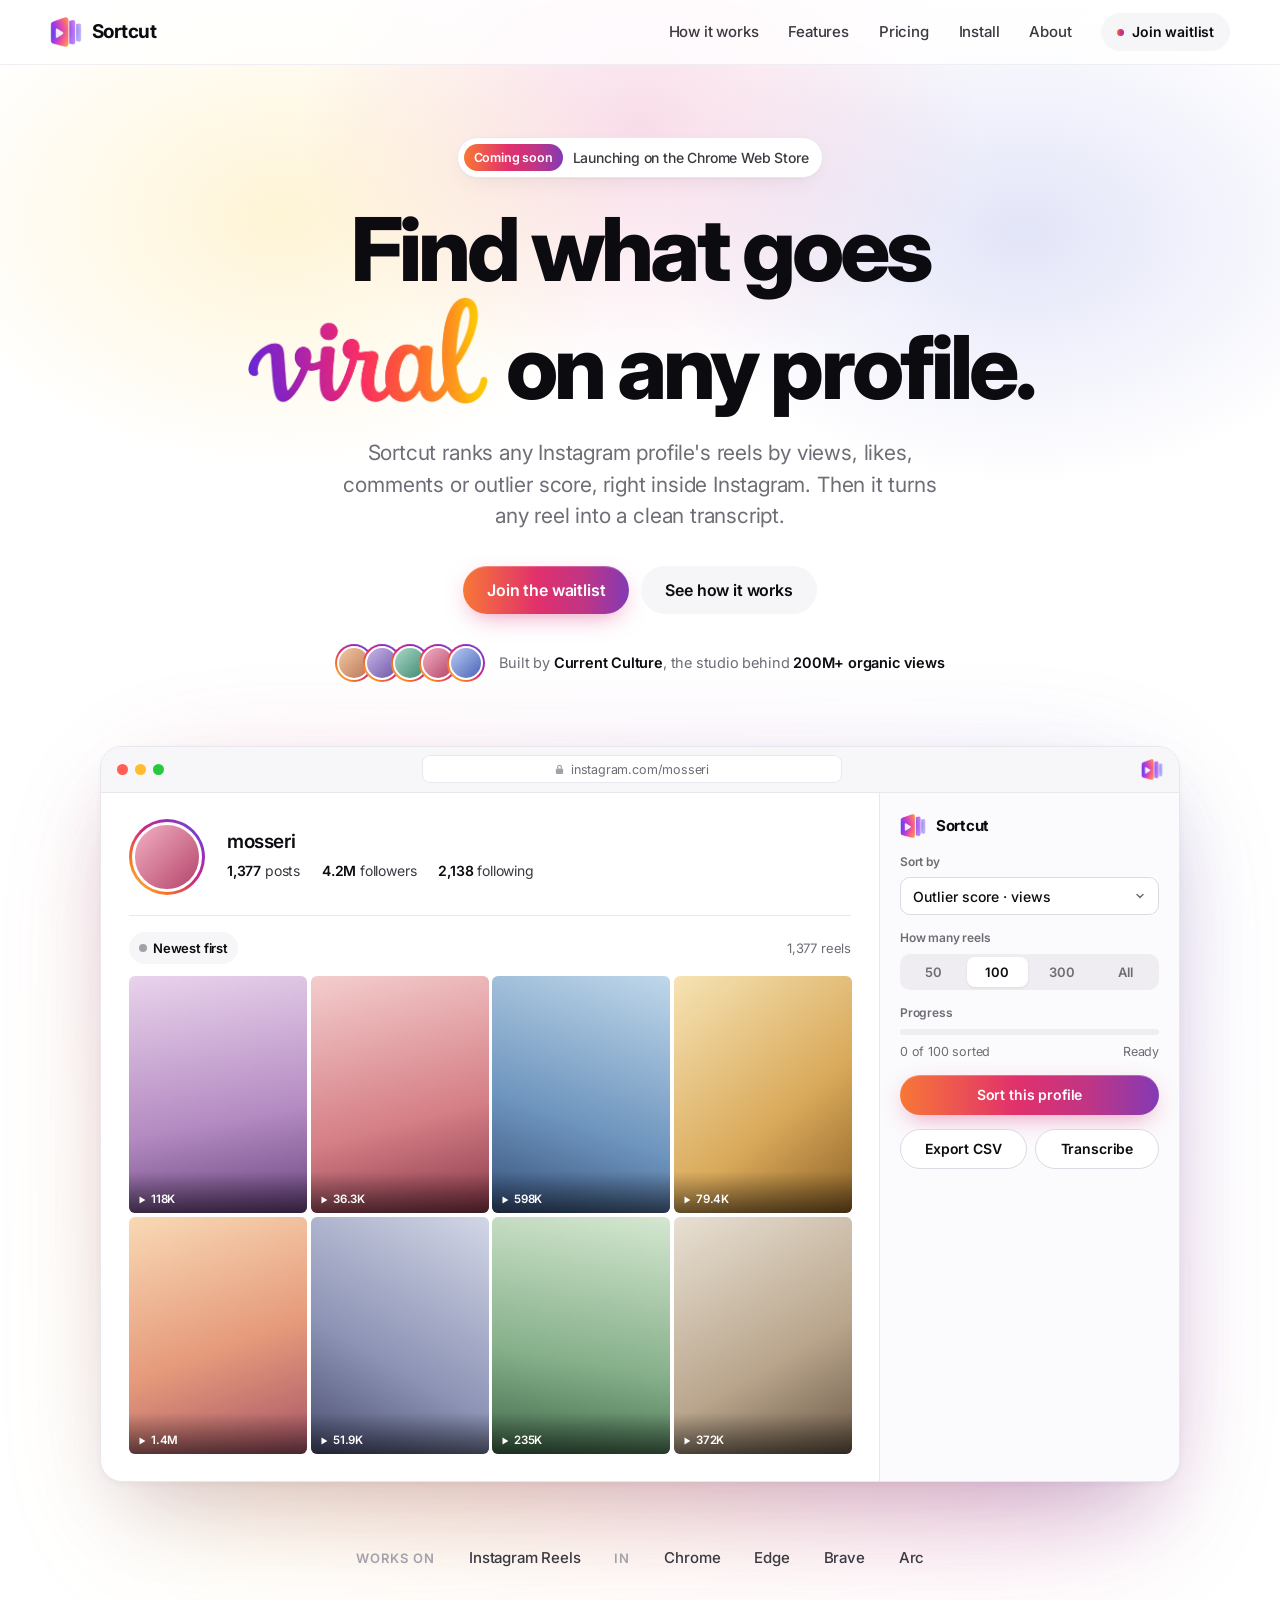
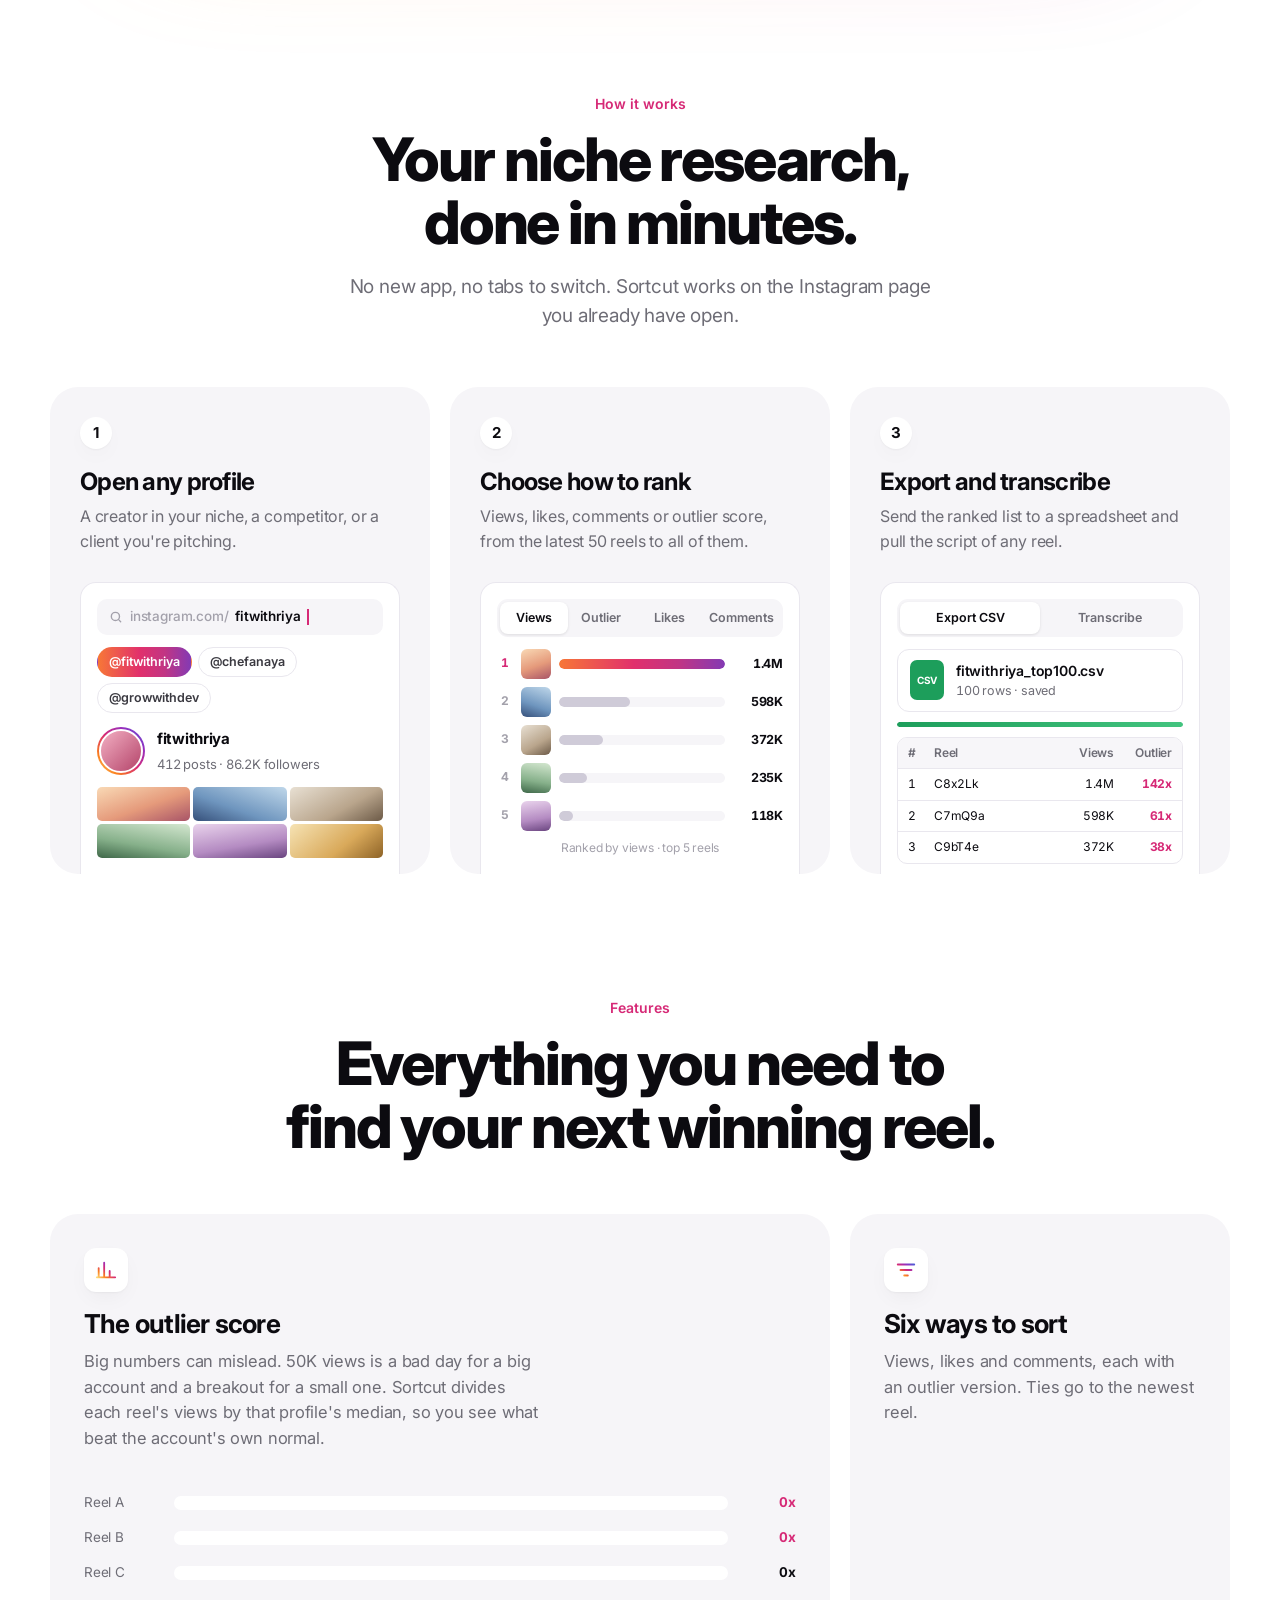
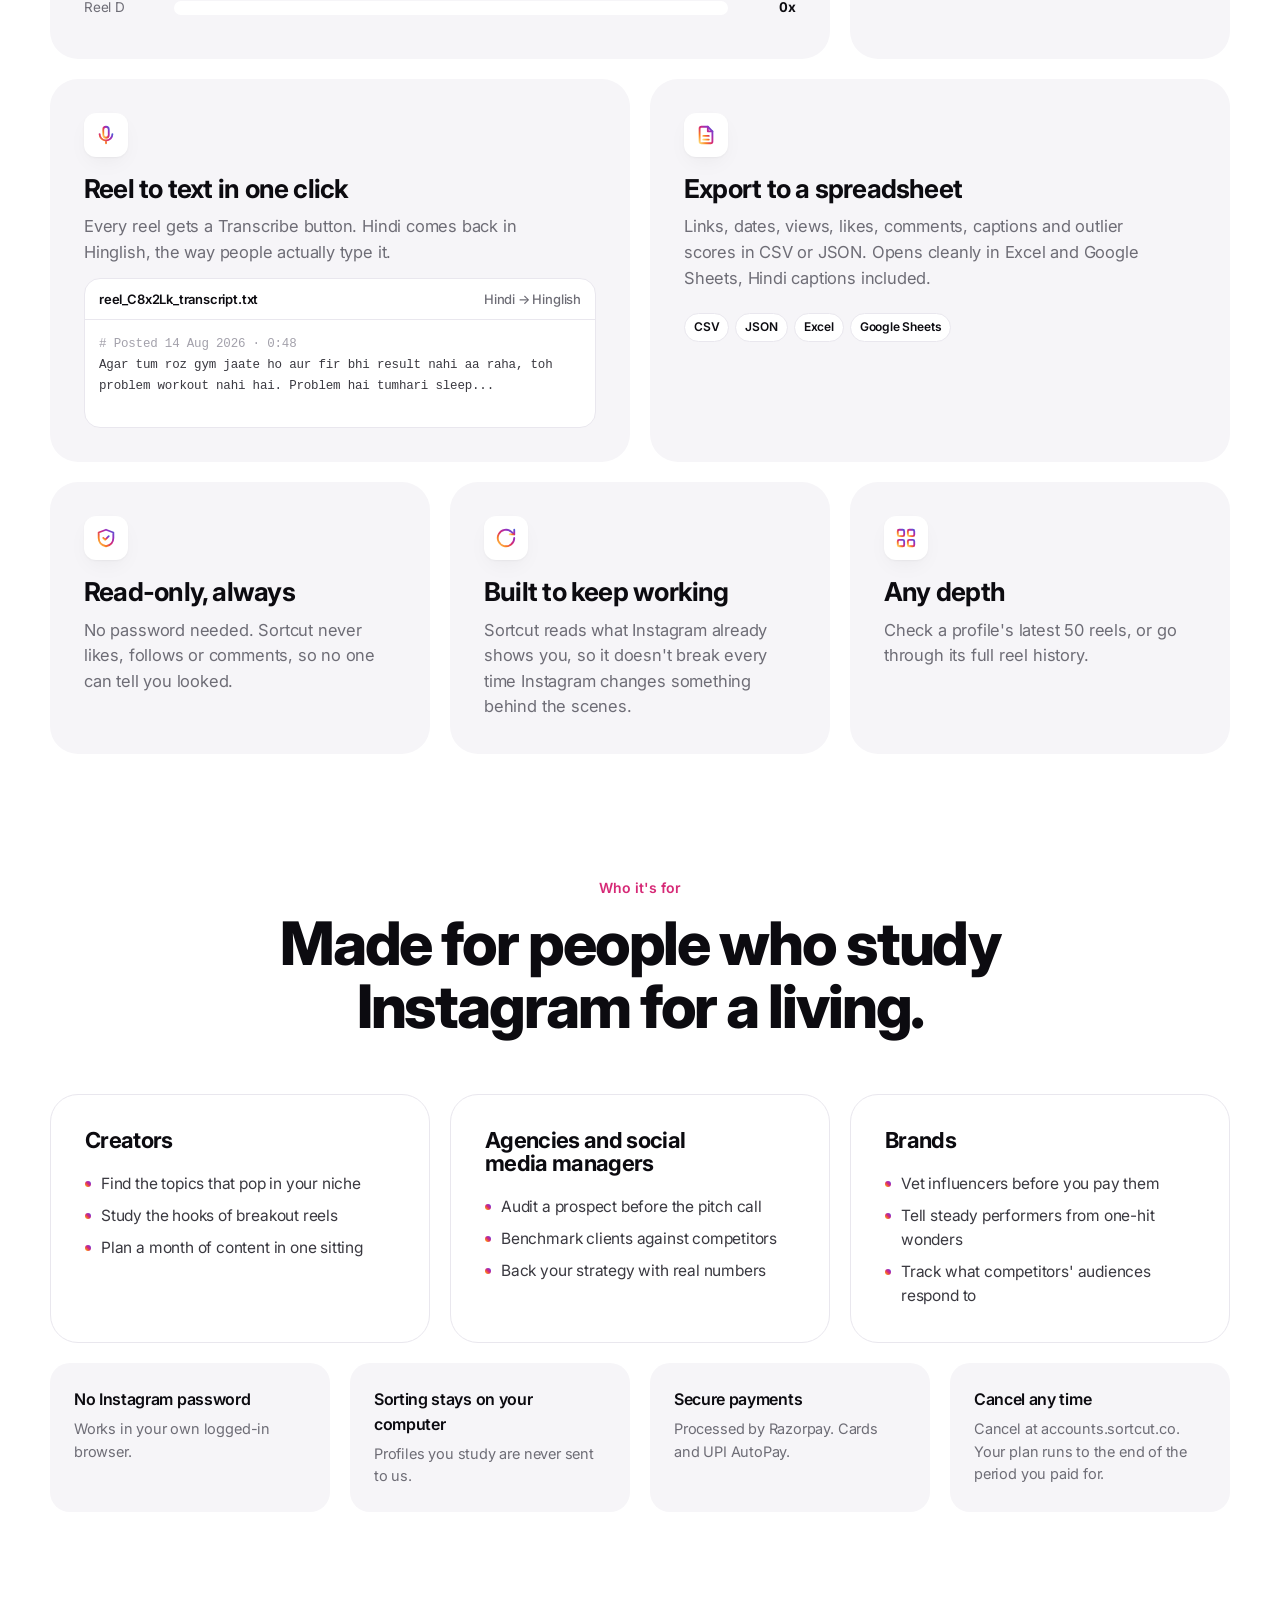
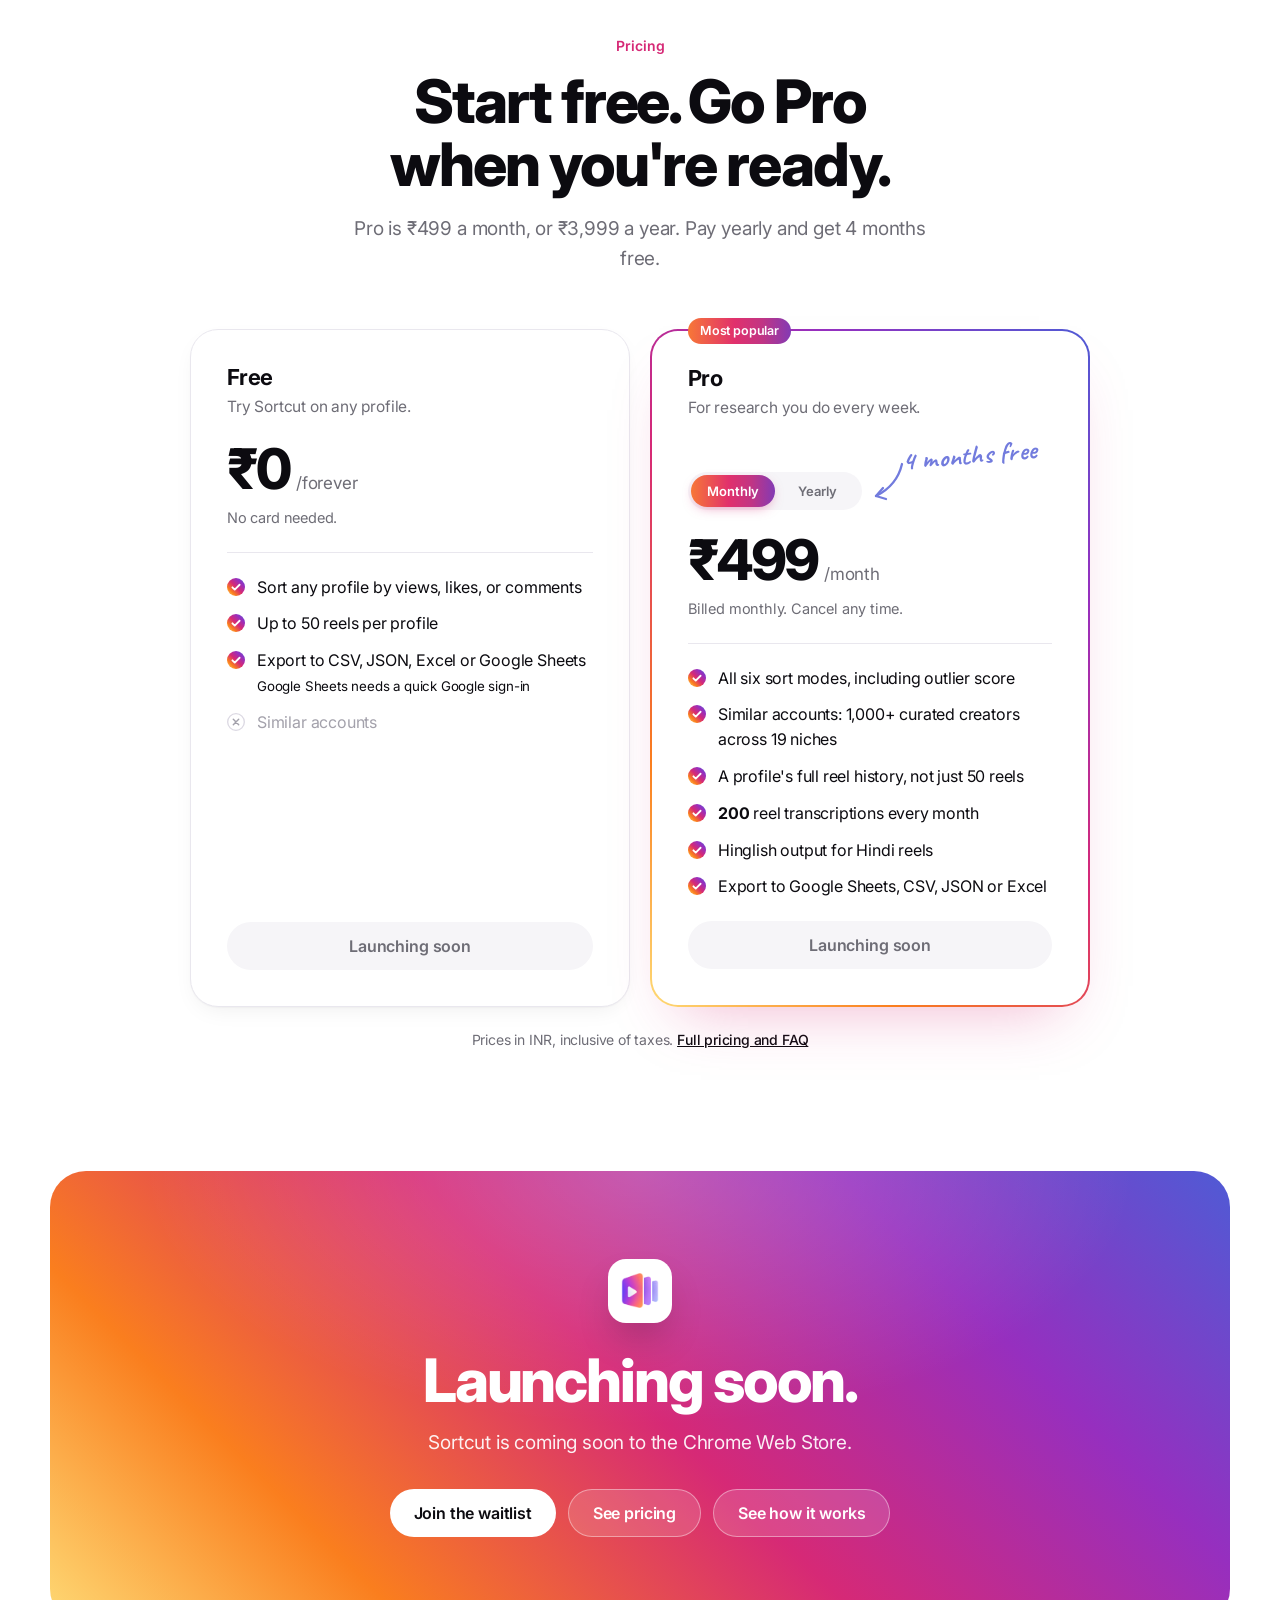
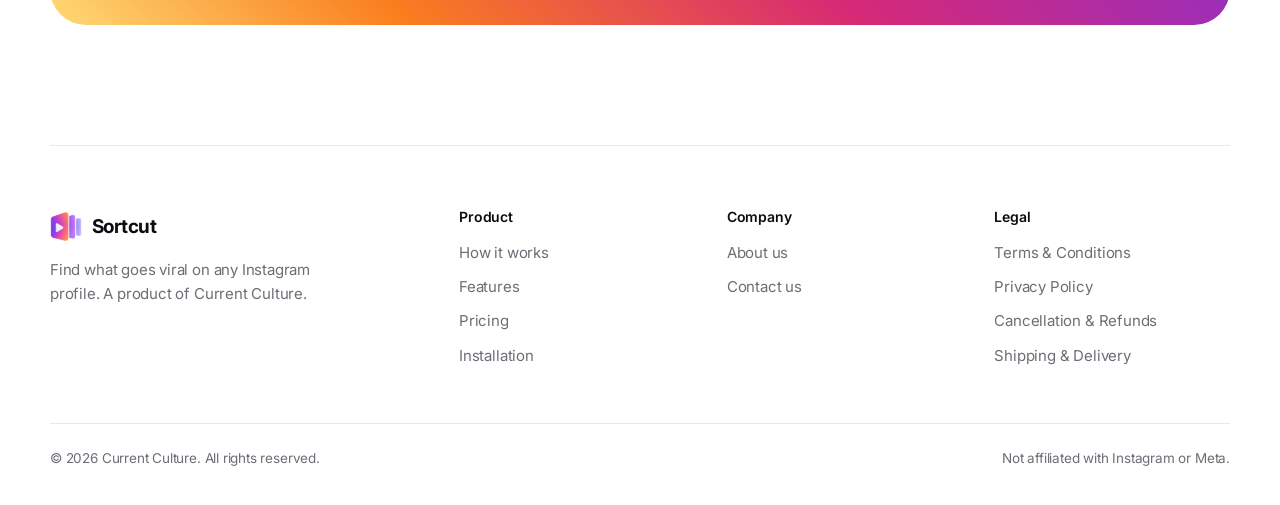
<file: index.html>
<!doctype html>
<html lang="en">
<head>
<meta charset="utf-8">
<meta name="viewport" content="width=device-width, initial-scale=1, viewport-fit=cover">
<title>Sortcut | Find what goes viral on any Instagram profile</title>
<meta name="description" content="Sortcut ranks any Instagram profile's reels by views, likes, comments and outlier score, and turns reels into transcripts. Launching soon on Chrome.">
<link rel="canonical" href="https://sortcut.co/">
<link rel="preconnect" href="https://fonts.googleapis.com">
<link rel="preconnect" href="https://fonts.gstatic.com" crossorigin>
<link rel="stylesheet" href="https://fonts.googleapis.com/css2?family=Inter:wght@400;500;600;700;800&display=swap">
<link rel="icon" href="favicon.ico" sizes="48x48">
<link rel="icon" type="image/png" href="img/favicon.png" sizes="192x192">
<link rel="apple-touch-icon" href="img/apple-touch-icon.png">
<link rel="stylesheet" href="css/styles.css">
</head>
<body>
<svg width="0" height="0" style="position:absolute" aria-hidden="true">
  <defs>
    <linearGradient id="igg" x1="0" y1="1" x2="1" y2="0">
      <stop offset="0" stop-color="#FEDA75"/><stop offset=".25" stop-color="#FA7E1E"/><stop offset=".5" stop-color="#D62976"/><stop offset=".75" stop-color="#962FBF"/><stop offset="1" stop-color="#4F5BD5"/>
    </linearGradient>
    <symbol id="mark" viewBox="0 0 20 20"><rect x="3" y="3" width="3.2" height="14" rx="1.6" fill="currentColor"/><rect x="8.4" y="6.5" width="3.2" height="10.5" rx="1.6" fill="currentColor" opacity=".85"/><rect x="13.8" y="10" width="3.2" height="7" rx="1.6" fill="currentColor" opacity=".7"/></symbol>
    <symbol id="check" viewBox="0 0 20 20"><circle cx="10" cy="10" r="10" fill="url(#igg)"/><path d="M6 10.3l2.6 2.6L14 7.5" fill="none" stroke="#fff" stroke-width="2" stroke-linecap="round" stroke-linejoin="round"/></symbol>
    <symbol id="play" viewBox="0 0 12 12"><path d="M3 1.8v8.4L10 6z" fill="currentColor"/></symbol>
  </defs>
</svg>
<header class="top">
  <div class="wrap">
    <a class="brand" href="index.html" aria-label="Sortcut home"><img class="logo" src="img/logo.png" alt="" width="32" height="32">Sortcut</a>
    <nav class="nav" aria-label="Main">
      <a class="hide-sm" href="index.html#how">How it works</a>
      <a class="hide-sm" href="index.html#features">Features</a>
      <a class="hide-sm" href="pricing.html">Pricing</a>
      <a class="hide-sm" href="install.html">Install</a>
      <a class="hide-sm" href="about.html">About</a>
      <a class="soon" href="join.html">Join waitlist</a>
    </nav>
  </div>
</header>
<main class="wrap">

  <section class="hero">
    <span class="launch"><b>Coming soon</b>Launching on the Chrome Web Store</span>
    <h1><span class="ln">Find what goes</span><span class="ln"><img class="viral-img" src="[data-uri]" width="987" height="446" alt="viral"> on any profile.</span></h1>
    <p class="lede">Sortcut ranks any Instagram profile's reels by views, likes, comments or outlier score, right inside Instagram. Then it turns any reel into a clean transcript.</p>
    <div class="ctas">
      <a class="btn btn-ig" href="join.html">Join the waitlist</a>
      <a class="btn btn-soft" href="index.html#how">See how it works</a>
    </div>
    <div class="proof">
      <div class="rings" aria-hidden="true"><div class="ring"><span class="a1"></span></div><div class="ring"><span class="a2"></span></div><div class="ring"><span class="a3"></span></div><div class="ring"><span class="a4"></span></div><div class="ring"><span class="a5"></span></div></div>
      <span>Built by <b>Current Culture</b>, the studio behind <b>200M+ organic views</b></span>
    </div>

    <div class="stage">
      <div class="window" aria-label="Interactive demo: Sortcut ranking an Instagram profile's reels by outlier score">
        <div class="chrome">
          <div class="dots"><i></i><i></i><i></i></div>
          <div class="url"><svg width="11" height="11" viewBox="0 0 12 12" aria-hidden="true"><rect x="2" y="5" width="8" height="6" rx="1.5" fill="#A3A1AB"/><path d="M4 5V3.6a2 2 0 014 0V5" fill="none" stroke="#A3A1AB" stroke-width="1.3"/></svg>instagram.com/mosseri</div>
          <button type="button" class="dlbtn" id="dl-btn" aria-label="Downloads" tabindex="-1"><svg width="16" height="16" viewBox="0 0 24 24" fill="none" stroke="currentColor" stroke-width="2.2" stroke-linecap="round" stroke-linejoin="round" aria-hidden="true"><path d="M12 4v11M6 10l6 6 6-6M4 20h16"/></svg><i class="dlbadge" id="dl-badge">0</i></button>
          <img class="ext" src="img/logo.png" alt="" width="22" height="22">
        </div>
        <div class="dlpop" id="dl-pop" aria-live="polite"><span class="ficon" id="dl-ico">CSV</span><span class="dlm"><span class="dln" id="dl-name">mosseri_top100.csv</span><span class="dls" id="dl-stat">Downloading…</span><span class="pbar"><i id="dl-bar"></i></span></span></div>
        <div class="cur" id="cur" aria-hidden="true"><svg viewBox="0 0 24 24" width="24" height="24"><path d="M5.5 3.2l13 9.3-6.2 1 3.4 6.4-2.6 1.4-3.4-6.5-4.2 4.6z" fill="#fff" stroke="#111" stroke-width="1.4" stroke-linejoin="round"/></svg></div>
        <div class="app">
          <div class="profile">
            <div class="ph">
              <div class="ring"><span class="a4"></span></div>
              <div>
                <h4>mosseri</h4>
                <div class="stats"><span><b>1,377</b> posts</span><span><b>4.2M</b> followers</span><span><b>2,138</b> following</span></div>
              </div>
            </div>
            <div class="sortbar">
              <span class="chip" id="demo-chip"><i></i><span id="demo-chip-t">Newest first</span></span>
              <span id="demo-info">1,377 reels</span>
            </div>
            <div class="grid" id="demo-grid">
              <div class="tile p5" data-rank="5" data-v="118000" data-l="9800" data-c="1200"><span class="rk">5</span><span class="ox">12x</span><span class="vw"><svg width="10" height="10" viewBox="0 0 12 12" aria-hidden="true"><path d="M3 1.8v8.4L10 6z" fill="#fff"/></svg>118K</span></div>
              <div class="tile p8" data-rank="8" data-v="36300" data-l="3300" data-c="95"><span class="rk">8</span><span class="ox">3.7x</span><span class="vw"><svg width="10" height="10" viewBox="0 0 12 12" aria-hidden="true"><path d="M3 1.8v8.4L10 6z" fill="#fff"/></svg>36.3K</span></div>
              <div class="tile p2" data-rank="2" data-v="598000" data-l="88000" data-c="1900"><span class="rk">2</span><span class="ox">61x</span><span class="vw"><svg width="10" height="10" viewBox="0 0 12 12" aria-hidden="true"><path d="M3 1.8v8.4L10 6z" fill="#fff"/></svg>598K</span></div>
              <div class="tile p6" data-rank="6" data-v="79400" data-l="14000" data-c="290"><span class="rk">6</span><span class="ox">8.1x</span><span class="vw"><svg width="10" height="10" viewBox="0 0 12 12" aria-hidden="true"><path d="M3 1.8v8.4L10 6z" fill="#fff"/></svg>79.4K</span></div>
              <div class="tile p1" data-rank="1" data-v="1400000" data-l="61000" data-c="640"><span class="rk">1</span><span class="ox">142x</span><span class="vw"><svg width="10" height="10" viewBox="0 0 12 12" aria-hidden="true"><path d="M3 1.8v8.4L10 6z" fill="#fff"/></svg>1.4M</span></div>
              <div class="tile p7" data-rank="7" data-v="51900" data-l="5100" data-c="180"><span class="rk">7</span><span class="ox">5.3x</span><span class="vw"><svg width="10" height="10" viewBox="0 0 12 12" aria-hidden="true"><path d="M3 1.8v8.4L10 6z" fill="#fff"/></svg>51.9K</span></div>
              <div class="tile p4" data-rank="4" data-v="235000" data-l="41000" data-c="410"><span class="rk">4</span><span class="ox">24x</span><span class="vw"><svg width="10" height="10" viewBox="0 0 12 12" aria-hidden="true"><path d="M3 1.8v8.4L10 6z" fill="#fff"/></svg>235K</span></div>
              <div class="tile p3" data-rank="3" data-v="372000" data-l="24000" data-c="3400"><span class="rk">3</span><span class="ox">38x</span><span class="vw"><svg width="10" height="10" viewBox="0 0 12 12" aria-hidden="true"><path d="M3 1.8v8.4L10 6z" fill="#fff"/></svg>372K</span></div>
            </div>
          </div>
          <aside class="panel">
            <div class="panel-h"><img class="logo" src="img/logo.png" alt="" width="26" height="26">Sortcut</div>
            <div class="field dd" id="dd"><span class="flabel" id="dd-l">Sort by</span>
              <button type="button" class="select" id="dd-btn" aria-haspopup="listbox" aria-expanded="false" aria-labelledby="dd-l dd-label"><span id="dd-label">Outlier score · views</span><svg class="chev" width="12" height="12" viewBox="0 0 12 12" aria-hidden="true"><path d="M3 4.5l3 3 3-3" fill="none" stroke="#6E6D76" stroke-width="1.5" stroke-linecap="round"/></svg></button>
              <div class="dd-menu" id="dd-menu" role="listbox" aria-label="Sort by">
                <div class="dd-g">Engagement</div>
                <button type="button" role="option" data-m="v">Views<small>Reels only</small></button>
                <button type="button" role="option" data-m="l">Likes</button>
                <button type="button" role="option" data-m="c">Comments</button>
                <div class="dd-g">Outlier score <span>vs this profile's median</span></div>
                <button type="button" role="option" data-m="ov" aria-selected="true">Outlier score · views<small>Reels only</small></button>
                <button type="button" role="option" data-m="ol">Outlier score · likes</button>
                <button type="button" role="option" data-m="oc">Outlier score · comments</button>
              </div>
            </div>
            <div class="field"><span class="flabel" id="seg-l">How many reels</span><div class="seg" role="group" aria-labelledby="seg-l"><button type="button" data-n="50">50</button><button type="button" data-n="100" class="on" aria-pressed="true">100</button><button type="button" data-n="300">300</button><button type="button" data-n="1377">All</button></div></div>
            <div class="field"><span class="flabel">Progress</span><div class="progress"><i id="demo-bar"></i></div><div class="pmeta"><span id="demo-count">0 of 100 sorted</span><span id="demo-state">Ready</span></div></div>
            <button type="button" class="btn btn-ig hint" id="demo-sort">Sort this profile</button>
            <div class="row2"><button type="button" class="btn" id="demo-csv">Export CSV</button><button type="button" class="btn" id="demo-txt">Transcribe</button></div>
          </aside>
        </div>
      </div>
    </div>

    <div class="works">
      <span class="lbl">Works on</span>
      <span class="w">Instagram Reels</span>
      <span class="lbl">In</span>
      <span class="w">Chrome</span><span class="w">Edge</span><span class="w">Brave</span><span class="w">Arc</span>
    </div>
  </section>

  <!-- how it works -->
  <section class="sec" id="how">
    <div class="sec-head">
      <span class="kicker">How it works</span>
      <h2>Your niche research, done in minutes.</h2>
      <p>No new app, no tabs to switch. Sortcut works on the Instagram page you already have open.</p>
    </div>
    <div class="steps">
      <div class="step">
        <span class="no">1</span>
        <h3>Open any profile</h3>
        <p>A creator in your niche, a competitor, or a client you're pitching.</p>
        <div class="vis" id="v1">
          <div class="srch"><svg width="14" height="14" viewBox="0 0 24 24" fill="none" stroke="#A3A1AB" stroke-width="2.4" stroke-linecap="round" aria-hidden="true"><circle cx="11" cy="11" r="7"/><path d="M20 20l-3.5-3.5"/></svg><span class="srch-at">instagram.com/</span><span id="v1-typed">fitwithriya</span><span class="caret" aria-hidden="true"></span></div>
          <div class="pills" role="group" aria-label="Pick a profile">
            <button type="button" data-p="0" class="on" aria-pressed="true">@fitwithriya</button>
            <button type="button" data-p="1">@chefanaya</button>
            <button type="button" data-p="2">@growwithdev</button>
          </div>
          <div class="mp">
            <div class="ring" id="v1-ring"><span class="a4" id="v1-av"></span></div>
            <div class="mp-t" id="v1-t"><b id="v1-name">fitwithriya</b><span id="v1-stats">412 posts · 86.2K followers</span></div>
          </div>
          <div class="v1-grid" id="v1-grid"><i class="p1"></i><i class="p2"></i><i class="p3"></i><i class="p4"></i><i class="p5"></i><i class="p6"></i></div>
        </div>
      </div>
      <div class="step">
        <span class="no">2</span>
        <h3>Choose how to rank</h3>
        <p>Views, likes, comments or outlier score, from the latest 50 reels to all of them.</p>
        <div class="vis" id="v2">
          <div class="mseg" role="group" aria-label="Rank by">
            <span class="mseg-ind" id="v2-ind" aria-hidden="true"></span>
            <button type="button" data-m="v" class="on" aria-pressed="true">Views</button>
            <button type="button" data-m="o">Outlier</button>
            <button type="button" data-m="l">Likes</button>
            <button type="button" data-m="c">Comments</button>
          </div>
          <div class="rank" id="v2-rank"></div>
          <p class="v2-note" id="v2-note">Ranked by views · top 5 reels</p>
        </div>
      </div>
      <div class="step">
        <span class="no">3</span>
        <h3>Export and transcribe</h3>
        <p>Send the ranked list to a spreadsheet and pull the script of any reel.</p>
        <div class="vis" id="v3">
          <div class="mseg two" role="group" aria-label="Choose output">
            <span class="mseg-ind" id="v3-ind" aria-hidden="true"></span>
            <button type="button" data-t="csv" class="on" aria-pressed="true">Export CSV</button>
            <button type="button" data-t="txt">Transcribe</button>
          </div>
          <div class="pane" id="v3-csv">
            <div class="file"><span class="ficon" style="background:#1D9E5B">CSV</span><span class="fmeta">fitwithriya_top100.csv<small id="v3-csv-s">100 rows · saved</small></span></div>
            <div class="pbar"><i id="v3-csv-bar" style="width:100%"></i></div>
            <div class="sheet" id="v3-sheet">
              <div class="sr sh"><span>#</span><span>Reel</span><span>Views</span><span>Outlier</span></div>
              <div class="sr"><span>1</span><span>C8x2Lk</span><span>1.4M</span><span class="hot">142x</span></div>
              <div class="sr"><span>2</span><span>C7mQ9a</span><span>598K</span><span class="hot">61x</span></div>
              <div class="sr"><span>3</span><span>C9bT4e</span><span>372K</span><span class="hot">38x</span></div>
            </div>
          </div>
          <div class="pane" id="v3-txt" hidden>
            <div class="file"><span class="ficon" style="background:var(--ig-btn)">TXT</span><span class="fmeta">reel_C8x2Lk_transcript.txt<small id="v3-txt-s">Hindi → Hinglish · 0:48</small></span></div>
            <div class="wave" id="v3-wave" aria-hidden="true"></div>
            <p class="tline" id="v3-line">Agar tum roz gym jaate ho aur fir bhi result nahi aa raha, toh problem workout nahi hai. Problem hai tumhari sleep.</p>
          </div>
        </div>
      </div>
    </div>
  </section>

  <!-- features -->
  <section class="sec" id="features">
    <div class="sec-head">
      <span class="kicker">Features</span>
      <h2>Everything you need to find your next winning reel.</h2>
    </div>
    <div class="bento">
      <div class="card span-4">
        <span class="ico"><svg width="22" height="22" viewBox="0 0 24 24" fill="none" stroke="url(#igg)" stroke-width="2" stroke-linecap="round"><path d="M4 20V10M10 20V4M16 20v-7M22 20H2"/></svg></span>
        <h3>The outlier score</h3>
        <p>Big numbers can mislead. 50K views is a bad day for a big account and a breakout for a small one. Sortcut divides each reel's views by that profile's median, so you see what beat the account's own normal.</p>
        <div class="chart" id="oc" aria-label="Example: reels compared to a profile median of 9.8K views">
          <div class="chart-row hot"><span class="lbl">Reel A</span><span class="track"><span class="cbar" style="width:100%"></span></span><span class="val">142x</span></div>
          <div class="chart-row hot"><span class="lbl">Reel B</span><span class="track"><span class="cbar" style="width:43%"></span></span><span class="val">61x</span></div>
          <div class="chart-row"><span class="lbl">Reel C</span><span class="track"><span class="cbar" style="width:8.5%"></span></span><span class="val">12x</span></div>
          <div class="chart-row"><span class="lbl">Reel D</span><span class="track"><span class="cbar" style="width:1.5%"></span></span><span class="val">2.1x</span></div>
        </div>
      </div>
      <div class="card span-2">
        <span class="ico"><svg width="22" height="22" viewBox="0 0 24 24" fill="none" stroke="url(#igg)" stroke-width="2" stroke-linecap="round" stroke-linejoin="round"><path d="M3 6h18M6 12h12M10 18h4"/></svg></span>
        <h3>Six ways to sort</h3>
        <p>Views, likes and comments, each with an outlier version. Ties go to the newest reel.</p>
      </div>
      <div class="card span-3">
        <span class="ico"><svg width="22" height="22" viewBox="0 0 24 24" fill="none" stroke="url(#igg)" stroke-width="2" stroke-linecap="round" stroke-linejoin="round"><path d="M12 3a3 3 0 00-3 3v6a3 3 0 006 0V6a3 3 0 00-3-3z"/><path d="M19 11a7 7 0 01-14 0M12 18v3"/></svg></span>
        <h3>Reel to text in one click</h3>
        <p>Every reel gets a Transcribe button. Hindi comes back in Hinglish, the way people actually type it.</p>
        <div class="txt" aria-label="Example transcript file">
          <div class="txt-h"><span class="txt-f" id="tx-f">reel_C8x2Lk_transcript.txt</span><span class="txt-l" id="tx-l">Hindi → Hinglish</span></div>
          <div class="txt-b" id="tx-b"><span class="meta" id="tx-m"># Posted 14 Aug 2026 · 0:48</span><br><span id="tx-t">Agar tum roz gym jaate ho aur fir bhi result nahi aa raha, toh problem workout nahi hai. Problem hai tumhari sleep...</span></div>
        </div>
      </div>
      <div class="card span-3">
        <span class="ico"><svg width="22" height="22" viewBox="0 0 24 24" fill="none" stroke="url(#igg)" stroke-width="2" stroke-linecap="round" stroke-linejoin="round"><path d="M14 3H7a2 2 0 00-2 2v14a2 2 0 002 2h10a2 2 0 002-2V8z"/><path d="M14 3v5h5M9 13h6M9 17h6"/></svg></span>
        <h3>Export to a spreadsheet</h3>
        <p>Links, dates, views, likes, comments, captions and outlier scores in CSV or JSON. Opens cleanly in Excel and Google Sheets, Hindi captions included.</p>
        <div class="lang"><span>CSV</span><span>JSON</span><span>Excel</span><span>Google Sheets</span></div>
      </div>
      <div class="card span-2">
        <span class="ico"><svg width="22" height="22" viewBox="0 0 24 24" fill="none" stroke="url(#igg)" stroke-width="2" stroke-linecap="round" stroke-linejoin="round"><path d="M12 3l8 3v6c0 5-3.5 8-8 9-4.5-1-8-4-8-9V6z"/><path d="M9 12l2 2 4-4"/></svg></span>
        <h3>Read-only, always</h3>
        <p>No password needed. Sortcut never likes, follows or comments, so no one can tell you looked.</p>
      </div>
      <div class="card span-2">
        <span class="ico"><svg width="22" height="22" viewBox="0 0 24 24" fill="none" stroke="url(#igg)" stroke-width="2" stroke-linecap="round" stroke-linejoin="round"><path d="M21 12a9 9 0 11-3-6.7L21 8"/><path d="M21 3v5h-5"/></svg></span>
        <h3>Built to keep working</h3>
        <p>Sortcut reads what Instagram already shows you, so it doesn't break every time Instagram changes something behind the scenes.</p>
      </div>
      <div class="card span-2">
        <span class="ico"><svg width="22" height="22" viewBox="0 0 24 24" fill="none" stroke="url(#igg)" stroke-width="2" stroke-linecap="round" stroke-linejoin="round"><rect x="3" y="3" width="7" height="7" rx="1.5"/><rect x="14" y="3" width="7" height="7" rx="1.5"/><rect x="3" y="14" width="7" height="7" rx="1.5"/><rect x="14" y="14" width="7" height="7" rx="1.5"/></svg></span>
        <h3>Any depth</h3>
        <p>Check a profile's latest 50 reels, or go through its full reel history.</p>
      </div>
    </div>
  </section>

  <!-- audience -->
  <section class="sec">
    <div class="sec-head">
      <span class="kicker">Who it's for</span>
      <h2>Made for people who study Instagram for a living.</h2>
    </div>
    <div class="aud">
      <div class="card"><h3>Creators</h3><ul><li>Find the topics that pop in your niche</li><li>Study the hooks of breakout reels</li><li>Plan a month of content in one sitting</li></ul></div>
      <div class="card"><h3>Agencies and social media managers</h3><ul><li>Audit a prospect before the pitch call</li><li>Benchmark clients against competitors</li><li>Back your strategy with real numbers</li></ul></div>
      <div class="card"><h3>Brands</h3><ul><li>Vet influencers before you pay them</li><li>Tell steady performers from one-hit wonders</li><li>Track what competitors' audiences respond to</li></ul></div>
    </div>
    <div class="trust">
      <div><b>No Instagram password</b><span>Works in your own logged-in browser.</span></div>
      <div><b>Sorting stays on your computer</b><span>Profiles you study are never sent to us.</span></div>
      <div><b>Secure payments</b><span>Processed by Razorpay. Cards and UPI AutoPay.</span></div>
      <div><b>Cancel any time</b><span>Cancel at accounts.sortcut.co. Your plan runs to the end of the period you paid for.</span></div>
    </div>
  </section>

  <!-- pricing teaser on home -->
  <section class="sec" id="plans">
    <div class="sec-head">
      <span class="kicker">Pricing</span>
      <h2>Start free. Go Pro when you're ready.</h2>
      <p>Pro is ₹499 a month, or ₹3,999 a year. Pay yearly and get 4 months free.</p>
    </div>
    <div class="plans">
  <div class="plan">
    <div><h3>Free</h3><p class="for">Try Sortcut on any profile.</p></div>
    <div class="price"><strong>₹0</strong><span>/forever</span></div>
    <p class="pnote">No card needed.</p>
    <ul>
      <li><svg class="ic" width="18" height="18" viewBox="0 0 20 20" aria-hidden="true"><circle cx="10" cy="10" r="10" fill="url(#igg)"/><path d="M6 10.3l2.6 2.6L14 7.5" fill="none" stroke="#fff" stroke-width="2" stroke-linecap="round" stroke-linejoin="round"/></svg>Sort any profile by views, likes, or comments</li>
      <li><svg class="ic" width="18" height="18" viewBox="0 0 20 20" aria-hidden="true"><circle cx="10" cy="10" r="10" fill="url(#igg)"/><path d="M6 10.3l2.6 2.6L14 7.5" fill="none" stroke="#fff" stroke-width="2" stroke-linecap="round" stroke-linejoin="round"/></svg>Up to 50 reels per profile</li>
      <li><svg class="ic" width="18" height="18" viewBox="0 0 20 20" aria-hidden="true"><circle cx="10" cy="10" r="10" fill="url(#igg)"/><path d="M6 10.3l2.6 2.6L14 7.5" fill="none" stroke="#fff" stroke-width="2" stroke-linecap="round" stroke-linejoin="round"/></svg><span>Export to CSV, JSON, Excel or Google Sheets<br><small>Google Sheets needs a quick Google sign-in</small></span></li>
      <li class="no"><svg class="ic" width="18" height="18" viewBox="0 0 20 20" aria-hidden="true"><circle cx="10" cy="10" r="9.25" fill="none" stroke="#DCD9E3" stroke-width="1.5"/><path d="M7 7l6 6M13 7l-6 6" stroke="#A3A1AB" stroke-width="1.6" stroke-linecap="round"/></svg>Similar accounts</li>
    </ul>
    <span class="btn btn-soft btn-soon">Launching soon</span>
  </div>
  <div class="plan best pro" data-billing="m">
    <span class="badge"><span data-only="m">Most popular</span><span data-only="y">Best value · 4 months free</span></span>
    <div><h3>Pro</h3><p class="for">For research you do every week.</p></div>
    <div class="bill-row">
      <div class="bill" role="group" aria-label="Billing period">
        <button type="button" data-b="m" aria-pressed="true">Monthly</button>
        <button type="button" data-b="y" aria-pressed="false">Yearly</button>
      </div>
      <span class="gift" aria-hidden="true">
        <svg class="gift-arrow ga-desk" viewBox="0 0 64 52" width="64" height="52" fill="none" stroke="currentColor" stroke-width="2.3" stroke-linecap="round" stroke-linejoin="round"><path class="ga-line" d="M50 4C47 17 40 28 24 36"/><path d="M31 28l-7 8 10 3"/></svg>
        <svg class="gift-arrow ga-mob" viewBox="0 0 48 44" width="48" height="44" fill="none" stroke="currentColor" stroke-width="2.3" stroke-linecap="round" stroke-linejoin="round"><path class="ga-line" d="M44 40C32 38 22 32 16 16"/><path d="M9 22l7-7 8 6"/></svg>
        <span class="gift-txt"><span class="gt-in">4 months free</span><svg class="gift-ul" viewBox="0 0 120 10" preserveAspectRatio="none"><path d="M2 7C30 2 62 9 118 4"/></svg></span>
      </span>
    </div>
    <div class="price" data-only="m"><strong>₹499</strong><span>/month</span></div>
    <div class="price" data-only="y"><strong>₹3,999</strong><span>/year</span></div>
    <p class="pnote" data-only="m">Billed monthly. Cancel any time.</p>
    <p class="pnote" data-only="y">₹333 a month. <b>Pay for 8 months, get 12.</b></p>
    <ul>
      <li><svg class="ic" width="18" height="18" viewBox="0 0 20 20" aria-hidden="true"><circle cx="10" cy="10" r="10" fill="url(#igg)"/><path d="M6 10.3l2.6 2.6L14 7.5" fill="none" stroke="#fff" stroke-width="2" stroke-linecap="round" stroke-linejoin="round"/></svg>All six sort modes, including outlier score</li>
      <li><svg class="ic" width="18" height="18" viewBox="0 0 20 20" aria-hidden="true"><circle cx="10" cy="10" r="10" fill="url(#igg)"/><path d="M6 10.3l2.6 2.6L14 7.5" fill="none" stroke="#fff" stroke-width="2" stroke-linecap="round" stroke-linejoin="round"/></svg>Similar accounts: 1,000+ curated creators across 19 niches</li>
      <li><svg class="ic" width="18" height="18" viewBox="0 0 20 20" aria-hidden="true"><circle cx="10" cy="10" r="10" fill="url(#igg)"/><path d="M6 10.3l2.6 2.6L14 7.5" fill="none" stroke="#fff" stroke-width="2" stroke-linecap="round" stroke-linejoin="round"/></svg>A profile's full reel history, not just 50 reels</li>
      <li data-only="m"><svg class="ic" width="18" height="18" viewBox="0 0 20 20" aria-hidden="true"><circle cx="10" cy="10" r="10" fill="url(#igg)"/><path d="M6 10.3l2.6 2.6L14 7.5" fill="none" stroke="#fff" stroke-width="2" stroke-linecap="round" stroke-linejoin="round"/></svg><span><b>200</b> reel transcriptions every month</span></li>
      <li data-only="y"><svg class="ic" width="18" height="18" viewBox="0 0 20 20" aria-hidden="true"><circle cx="10" cy="10" r="10" fill="url(#igg)"/><path d="M6 10.3l2.6 2.6L14 7.5" fill="none" stroke="#fff" stroke-width="2" stroke-linecap="round" stroke-linejoin="round"/></svg><span><b>3,000</b> reel transcriptions for the year, use them any time</span></li>
      <li><svg class="ic" width="18" height="18" viewBox="0 0 20 20" aria-hidden="true"><circle cx="10" cy="10" r="10" fill="url(#igg)"/><path d="M6 10.3l2.6 2.6L14 7.5" fill="none" stroke="#fff" stroke-width="2" stroke-linecap="round" stroke-linejoin="round"/></svg>Hinglish output for Hindi reels</li>
      <li><svg class="ic" width="18" height="18" viewBox="0 0 20 20" aria-hidden="true"><circle cx="10" cy="10" r="10" fill="url(#igg)"/><path d="M6 10.3l2.6 2.6L14 7.5" fill="none" stroke="#fff" stroke-width="2" stroke-linecap="round" stroke-linejoin="round"/></svg>Export to Google Sheets, CSV, JSON or Excel</li>
    </ul>
    <span class="btn btn-soft btn-soon">Launching soon</span>
  </div>
</div>
    <p class="fine">Prices in INR, inclusive of taxes. <a href="pricing.html">Full pricing and FAQ</a></p>
  </section>

  <section class="final">
    <span class="logo" style="display:grid"><img src="img/logo.png" alt="" width="38" height="38"></span>
    <h2>Launching soon.</h2>
    <p>Sortcut is coming soon to the Chrome Web Store.</p>
    <div class="ctas"><a class="btn btn-white" href="join.html">Join the waitlist</a><a class="btn btn-line" href="pricing.html">See pricing</a><a class="btn btn-line" href="index.html#how">See how it works</a></div>
  </section>

</main>

<footer class="wrap">
  <div class="foot">
    <div>
      <a class="brand" href="index.html"><img class="logo" src="img/logo.png" alt="" width="32" height="32">Sortcut</a>
      <p class="about">Find what goes viral on any Instagram profile. A product of Current Culture.</p>
    </div>
    <div><h4>Product</h4><ul><li><a href="index.html#how">How it works</a></li><li><a href="index.html#features">Features</a></li><li><a href="pricing.html">Pricing</a></li><li><a href="install.html">Installation</a></li></ul></div>
    <div><h4>Company</h4><ul><li><a href="about.html">About us</a></li><li><a href="contact.html">Contact us</a></li></ul></div>
    <div><h4>Legal</h4><ul><li><a href="terms.html">Terms &amp; Conditions</a></li><li><a href="privacy.html">Privacy Policy</a></li><li><a href="refund-policy.html">Cancellation &amp; Refunds</a></li><li><a href="shipping-policy.html">Shipping &amp; Delivery</a></li></ul></div>
  </div>
  <div class="legal"><span>© 2026 Current Culture. All rights reserved.</span><span>Not affiliated with Instagram or Meta.</span></div>
</footer>
<script src="js/main.js"></script>
</body>
</html>
</file>
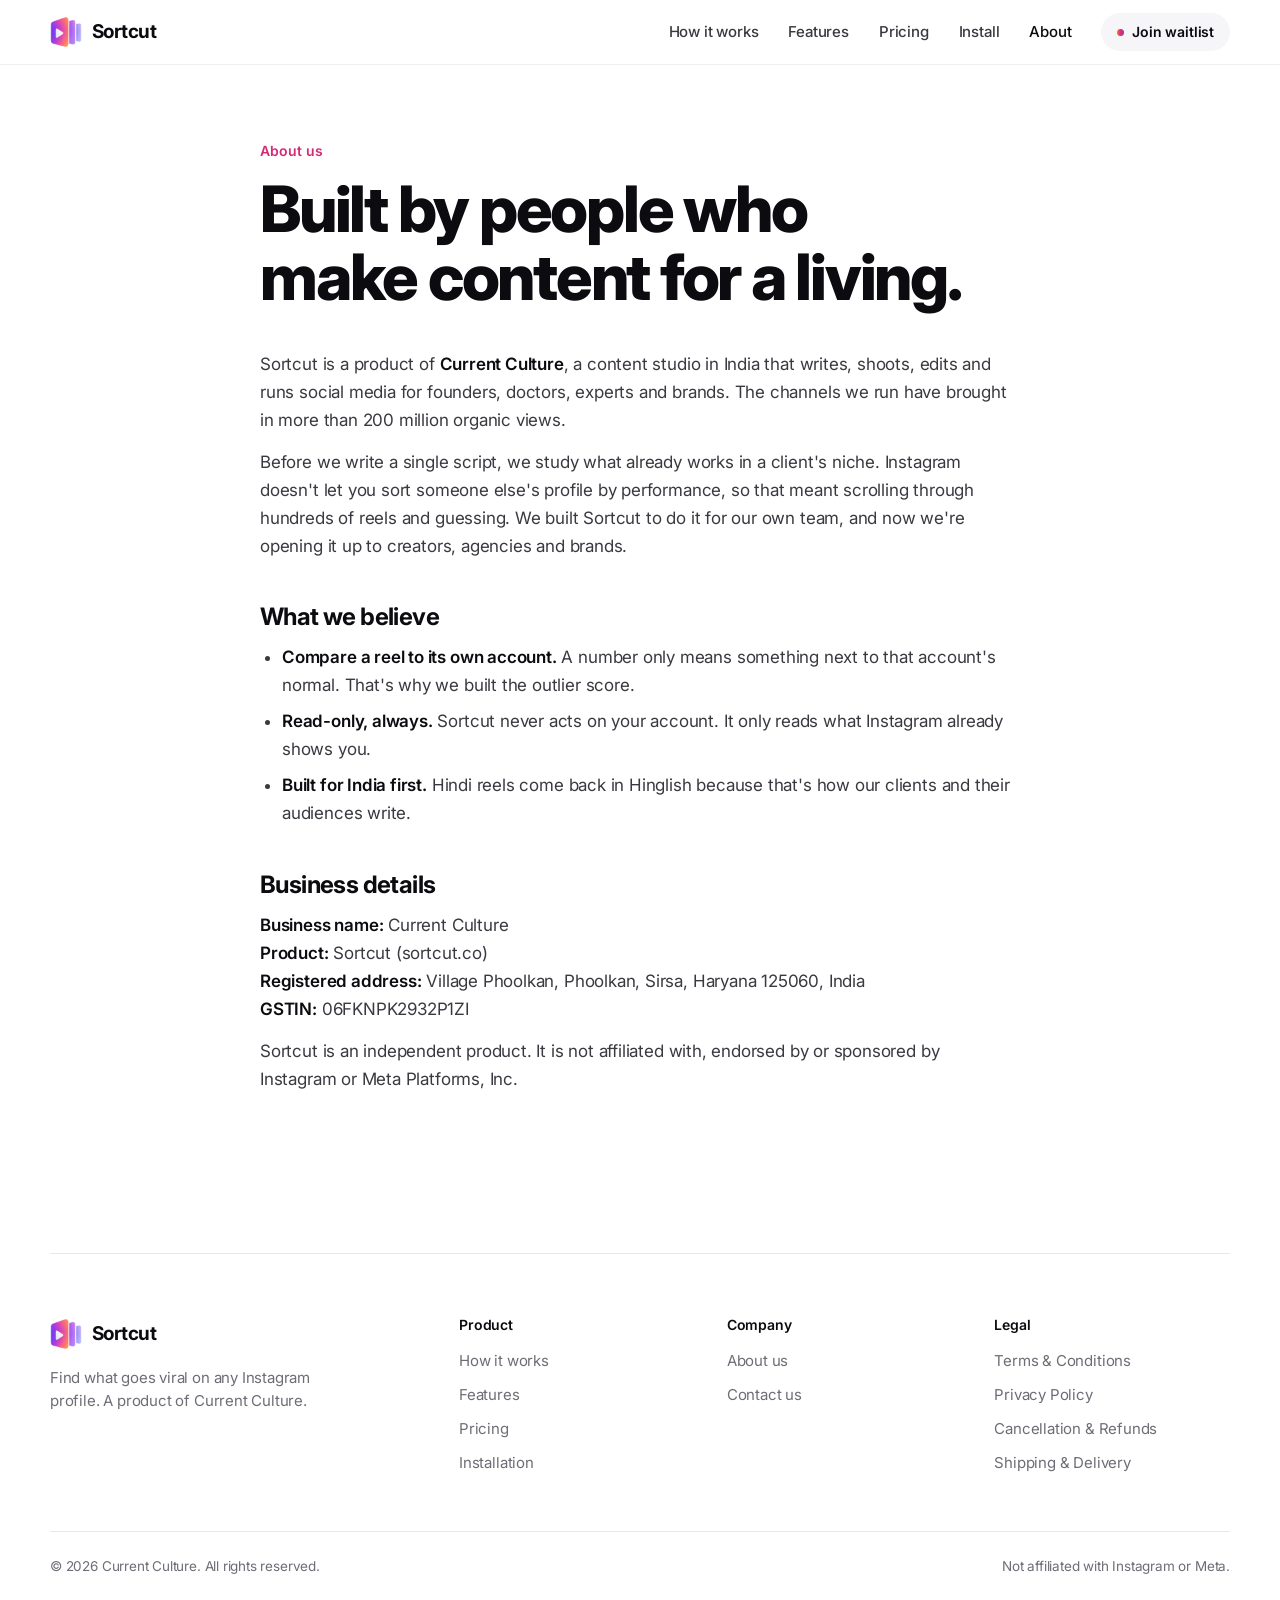
<file: about.html>
<!doctype html>
<html lang="en">
<head>
<meta charset="utf-8">
<meta name="viewport" content="width=device-width, initial-scale=1, viewport-fit=cover">
<title>About us | Sortcut</title>
<meta name="description" content="Sortcut is built by Current Culture, a content studio in India.">
<link rel="canonical" href="https://sortcut.co/about.html">
<link rel="preconnect" href="https://fonts.googleapis.com">
<link rel="preconnect" href="https://fonts.gstatic.com" crossorigin>
<link rel="stylesheet" href="https://fonts.googleapis.com/css2?family=Inter:wght@400;500;600;700;800&display=swap">
<link rel="icon" href="favicon.ico" sizes="48x48">
<link rel="icon" type="image/png" href="img/favicon.png" sizes="192x192">
<link rel="apple-touch-icon" href="img/apple-touch-icon.png">
<link rel="stylesheet" href="css/styles.css">
</head>
<body>
<svg width="0" height="0" style="position:absolute" aria-hidden="true">
  <defs>
    <linearGradient id="igg" x1="0" y1="1" x2="1" y2="0">
      <stop offset="0" stop-color="#FEDA75"/><stop offset=".25" stop-color="#FA7E1E"/><stop offset=".5" stop-color="#D62976"/><stop offset=".75" stop-color="#962FBF"/><stop offset="1" stop-color="#4F5BD5"/>
    </linearGradient>
    <symbol id="mark" viewBox="0 0 20 20"><rect x="3" y="3" width="3.2" height="14" rx="1.6" fill="currentColor"/><rect x="8.4" y="6.5" width="3.2" height="10.5" rx="1.6" fill="currentColor" opacity=".85"/><rect x="13.8" y="10" width="3.2" height="7" rx="1.6" fill="currentColor" opacity=".7"/></symbol>
    <symbol id="check" viewBox="0 0 20 20"><circle cx="10" cy="10" r="10" fill="url(#igg)"/><path d="M6 10.3l2.6 2.6L14 7.5" fill="none" stroke="#fff" stroke-width="2" stroke-linecap="round" stroke-linejoin="round"/></symbol>
    <symbol id="play" viewBox="0 0 12 12"><path d="M3 1.8v8.4L10 6z" fill="currentColor"/></symbol>
  </defs>
</svg>
<header class="top">
  <div class="wrap">
    <a class="brand" href="index.html" aria-label="Sortcut home"><img class="logo" src="img/logo.png" alt="" width="32" height="32">Sortcut</a>
    <nav class="nav" aria-label="Main">
      <a class="hide-sm" href="index.html#how">How it works</a>
      <a class="hide-sm" href="index.html#features">Features</a>
      <a class="hide-sm" href="pricing.html">Pricing</a>
      <a class="hide-sm" href="install.html">Install</a>
      <a class="hide-sm" href="about.html" aria-current="page">About</a>
      <a class="soon" href="join.html">Join waitlist</a>
    </nav>
  </div>
</header>
<main class="wrap">

  <article class="doc">
    <div class="doc-head"><span class="kicker">About us</span><h1>Built by people who make content for a living.</h1></div>
    <div class="doc-body">
      <p>Sortcut is a product of <strong>Current Culture</strong>, a content studio in India that writes, shoots, edits and runs social media for founders, doctors, experts and brands. The channels we run have brought in more than 200 million organic views.</p>
      <p>Before we write a single script, we study what already works in a client's niche. Instagram doesn't let you sort someone else's profile by performance, so that meant scrolling through hundreds of reels and guessing. We built Sortcut to do it for our own team, and now we're opening it up to creators, agencies and brands.</p>
      <h2>What we believe</h2>
      <ul>
        <li><strong>Compare a reel to its own account.</strong> A number only means something next to that account's normal. That's why we built the outlier score.</li>
        <li><strong>Read-only, always.</strong> Sortcut never acts on your account. It only reads what Instagram already shows you.</li>
        <li><strong>Built for India first.</strong> Hindi reels come back in Hinglish because that's how our clients and their audiences write.</li>
      </ul>
      <h2>Business details</h2>
      <p><strong>Business name:</strong> Current Culture<br>
      <strong>Product:</strong> Sortcut (sortcut.co)<br>
      <strong>Registered address:</strong> Village Phoolkan, Phoolkan, Sirsa, Haryana 125060, India<br>
      <strong>GSTIN:</strong> 06FKNPK2932P1ZI</p>
      <p>Sortcut is an independent product. It is not affiliated with, endorsed by or sponsored by Instagram or Meta Platforms, Inc.</p>
    </div>
  </article>

</main>

<footer class="wrap">
  <div class="foot">
    <div>
      <a class="brand" href="index.html"><img class="logo" src="img/logo.png" alt="" width="32" height="32">Sortcut</a>
      <p class="about">Find what goes viral on any Instagram profile. A product of Current Culture.</p>
    </div>
    <div><h4>Product</h4><ul><li><a href="index.html#how">How it works</a></li><li><a href="index.html#features">Features</a></li><li><a href="pricing.html">Pricing</a></li><li><a href="install.html">Installation</a></li></ul></div>
    <div><h4>Company</h4><ul><li><a href="about.html">About us</a></li><li><a href="contact.html">Contact us</a></li></ul></div>
    <div><h4>Legal</h4><ul><li><a href="terms.html">Terms &amp; Conditions</a></li><li><a href="privacy.html">Privacy Policy</a></li><li><a href="refund-policy.html">Cancellation &amp; Refunds</a></li><li><a href="shipping-policy.html">Shipping &amp; Delivery</a></li></ul></div>
  </div>
  <div class="legal"><span>© 2026 Current Culture. All rights reserved.</span><span>Not affiliated with Instagram or Meta.</span></div>
</footer>
<script src="js/main.js"></script>
</body>
</html>
</file>
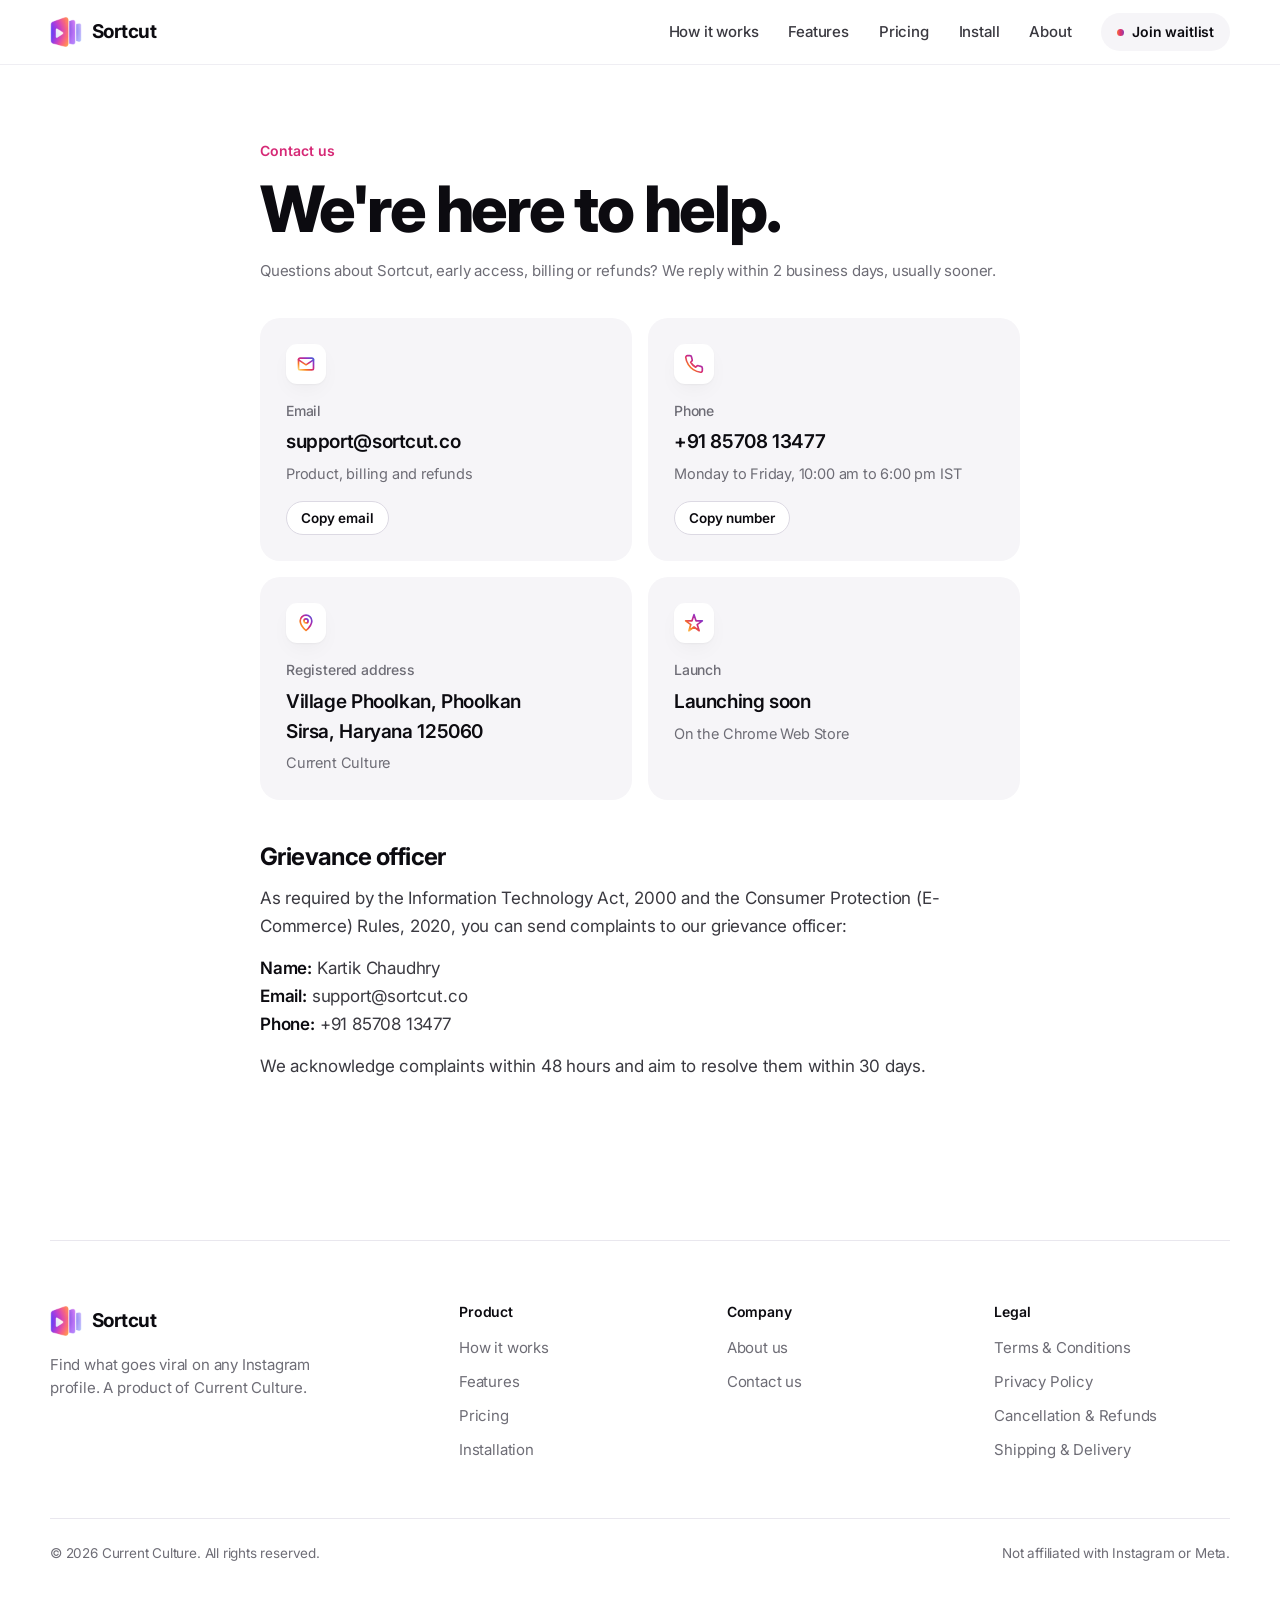
<file: contact.html>
<!doctype html>
<html lang="en">
<head>
<meta charset="utf-8">
<meta name="viewport" content="width=device-width, initial-scale=1, viewport-fit=cover">
<title>Contact us | Sortcut</title>
<meta name="description" content="Contact Sortcut by email or phone for product, billing and refund questions.">
<link rel="canonical" href="https://sortcut.co/contact.html">
<link rel="preconnect" href="https://fonts.googleapis.com">
<link rel="preconnect" href="https://fonts.gstatic.com" crossorigin>
<link rel="stylesheet" href="https://fonts.googleapis.com/css2?family=Inter:wght@400;500;600;700;800&display=swap">
<link rel="icon" href="favicon.ico" sizes="48x48">
<link rel="icon" type="image/png" href="img/favicon.png" sizes="192x192">
<link rel="apple-touch-icon" href="img/apple-touch-icon.png">
<link rel="stylesheet" href="css/styles.css">
</head>
<body>
<svg width="0" height="0" style="position:absolute" aria-hidden="true">
  <defs>
    <linearGradient id="igg" x1="0" y1="1" x2="1" y2="0">
      <stop offset="0" stop-color="#FEDA75"/><stop offset=".25" stop-color="#FA7E1E"/><stop offset=".5" stop-color="#D62976"/><stop offset=".75" stop-color="#962FBF"/><stop offset="1" stop-color="#4F5BD5"/>
    </linearGradient>
    <symbol id="mark" viewBox="0 0 20 20"><rect x="3" y="3" width="3.2" height="14" rx="1.6" fill="currentColor"/><rect x="8.4" y="6.5" width="3.2" height="10.5" rx="1.6" fill="currentColor" opacity=".85"/><rect x="13.8" y="10" width="3.2" height="7" rx="1.6" fill="currentColor" opacity=".7"/></symbol>
    <symbol id="check" viewBox="0 0 20 20"><circle cx="10" cy="10" r="10" fill="url(#igg)"/><path d="M6 10.3l2.6 2.6L14 7.5" fill="none" stroke="#fff" stroke-width="2" stroke-linecap="round" stroke-linejoin="round"/></symbol>
    <symbol id="play" viewBox="0 0 12 12"><path d="M3 1.8v8.4L10 6z" fill="currentColor"/></symbol>
  </defs>
</svg>
<header class="top">
  <div class="wrap">
    <a class="brand" href="index.html" aria-label="Sortcut home"><img class="logo" src="img/logo.png" alt="" width="32" height="32">Sortcut</a>
    <nav class="nav" aria-label="Main">
      <a class="hide-sm" href="index.html#how">How it works</a>
      <a class="hide-sm" href="index.html#features">Features</a>
      <a class="hide-sm" href="pricing.html">Pricing</a>
      <a class="hide-sm" href="install.html">Install</a>
      <a class="hide-sm" href="about.html">About</a>
      <a class="soon" href="join.html">Join waitlist</a>
    </nav>
  </div>
</header>
<main class="wrap">

  <article class="doc">
    <div class="doc-head"><span class="kicker">Contact us</span><h1>We're here to help.</h1><p class="meta">Questions about Sortcut, early access, billing or refunds? We reply within 2 business days, usually sooner.</p></div>
    <div class="doc-body" style="margin-top:0">
      <div class="cgrid">
        <div class="ccard">
          <span class="ico"><svg width="20" height="20" viewBox="0 0 24 24" fill="none" stroke="url(#igg)" stroke-width="2" stroke-linecap="round" stroke-linejoin="round"><rect x="3" y="5" width="18" height="14" rx="2"/><path d="M3 7l9 6 9-6"/></svg></span>
          <span class="k">Email</span><span class="v" id="email-v">support@sortcut.co</span><span class="s">Product, billing and refunds</span>
          <button class="copy" type="button" data-copy="email-v" data-label="Copy email">Copy email</button>
        </div>
        <div class="ccard">
          <span class="ico"><svg width="20" height="20" viewBox="0 0 24 24" fill="none" stroke="url(#igg)" stroke-width="2" stroke-linecap="round" stroke-linejoin="round"><path d="M22 16.9v3a2 2 0 01-2.2 2 19.8 19.8 0 01-8.6-3.1 19.5 19.5 0 01-6-6A19.8 19.8 0 012.1 4.2 2 2 0 014.1 2h3a2 2 0 012 1.7c.1 1 .4 1.9.7 2.8a2 2 0 01-.5 2.1L8 9.9a16 16 0 006 6l1.3-1.3a2 2 0 012.1-.4c.9.3 1.8.6 2.8.7a2 2 0 011.7 2z"/></svg></span>
          <span class="k">Phone</span><span class="v" id="phone-v">+91 85708 13477</span><span class="s">Monday to Friday, 10:00 am to 6:00 pm IST</span>
          <button class="copy" type="button" data-copy="phone-v" data-label="Copy number">Copy number</button>
        </div>
        <div class="ccard">
          <span class="ico"><svg width="20" height="20" viewBox="0 0 24 24" fill="none" stroke="url(#igg)" stroke-width="2" stroke-linecap="round" stroke-linejoin="round"><path d="M12 21s-7-6.2-7-11.5a7 7 0 0114 0C19 14.8 12 21 12 21z"/><circle cx="12" cy="9.5" r="2.5"/></svg></span>
          <span class="k">Registered address</span><span class="v">Village Phoolkan, Phoolkan<br>Sirsa, Haryana 125060</span><span class="s">Current Culture</span>
        </div>
        <div class="ccard">
          <span class="ico"><svg width="20" height="20" viewBox="0 0 24 24" fill="none" stroke="url(#igg)" stroke-width="2" stroke-linecap="round" stroke-linejoin="round"><path d="M12 2l2.4 7.4H22l-6.2 4.5 2.4 7.4L12 16.8l-6.2 4.5 2.4-7.4L2 9.4h7.6z"/></svg></span>
          <span class="k">Launch</span><span class="v">Launching soon</span><span class="s">On the Chrome Web Store</span>
        </div>
      </div>
      <h2>Grievance officer</h2>
      <p>As required by the Information Technology Act, 2000 and the Consumer Protection (E-Commerce) Rules, 2020, you can send complaints to our grievance officer:</p>
      <p><strong>Name:</strong> Kartik Chaudhry<br><strong>Email:</strong> support@sortcut.co<br><strong>Phone:</strong> +91 85708 13477</p>
      <p>We acknowledge complaints within 48 hours and aim to resolve them within 30 days.</p>
    </div>
  </article>

</main>

<footer class="wrap">
  <div class="foot">
    <div>
      <a class="brand" href="index.html"><img class="logo" src="img/logo.png" alt="" width="32" height="32">Sortcut</a>
      <p class="about">Find what goes viral on any Instagram profile. A product of Current Culture.</p>
    </div>
    <div><h4>Product</h4><ul><li><a href="index.html#how">How it works</a></li><li><a href="index.html#features">Features</a></li><li><a href="pricing.html">Pricing</a></li><li><a href="install.html">Installation</a></li></ul></div>
    <div><h4>Company</h4><ul><li><a href="about.html">About us</a></li><li><a href="contact.html">Contact us</a></li></ul></div>
    <div><h4>Legal</h4><ul><li><a href="terms.html">Terms &amp; Conditions</a></li><li><a href="privacy.html">Privacy Policy</a></li><li><a href="refund-policy.html">Cancellation &amp; Refunds</a></li><li><a href="shipping-policy.html">Shipping &amp; Delivery</a></li></ul></div>
  </div>
  <div class="legal"><span>© 2026 Current Culture. All rights reserved.</span><span>Not affiliated with Instagram or Meta.</span></div>
</footer>
<script src="js/main.js"></script>
</body>
</html>
</file>
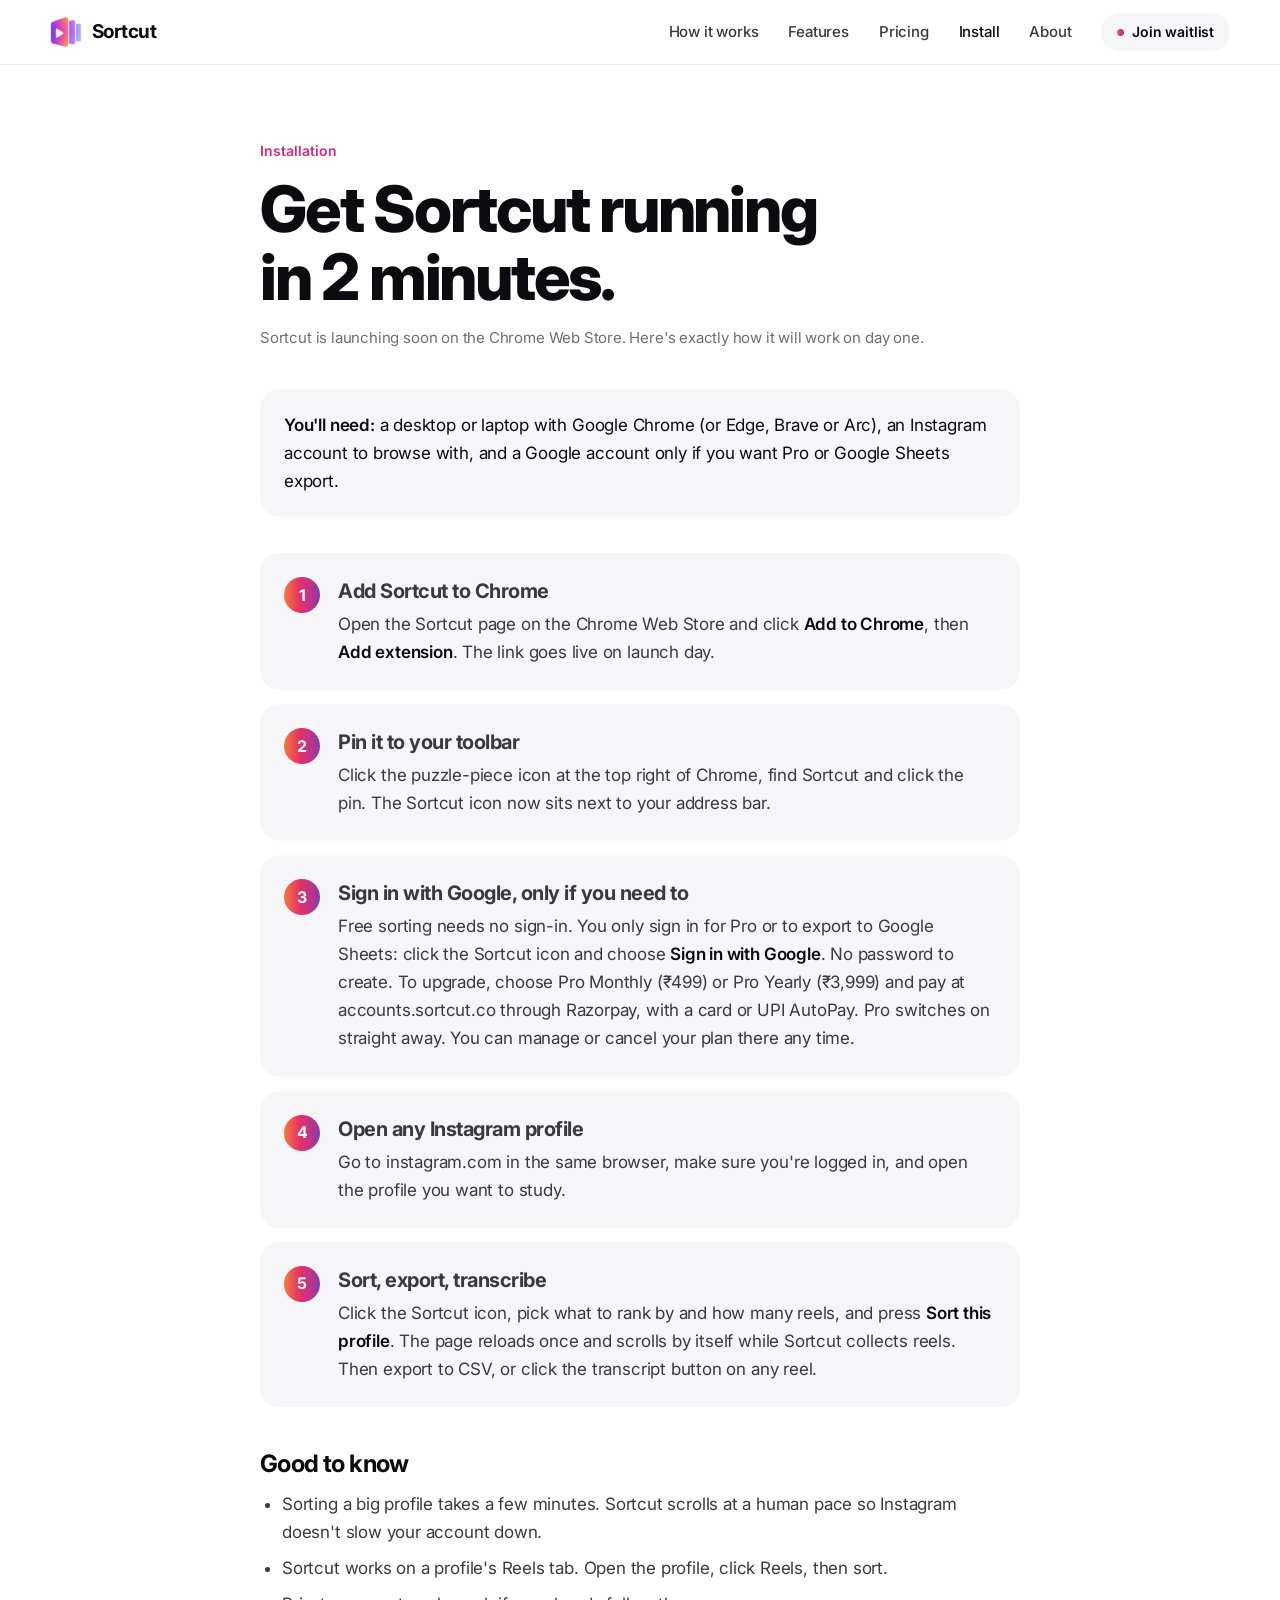
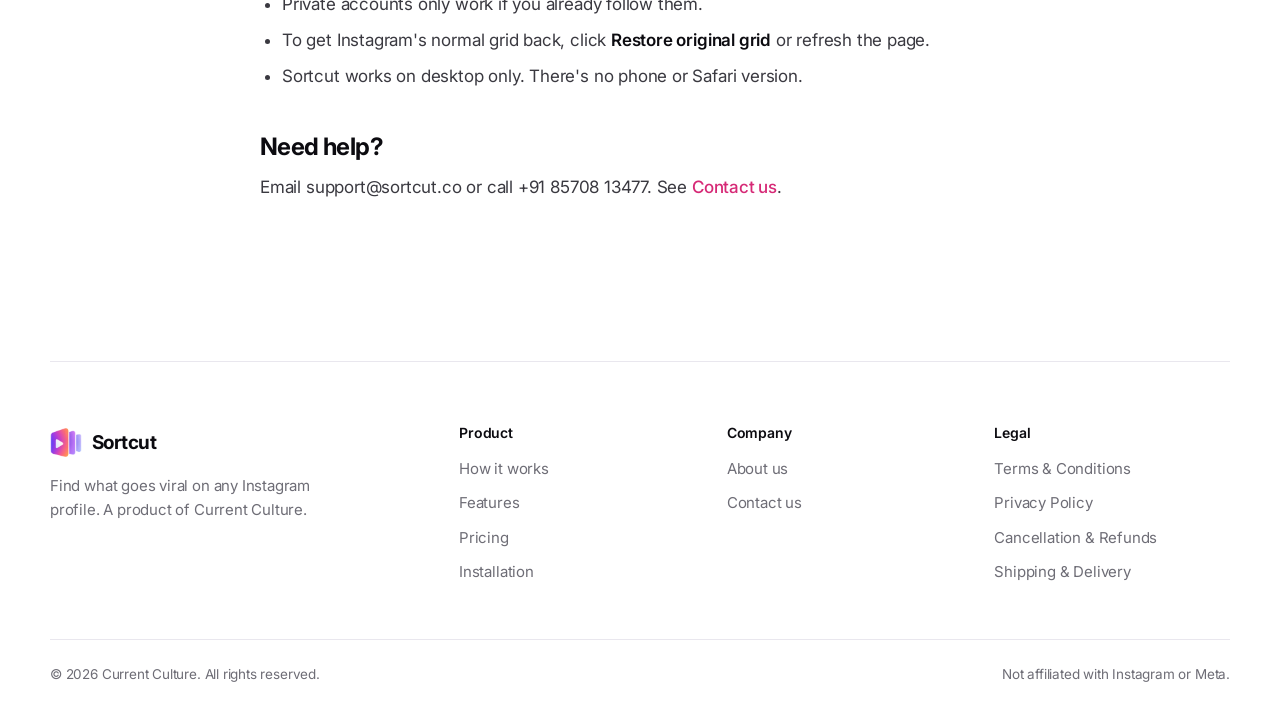
<file: install.html>
<!doctype html>
<html lang="en">
<head>
<meta charset="utf-8">
<meta name="viewport" content="width=device-width, initial-scale=1, viewport-fit=cover">
<title>Installation | Sortcut</title>
<meta name="description" content="How to install and start using the Sortcut Chrome extension.">
<link rel="canonical" href="https://sortcut.co/install.html">
<link rel="preconnect" href="https://fonts.googleapis.com">
<link rel="preconnect" href="https://fonts.gstatic.com" crossorigin>
<link rel="stylesheet" href="https://fonts.googleapis.com/css2?family=Inter:wght@400;500;600;700;800&display=swap">
<link rel="icon" href="favicon.ico" sizes="48x48">
<link rel="icon" type="image/png" href="img/favicon.png" sizes="192x192">
<link rel="apple-touch-icon" href="img/apple-touch-icon.png">
<link rel="stylesheet" href="css/styles.css">
</head>
<body>
<svg width="0" height="0" style="position:absolute" aria-hidden="true">
  <defs>
    <linearGradient id="igg" x1="0" y1="1" x2="1" y2="0">
      <stop offset="0" stop-color="#FEDA75"/><stop offset=".25" stop-color="#FA7E1E"/><stop offset=".5" stop-color="#D62976"/><stop offset=".75" stop-color="#962FBF"/><stop offset="1" stop-color="#4F5BD5"/>
    </linearGradient>
    <symbol id="mark" viewBox="0 0 20 20"><rect x="3" y="3" width="3.2" height="14" rx="1.6" fill="currentColor"/><rect x="8.4" y="6.5" width="3.2" height="10.5" rx="1.6" fill="currentColor" opacity=".85"/><rect x="13.8" y="10" width="3.2" height="7" rx="1.6" fill="currentColor" opacity=".7"/></symbol>
    <symbol id="check" viewBox="0 0 20 20"><circle cx="10" cy="10" r="10" fill="url(#igg)"/><path d="M6 10.3l2.6 2.6L14 7.5" fill="none" stroke="#fff" stroke-width="2" stroke-linecap="round" stroke-linejoin="round"/></symbol>
    <symbol id="play" viewBox="0 0 12 12"><path d="M3 1.8v8.4L10 6z" fill="currentColor"/></symbol>
  </defs>
</svg>
<header class="top">
  <div class="wrap">
    <a class="brand" href="index.html" aria-label="Sortcut home"><img class="logo" src="img/logo.png" alt="" width="32" height="32">Sortcut</a>
    <nav class="nav" aria-label="Main">
      <a class="hide-sm" href="index.html#how">How it works</a>
      <a class="hide-sm" href="index.html#features">Features</a>
      <a class="hide-sm" href="pricing.html">Pricing</a>
      <a class="hide-sm" href="install.html" aria-current="page">Install</a>
      <a class="hide-sm" href="about.html">About</a>
      <a class="soon" href="join.html">Join waitlist</a>
    </nav>
  </div>
</header>
<main class="wrap">

  <article class="doc">
    <div class="doc-head"><span class="kicker">Installation</span><h1>Get Sortcut running in 2 minutes.</h1><p class="meta">Sortcut is launching soon on the Chrome Web Store. Here's exactly how it will work on day one.</p></div>
    <div class="doc-body">
      <div class="tldr"><p><strong>You'll need:</strong> a desktop or laptop with Google Chrome (or Edge, Brave or Arc), an Instagram account to browse with, and a Google account only if you want Pro or Google Sheets export.</p></div>
      <ol class="isteps">
        <li><div><h2>Add Sortcut to Chrome</h2><p>Open the Sortcut page on the Chrome Web Store and click <strong>Add to Chrome</strong>, then <strong>Add extension</strong>. The link goes live on launch day.</p></div></li>
        <li><div><h2>Pin it to your toolbar</h2><p>Click the puzzle-piece icon at the top right of Chrome, find Sortcut and click the pin. The Sortcut icon now sits next to your address bar.</p></div></li>
        <li><div><h2>Sign in with Google, only if you need to</h2><p>Free sorting needs no sign-in. You only sign in for Pro or to export to Google Sheets: click the Sortcut icon and choose <strong>Sign in with Google</strong>. No password to create. To upgrade, choose Pro Monthly (₹499) or Pro Yearly (₹3,999) and pay at accounts.sortcut.co through Razorpay, with a card or UPI AutoPay. Pro switches on straight away. You can manage or cancel your plan there any time.</p></div></li>
        <li><div><h2>Open any Instagram profile</h2><p>Go to instagram.com in the same browser, make sure you're logged in, and open the profile you want to study.</p></div></li>
        <li><div><h2>Sort, export, transcribe</h2><p>Click the Sortcut icon, pick what to rank by and how many reels, and press <strong>Sort this profile</strong>. The page reloads once and scrolls by itself while Sortcut collects reels. Then export to CSV, or click the transcript button on any reel.</p></div></li>
      </ol>
      <h2>Good to know</h2>
      <ul>
        <li>Sorting a big profile takes a few minutes. Sortcut scrolls at a human pace so Instagram doesn't slow your account down.</li>
        <li>Sortcut works on a profile's Reels tab. Open the profile, click Reels, then sort.</li>
        <li>Private accounts only work if you already follow them.</li>
        <li>To get Instagram's normal grid back, click <strong>Restore original grid</strong> or refresh the page.</li>
        <li>Sortcut works on desktop only. There's no phone or Safari version.</li>
      </ul>
      <h2>Need help?</h2>
      <p>Email support@sortcut.co or call +91 85708 13477. See <a href="contact.html">Contact us</a>.</p>
    </div>
  </article>

</main>

<footer class="wrap">
  <div class="foot">
    <div>
      <a class="brand" href="index.html"><img class="logo" src="img/logo.png" alt="" width="32" height="32">Sortcut</a>
      <p class="about">Find what goes viral on any Instagram profile. A product of Current Culture.</p>
    </div>
    <div><h4>Product</h4><ul><li><a href="index.html#how">How it works</a></li><li><a href="index.html#features">Features</a></li><li><a href="pricing.html">Pricing</a></li><li><a href="install.html">Installation</a></li></ul></div>
    <div><h4>Company</h4><ul><li><a href="about.html">About us</a></li><li><a href="contact.html">Contact us</a></li></ul></div>
    <div><h4>Legal</h4><ul><li><a href="terms.html">Terms &amp; Conditions</a></li><li><a href="privacy.html">Privacy Policy</a></li><li><a href="refund-policy.html">Cancellation &amp; Refunds</a></li><li><a href="shipping-policy.html">Shipping &amp; Delivery</a></li></ul></div>
  </div>
  <div class="legal"><span>© 2026 Current Culture. All rights reserved.</span><span>Not affiliated with Instagram or Meta.</span></div>
</footer>
<script src="js/main.js"></script>
</body>
</html>
</file>
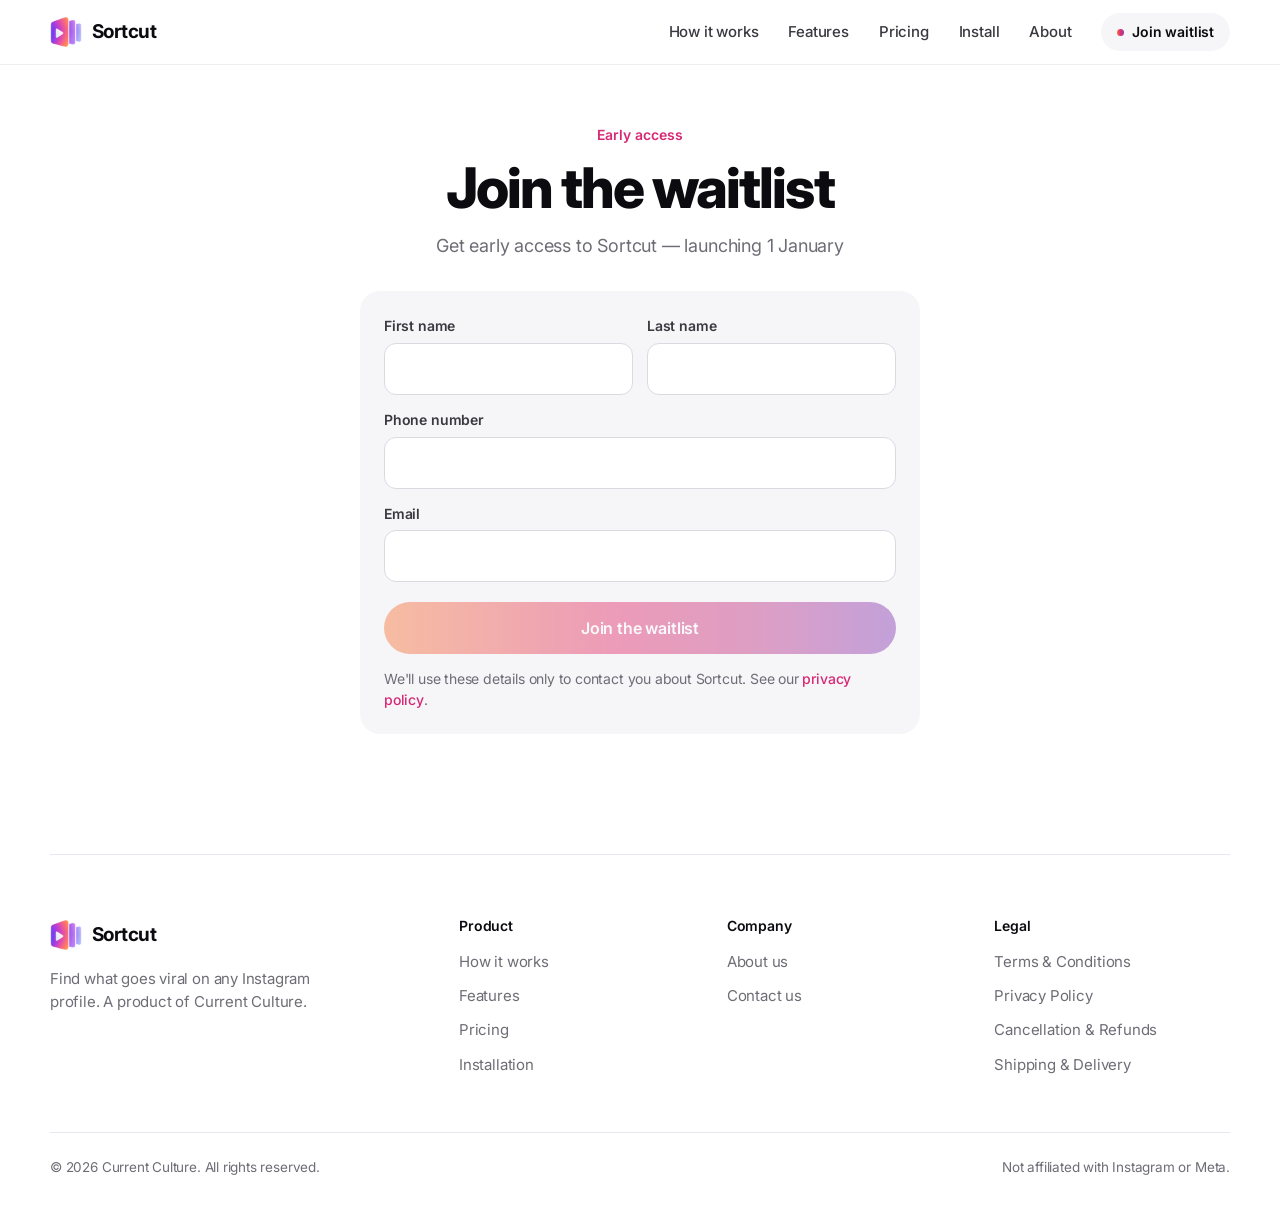
<file: join.html>
<!doctype html>
<html lang="en">
<head>
<meta charset="utf-8">
<meta name="viewport" content="width=device-width, initial-scale=1, viewport-fit=cover">
<title>Join the waitlist | Sortcut</title>
<meta name="description" content="Get early access to Sortcut, launching 1 January.">
<link rel="canonical" href="https://sortcut.co/join">
<link rel="preconnect" href="https://fonts.googleapis.com">
<link rel="preconnect" href="https://fonts.gstatic.com" crossorigin>
<link rel="stylesheet" href="https://fonts.googleapis.com/css2?family=Inter:wght@400;500;600;700;800&display=swap">
<link rel="icon" href="favicon.ico" sizes="48x48">
<link rel="icon" type="image/png" href="img/favicon.png" sizes="192x192">
<link rel="apple-touch-icon" href="img/apple-touch-icon.png">
<link rel="stylesheet" href="css/styles.css">
</head>
<body>
<header class="top">
  <div class="wrap">
    <a class="brand" href="index.html" aria-label="Sortcut home"><img class="logo" src="img/logo.png" alt="" width="32" height="32">Sortcut</a>
    <nav class="nav" aria-label="Main">
      <a class="hide-sm" href="index.html#how">How it works</a>
      <a class="hide-sm" href="index.html#features">Features</a>
      <a class="hide-sm" href="pricing.html">Pricing</a>
      <a class="hide-sm" href="install.html">Install</a>
      <a class="hide-sm" href="about.html">About</a>
      <a class="soon" href="join.html" aria-current="page">Join waitlist</a>
    </nav>
  </div>
</header>
<main class="wrap">

  <section class="wl">
    <span class="kicker">Early access</span>
    <h1>Join the waitlist</h1>
    <p class="wl-sub">Get early access to Sortcut — launching 1&nbsp;January</p>

    <form class="wl-card" id="wl-form" novalidate>
      <div class="wl-row">
        <label class="wl-field"><span>First name</span><input name="first_name" type="text" autocomplete="given-name" autocapitalize="words" enterkeyhint="next"></label>
        <label class="wl-field"><span>Last name</span><input name="last_name" type="text" autocomplete="family-name" autocapitalize="words" enterkeyhint="next"></label>
      </div>
      <label class="wl-field"><span>Phone number</span><input name="phone" type="tel" inputmode="tel" autocomplete="tel" enterkeyhint="next"></label>
      <label class="wl-field"><span>Email</span><input name="email" type="email" inputmode="email" autocomplete="email" autocapitalize="off" autocorrect="off" spellcheck="false" enterkeyhint="send"></label>
      <div class="wl-hp" aria-hidden="true"><label>Website<input name="website" type="text" tabindex="-1" autocomplete="off"></label></div>
      <button class="btn btn-ig" id="wl-btn" type="submit" disabled>Join the waitlist</button>
      <p class="wl-err" id="wl-err" role="alert" hidden>Something went wrong — please try again</p>
      <p class="wl-note">We'll use these details only to contact you about Sortcut. See our <a href="privacy.html">privacy policy</a>.</p>
    </form>

    <div class="wl-card wl-done" id="wl-done" role="status" tabindex="-1" hidden>You're on the list 🎉 We'll message you before launch.</div>
  </section>

</main>

<footer class="wrap">
  <div class="foot">
    <div>
      <a class="brand" href="index.html"><img class="logo" src="img/logo.png" alt="" width="32" height="32">Sortcut</a>
      <p class="about">Find what goes viral on any Instagram profile. A product of Current Culture.</p>
    </div>
    <div><h4>Product</h4><ul><li><a href="index.html#how">How it works</a></li><li><a href="index.html#features">Features</a></li><li><a href="pricing.html">Pricing</a></li><li><a href="install.html">Installation</a></li></ul></div>
    <div><h4>Company</h4><ul><li><a href="about.html">About us</a></li><li><a href="contact.html">Contact us</a></li></ul></div>
    <div><h4>Legal</h4><ul><li><a href="terms.html">Terms &amp; Conditions</a></li><li><a href="privacy.html">Privacy Policy</a></li><li><a href="refund-policy.html">Cancellation &amp; Refunds</a></li><li><a href="shipping-policy.html">Shipping &amp; Delivery</a></li></ul></div>
  </div>
  <div class="legal"><span>© 2026 Current Culture. All rights reserved.</span><span>Not affiliated with Instagram or Meta.</span></div>
</footer>
<script src="js/join.js"></script>
</body>
</html>
</file>
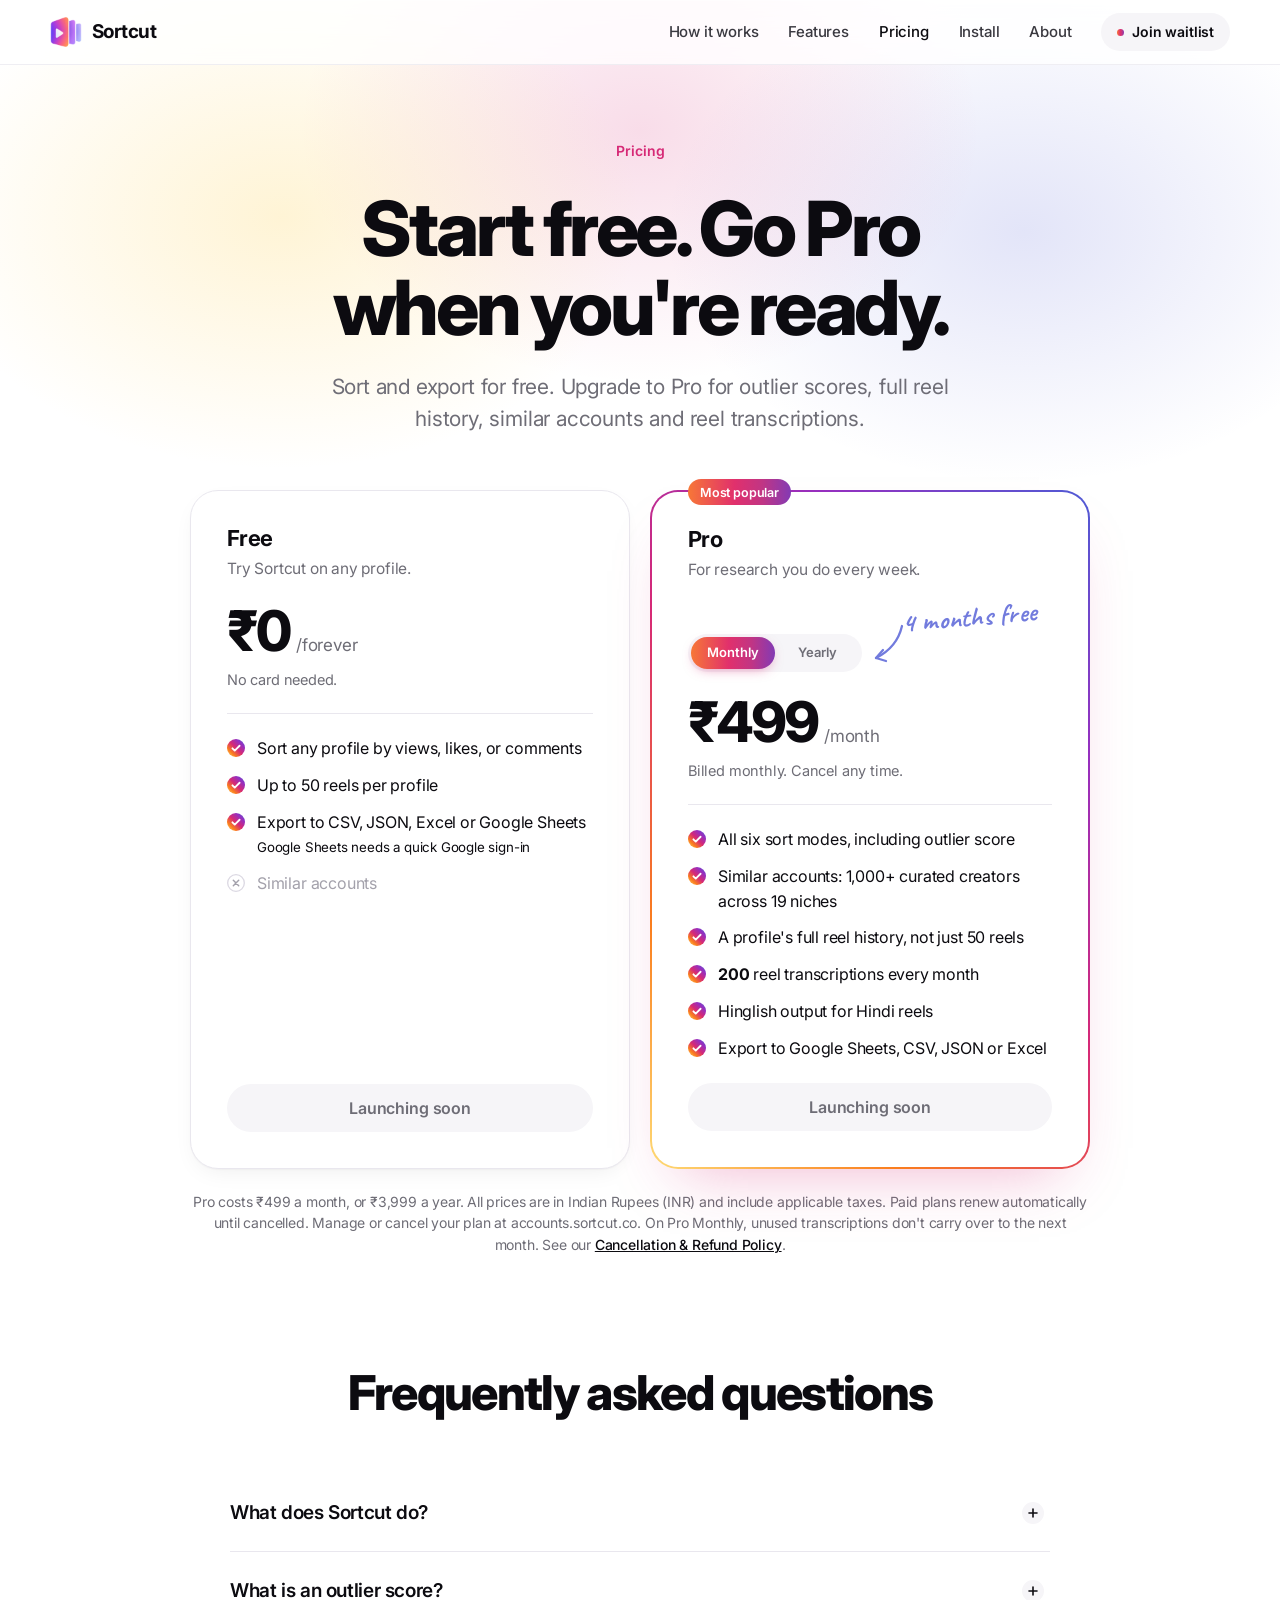
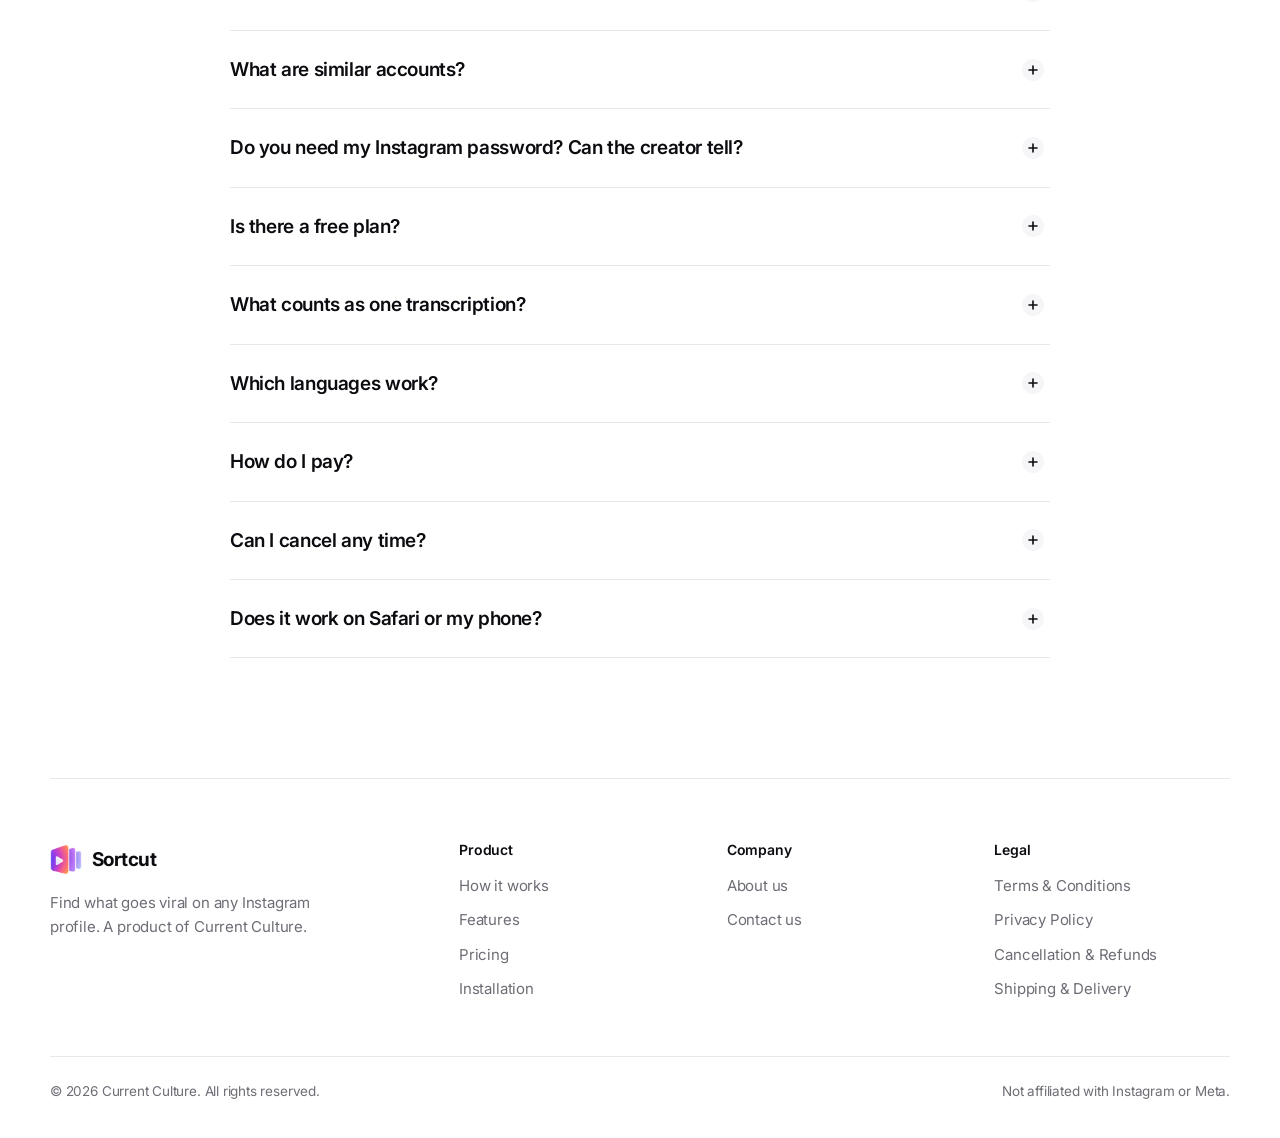
<file: pricing.html>
<!doctype html>
<html lang="en">
<head>
<meta charset="utf-8">
<meta name="viewport" content="width=device-width, initial-scale=1, viewport-fit=cover">
<title>Pricing | Sortcut</title>
<meta name="description" content="Sortcut Pro costs ₹499 per month or ₹3,999 per year, with full reel history, outlier scores and 200 reel transcriptions a month.">
<link rel="canonical" href="https://sortcut.co/pricing.html">
<link rel="preconnect" href="https://fonts.googleapis.com">
<link rel="preconnect" href="https://fonts.gstatic.com" crossorigin>
<link rel="stylesheet" href="https://fonts.googleapis.com/css2?family=Inter:wght@400;500;600;700;800&display=swap">
<link rel="icon" href="favicon.ico" sizes="48x48">
<link rel="icon" type="image/png" href="img/favicon.png" sizes="192x192">
<link rel="apple-touch-icon" href="img/apple-touch-icon.png">
<link rel="stylesheet" href="css/styles.css">
</head>
<body>
<svg width="0" height="0" style="position:absolute" aria-hidden="true">
  <defs>
    <linearGradient id="igg" x1="0" y1="1" x2="1" y2="0">
      <stop offset="0" stop-color="#FEDA75"/><stop offset=".25" stop-color="#FA7E1E"/><stop offset=".5" stop-color="#D62976"/><stop offset=".75" stop-color="#962FBF"/><stop offset="1" stop-color="#4F5BD5"/>
    </linearGradient>
    <symbol id="mark" viewBox="0 0 20 20"><rect x="3" y="3" width="3.2" height="14" rx="1.6" fill="currentColor"/><rect x="8.4" y="6.5" width="3.2" height="10.5" rx="1.6" fill="currentColor" opacity=".85"/><rect x="13.8" y="10" width="3.2" height="7" rx="1.6" fill="currentColor" opacity=".7"/></symbol>
    <symbol id="check" viewBox="0 0 20 20"><circle cx="10" cy="10" r="10" fill="url(#igg)"/><path d="M6 10.3l2.6 2.6L14 7.5" fill="none" stroke="#fff" stroke-width="2" stroke-linecap="round" stroke-linejoin="round"/></symbol>
    <symbol id="play" viewBox="0 0 12 12"><path d="M3 1.8v8.4L10 6z" fill="currentColor"/></symbol>
  </defs>
</svg>
<header class="top">
  <div class="wrap">
    <a class="brand" href="index.html" aria-label="Sortcut home"><img class="logo" src="img/logo.png" alt="" width="32" height="32">Sortcut</a>
    <nav class="nav" aria-label="Main">
      <a class="hide-sm" href="index.html#how">How it works</a>
      <a class="hide-sm" href="index.html#features">Features</a>
      <a class="hide-sm" href="pricing.html" aria-current="page">Pricing</a>
      <a class="hide-sm" href="install.html">Install</a>
      <a class="hide-sm" href="about.html">About</a>
      <a class="soon" href="join.html">Join waitlist</a>
    </nav>
  </div>
</header>
<main class="wrap">

  <section class="hero" style="padding-bottom:0">
    <span class="kicker">Pricing</span>
    <h1 style="max-width:14ch;font-size:clamp(40px,6.4vw,76px)">Start free. Go Pro when you're ready.</h1>
    <p class="lede">Sort and export for free. Upgrade to Pro for outlier scores, full reel history, similar accounts and reel transcriptions.</p>
  </section>
  <section style="padding-top:56px">
    <div class="plans">
  <div class="plan">
    <div><h3>Free</h3><p class="for">Try Sortcut on any profile.</p></div>
    <div class="price"><strong>₹0</strong><span>/forever</span></div>
    <p class="pnote">No card needed.</p>
    <ul>
      <li><svg class="ic" width="18" height="18" viewBox="0 0 20 20" aria-hidden="true"><circle cx="10" cy="10" r="10" fill="url(#igg)"/><path d="M6 10.3l2.6 2.6L14 7.5" fill="none" stroke="#fff" stroke-width="2" stroke-linecap="round" stroke-linejoin="round"/></svg>Sort any profile by views, likes, or comments</li>
      <li><svg class="ic" width="18" height="18" viewBox="0 0 20 20" aria-hidden="true"><circle cx="10" cy="10" r="10" fill="url(#igg)"/><path d="M6 10.3l2.6 2.6L14 7.5" fill="none" stroke="#fff" stroke-width="2" stroke-linecap="round" stroke-linejoin="round"/></svg>Up to 50 reels per profile</li>
      <li><svg class="ic" width="18" height="18" viewBox="0 0 20 20" aria-hidden="true"><circle cx="10" cy="10" r="10" fill="url(#igg)"/><path d="M6 10.3l2.6 2.6L14 7.5" fill="none" stroke="#fff" stroke-width="2" stroke-linecap="round" stroke-linejoin="round"/></svg><span>Export to CSV, JSON, Excel or Google Sheets<br><small>Google Sheets needs a quick Google sign-in</small></span></li>
      <li class="no"><svg class="ic" width="18" height="18" viewBox="0 0 20 20" aria-hidden="true"><circle cx="10" cy="10" r="9.25" fill="none" stroke="#DCD9E3" stroke-width="1.5"/><path d="M7 7l6 6M13 7l-6 6" stroke="#A3A1AB" stroke-width="1.6" stroke-linecap="round"/></svg>Similar accounts</li>
    </ul>
    <span class="btn btn-soft btn-soon">Launching soon</span>
  </div>
  <div class="plan best pro" data-billing="m">
    <span class="badge"><span data-only="m">Most popular</span><span data-only="y">Best value · 4 months free</span></span>
    <div><h3>Pro</h3><p class="for">For research you do every week.</p></div>
    <div class="bill-row">
      <div class="bill" role="group" aria-label="Billing period">
        <button type="button" data-b="m" aria-pressed="true">Monthly</button>
        <button type="button" data-b="y" aria-pressed="false">Yearly</button>
      </div>
      <span class="gift" aria-hidden="true">
        <svg class="gift-arrow ga-desk" viewBox="0 0 64 52" width="64" height="52" fill="none" stroke="currentColor" stroke-width="2.3" stroke-linecap="round" stroke-linejoin="round"><path class="ga-line" d="M50 4C47 17 40 28 24 36"/><path d="M31 28l-7 8 10 3"/></svg>
        <svg class="gift-arrow ga-mob" viewBox="0 0 48 44" width="48" height="44" fill="none" stroke="currentColor" stroke-width="2.3" stroke-linecap="round" stroke-linejoin="round"><path class="ga-line" d="M44 40C32 38 22 32 16 16"/><path d="M9 22l7-7 8 6"/></svg>
        <span class="gift-txt"><span class="gt-in">4 months free</span><svg class="gift-ul" viewBox="0 0 120 10" preserveAspectRatio="none"><path d="M2 7C30 2 62 9 118 4"/></svg></span>
      </span>
    </div>
    <div class="price" data-only="m"><strong>₹499</strong><span>/month</span></div>
    <div class="price" data-only="y"><strong>₹3,999</strong><span>/year</span></div>
    <p class="pnote" data-only="m">Billed monthly. Cancel any time.</p>
    <p class="pnote" data-only="y">₹333 a month. <b>Pay for 8 months, get 12.</b></p>
    <ul>
      <li><svg class="ic" width="18" height="18" viewBox="0 0 20 20" aria-hidden="true"><circle cx="10" cy="10" r="10" fill="url(#igg)"/><path d="M6 10.3l2.6 2.6L14 7.5" fill="none" stroke="#fff" stroke-width="2" stroke-linecap="round" stroke-linejoin="round"/></svg>All six sort modes, including outlier score</li>
      <li><svg class="ic" width="18" height="18" viewBox="0 0 20 20" aria-hidden="true"><circle cx="10" cy="10" r="10" fill="url(#igg)"/><path d="M6 10.3l2.6 2.6L14 7.5" fill="none" stroke="#fff" stroke-width="2" stroke-linecap="round" stroke-linejoin="round"/></svg>Similar accounts: 1,000+ curated creators across 19 niches</li>
      <li><svg class="ic" width="18" height="18" viewBox="0 0 20 20" aria-hidden="true"><circle cx="10" cy="10" r="10" fill="url(#igg)"/><path d="M6 10.3l2.6 2.6L14 7.5" fill="none" stroke="#fff" stroke-width="2" stroke-linecap="round" stroke-linejoin="round"/></svg>A profile's full reel history, not just 50 reels</li>
      <li data-only="m"><svg class="ic" width="18" height="18" viewBox="0 0 20 20" aria-hidden="true"><circle cx="10" cy="10" r="10" fill="url(#igg)"/><path d="M6 10.3l2.6 2.6L14 7.5" fill="none" stroke="#fff" stroke-width="2" stroke-linecap="round" stroke-linejoin="round"/></svg><span><b>200</b> reel transcriptions every month</span></li>
      <li data-only="y"><svg class="ic" width="18" height="18" viewBox="0 0 20 20" aria-hidden="true"><circle cx="10" cy="10" r="10" fill="url(#igg)"/><path d="M6 10.3l2.6 2.6L14 7.5" fill="none" stroke="#fff" stroke-width="2" stroke-linecap="round" stroke-linejoin="round"/></svg><span><b>3,000</b> reel transcriptions for the year, use them any time</span></li>
      <li><svg class="ic" width="18" height="18" viewBox="0 0 20 20" aria-hidden="true"><circle cx="10" cy="10" r="10" fill="url(#igg)"/><path d="M6 10.3l2.6 2.6L14 7.5" fill="none" stroke="#fff" stroke-width="2" stroke-linecap="round" stroke-linejoin="round"/></svg>Hinglish output for Hindi reels</li>
      <li><svg class="ic" width="18" height="18" viewBox="0 0 20 20" aria-hidden="true"><circle cx="10" cy="10" r="10" fill="url(#igg)"/><path d="M6 10.3l2.6 2.6L14 7.5" fill="none" stroke="#fff" stroke-width="2" stroke-linecap="round" stroke-linejoin="round"/></svg>Export to Google Sheets, CSV, JSON or Excel</li>
    </ul>
    <span class="btn btn-soft btn-soon">Launching soon</span>
  </div>
</div>
    <p class="fine">Pro costs ₹499 a month, or ₹3,999 a year. All prices are in Indian Rupees (INR) and include applicable taxes. Paid plans renew automatically until cancelled. Manage or cancel your plan at accounts.sortcut.co. On Pro Monthly, unused transcriptions don't carry over to the next month. See our <a href="refund-policy.html">Cancellation &amp; Refund Policy</a>.</p>
  </section>
  <section class="sec" style="padding-top:100px">
    <div class="sec-head"><h2 style="font-size:clamp(32px,4.4vw,48px)">Frequently asked questions</h2></div>
    <div class="faq">
      <details><summary>What does Sortcut do?</summary><p>It ranks any Instagram profile's reels by views, likes, comments or outlier score, right on the Instagram page in Chrome. It can also turn any reel's speech into a text file.</p></details>
      <details><summary>What is an outlier score?</summary><p>A reel's views divided by that profile's median views. A 20x score means twenty times the account's usual numbers. It shows what really broke out for that account, whatever its size.</p></details>
      <details><summary>What are similar accounts?</summary><p>A curated list of 1,000+ Indian creators across 19 niches, from finance and fitness to food and comedy. Pick a niche and a filter, then open any profile or sort its reels in one click. Part of Pro.</p></details>
      <details><summary>Do you need my Instagram password? Can the creator tell?</summary><p>No, and no. Sortcut only reads what Instagram already shows in your own logged-in browser. It never posts, likes, follows or comments.</p></details>
      <details><summary>Is there a free plan?</summary><p>Yes. The free plan sorts any profile's reels by views, likes or comments, up to 50 reels per profile, and exports to Google Sheets, CSV, JSON or Excel. Outlier scores, full reel history, similar accounts and transcriptions are part of Pro.</p></details>
      <details><summary>What counts as one transcription?</summary><p>One reel turned into one text file. Pro Monthly includes 200 a month; the count resets at the start of each billing month, and unused ones don't carry over. Pro Yearly includes 3,000 for the whole year, to use at any pace.</p></details>
      <details><summary>Which languages work?</summary><p>The language is detected automatically. English comes back as it is. Hindi comes back in Hinglish (Latin script), with the original Devanagari kept below. Other languages come back in their own script.</p></details>
      <details><summary>How do I pay?</summary><p>Through Razorpay, with a debit or credit card or UPI AutoPay. Net banking isn't available. You'll get a GST tax invoice by email after every payment.</p></details>
      <details><summary>Can I cancel any time?</summary><p>Yes. Cancel or manage your plan at accounts.sortcut.co. Your plan stays active until the end of the period you've paid for and then stops renewing. Payments are non-refundable, except for billing errors on our side or if we close your account without cause. See the <a href="refund-policy.html" style="color:var(--pink)">refund policy</a>.</p></details>
      <details><summary>Does it work on Safari or my phone?</summary><p>No. Sortcut is a desktop extension for Chrome and other Chromium browsers like Edge, Brave and Arc.</p></details>
    </div>
  </section>

</main>

<footer class="wrap">
  <div class="foot">
    <div>
      <a class="brand" href="index.html"><img class="logo" src="img/logo.png" alt="" width="32" height="32">Sortcut</a>
      <p class="about">Find what goes viral on any Instagram profile. A product of Current Culture.</p>
    </div>
    <div><h4>Product</h4><ul><li><a href="index.html#how">How it works</a></li><li><a href="index.html#features">Features</a></li><li><a href="pricing.html">Pricing</a></li><li><a href="install.html">Installation</a></li></ul></div>
    <div><h4>Company</h4><ul><li><a href="about.html">About us</a></li><li><a href="contact.html">Contact us</a></li></ul></div>
    <div><h4>Legal</h4><ul><li><a href="terms.html">Terms &amp; Conditions</a></li><li><a href="privacy.html">Privacy Policy</a></li><li><a href="refund-policy.html">Cancellation &amp; Refunds</a></li><li><a href="shipping-policy.html">Shipping &amp; Delivery</a></li></ul></div>
  </div>
  <div class="legal"><span>© 2026 Current Culture. All rights reserved.</span><span>Not affiliated with Instagram or Meta.</span></div>
</footer>
<script src="js/main.js"></script>
</body>
</html>
</file>
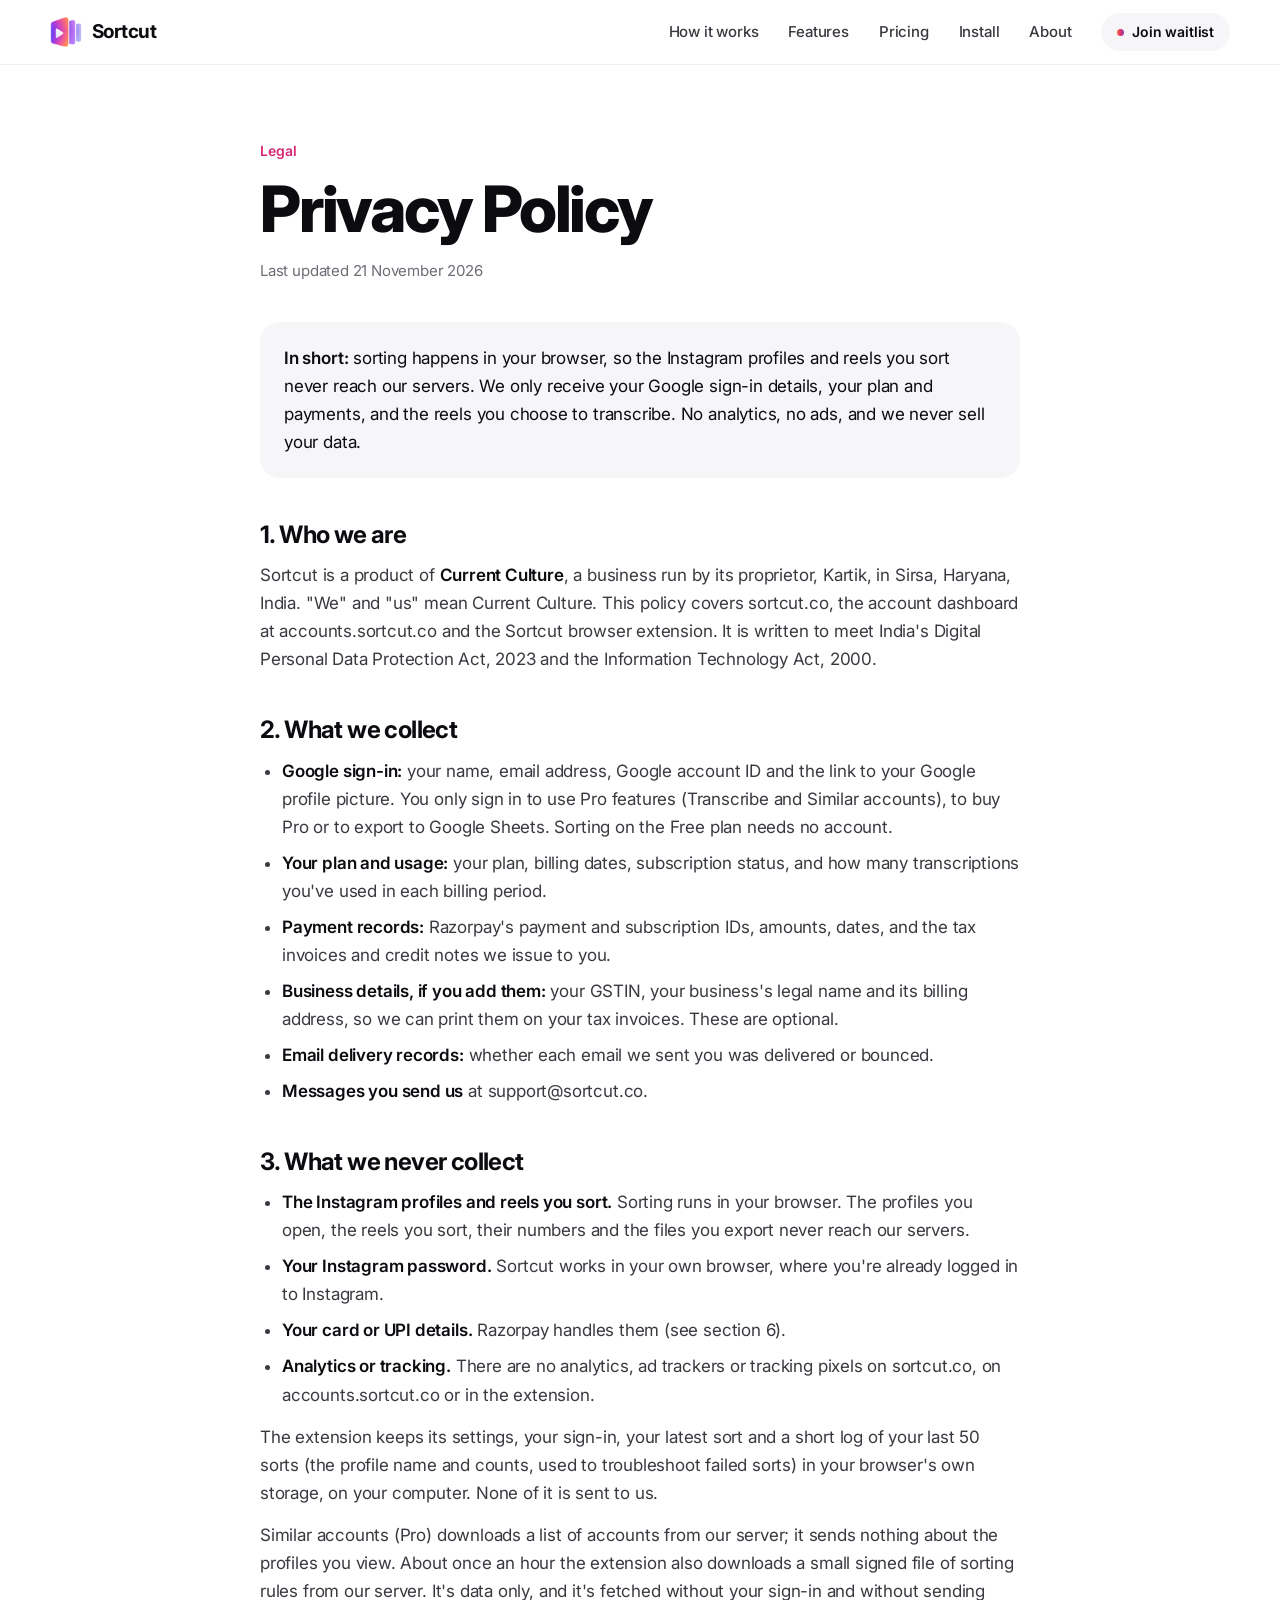
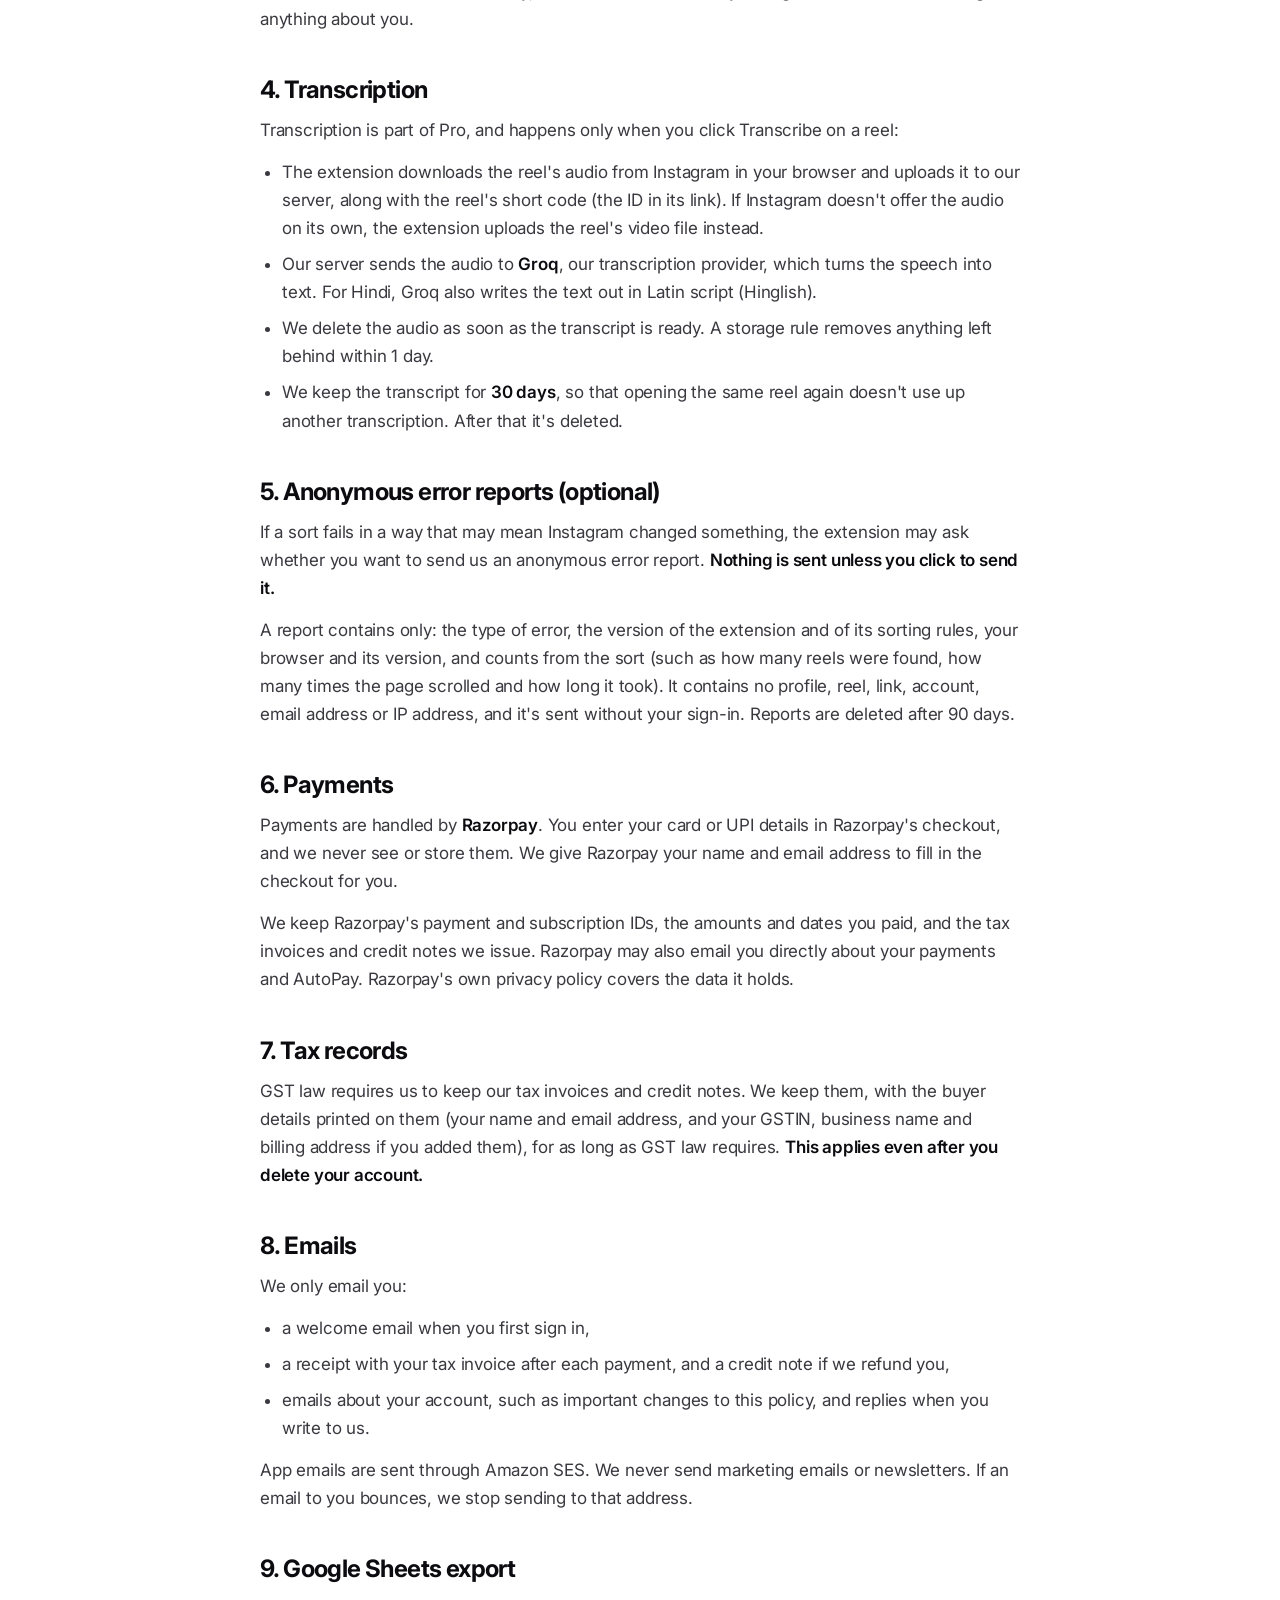
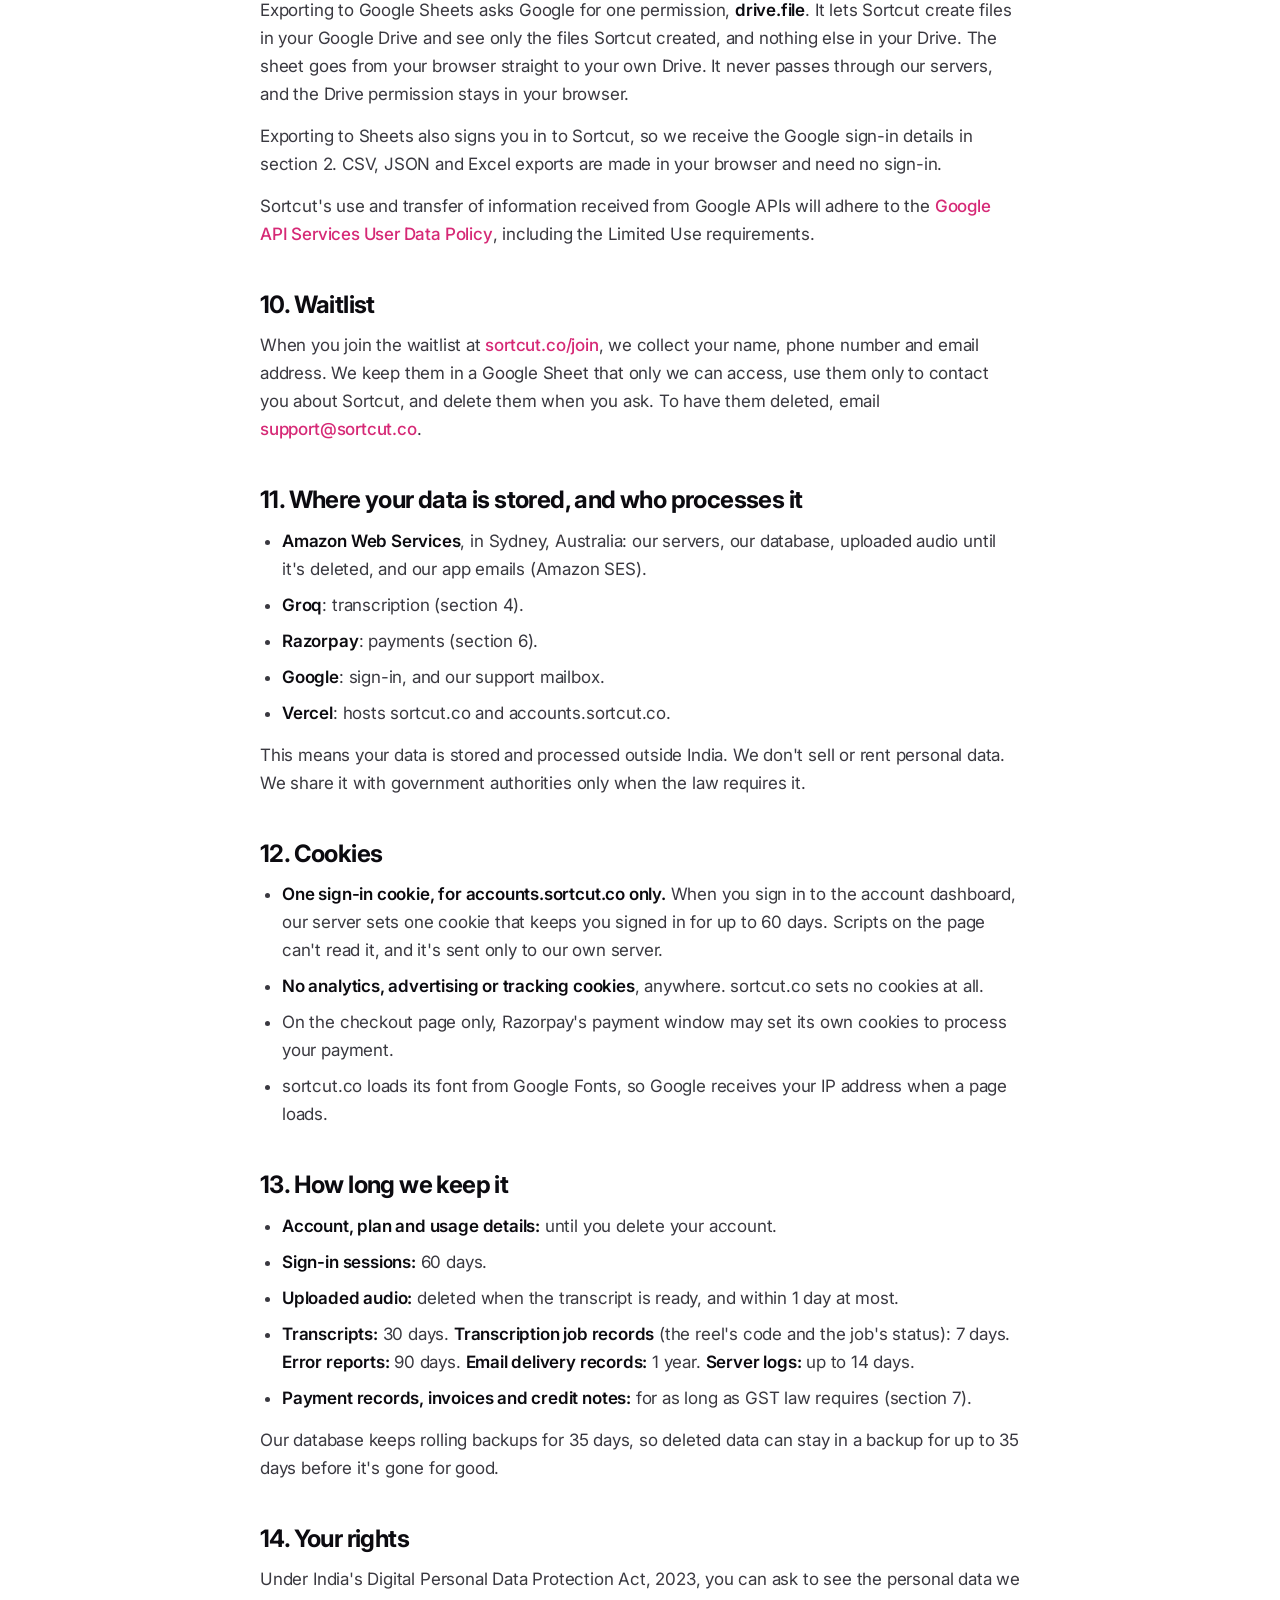
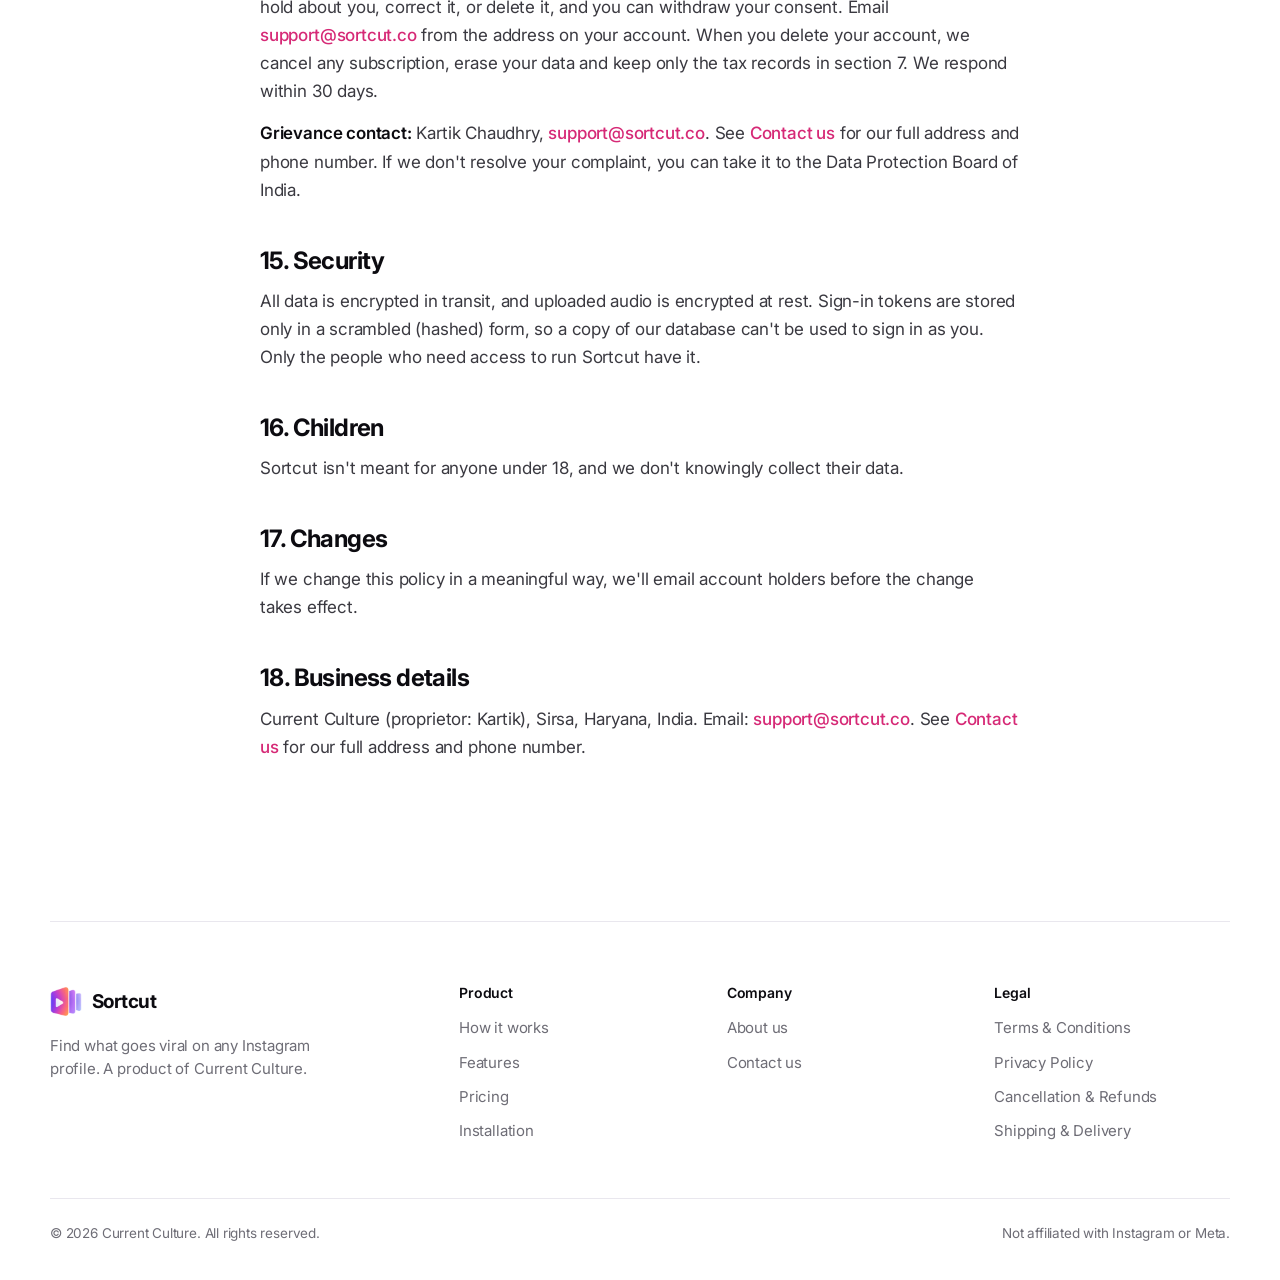
<file: privacy.html>
<!doctype html>
<html lang="en">
<head>
<meta charset="utf-8">
<meta name="viewport" content="width=device-width, initial-scale=1, viewport-fit=cover">
<title>Privacy Policy | Sortcut</title>
<meta name="description" content="How Sortcut collects, uses and protects your data.">
<link rel="canonical" href="https://sortcut.co/privacy.html">
<link rel="preconnect" href="https://fonts.googleapis.com">
<link rel="preconnect" href="https://fonts.gstatic.com" crossorigin>
<link rel="stylesheet" href="https://fonts.googleapis.com/css2?family=Inter:wght@400;500;600;700;800&display=swap">
<link rel="icon" href="favicon.ico" sizes="48x48">
<link rel="icon" type="image/png" href="img/favicon.png" sizes="192x192">
<link rel="apple-touch-icon" href="img/apple-touch-icon.png">
<link rel="stylesheet" href="css/styles.css">
</head>
<body>
<svg width="0" height="0" style="position:absolute" aria-hidden="true">
  <defs>
    <linearGradient id="igg" x1="0" y1="1" x2="1" y2="0">
      <stop offset="0" stop-color="#FEDA75"/><stop offset=".25" stop-color="#FA7E1E"/><stop offset=".5" stop-color="#D62976"/><stop offset=".75" stop-color="#962FBF"/><stop offset="1" stop-color="#4F5BD5"/>
    </linearGradient>
    <symbol id="mark" viewBox="0 0 20 20"><rect x="3" y="3" width="3.2" height="14" rx="1.6" fill="currentColor"/><rect x="8.4" y="6.5" width="3.2" height="10.5" rx="1.6" fill="currentColor" opacity=".85"/><rect x="13.8" y="10" width="3.2" height="7" rx="1.6" fill="currentColor" opacity=".7"/></symbol>
    <symbol id="check" viewBox="0 0 20 20"><circle cx="10" cy="10" r="10" fill="url(#igg)"/><path d="M6 10.3l2.6 2.6L14 7.5" fill="none" stroke="#fff" stroke-width="2" stroke-linecap="round" stroke-linejoin="round"/></symbol>
    <symbol id="play" viewBox="0 0 12 12"><path d="M3 1.8v8.4L10 6z" fill="currentColor"/></symbol>
  </defs>
</svg>
<header class="top">
  <div class="wrap">
    <a class="brand" href="index.html" aria-label="Sortcut home"><img class="logo" src="img/logo.png" alt="" width="32" height="32">Sortcut</a>
    <nav class="nav" aria-label="Main">
      <a class="hide-sm" href="index.html#how">How it works</a>
      <a class="hide-sm" href="index.html#features">Features</a>
      <a class="hide-sm" href="pricing.html">Pricing</a>
      <a class="hide-sm" href="install.html">Install</a>
      <a class="hide-sm" href="about.html">About</a>
      <a class="soon" href="join.html">Join waitlist</a>
    </nav>
  </div>
</header>
<main class="wrap">

  <article class="doc">
    <div class="doc-head"><span class="kicker">Legal</span><h1>Privacy Policy</h1><p class="meta">Last updated 21 November 2026</p></div>
    <div class="doc-body">
      <div class="tldr"><p><strong>In short:</strong> sorting happens in your browser, so the Instagram profiles and reels you sort never reach our servers. We only receive your Google sign-in details, your plan and payments, and the reels you choose to transcribe. No analytics, no ads, and we never sell your data.</p></div>

      <h2>1. Who we are</h2>
      <p>Sortcut is a product of <strong>Current Culture</strong>, a business run by its proprietor, Kartik, in Sirsa, Haryana, India. "We" and "us" mean Current Culture. This policy covers sortcut.co, the account dashboard at accounts.sortcut.co and the Sortcut browser extension. It is written to meet India's Digital Personal Data Protection Act, 2023 and the Information Technology Act, 2000.</p>

      <h2>2. What we collect</h2>
      <ul>
        <li><strong>Google sign-in:</strong> your name, email address, Google account ID and the link to your Google profile picture. You only sign in to use Pro features (Transcribe and Similar accounts), to buy Pro or to export to Google Sheets. Sorting on the Free plan needs no account.</li>
        <li><strong>Your plan and usage:</strong> your plan, billing dates, subscription status, and how many transcriptions you've used in each billing period.</li>
        <li><strong>Payment records:</strong> Razorpay's payment and subscription IDs, amounts, dates, and the tax invoices and credit notes we issue to you.</li>
        <li><strong>Business details, if you add them:</strong> your GSTIN, your business's legal name and its billing address, so we can print them on your tax invoices. These are optional.</li>
        <li><strong>Email delivery records:</strong> whether each email we sent you was delivered or bounced.</li>
        <li><strong>Messages you send us</strong> at support@sortcut.co.</li>
      </ul>

      <h2>3. What we never collect</h2>
      <ul>
        <li><strong>The Instagram profiles and reels you sort.</strong> Sorting runs in your browser. The profiles you open, the reels you sort, their numbers and the files you export never reach our servers.</li>
        <li><strong>Your Instagram password.</strong> Sortcut works in your own browser, where you're already logged in to Instagram.</li>
        <li><strong>Your card or UPI details.</strong> Razorpay handles them (see section 6).</li>
        <li><strong>Analytics or tracking.</strong> There are no analytics, ad trackers or tracking pixels on sortcut.co, on accounts.sortcut.co or in the extension.</li>
      </ul>
      <p>The extension keeps its settings, your sign-in, your latest sort and a short log of your last 50 sorts (the profile name and counts, used to troubleshoot failed sorts) in your browser's own storage, on your computer. None of it is sent to us.</p>
      <p>Similar accounts (Pro) downloads a list of accounts from our server; it sends nothing about the profiles you view. About once an hour the extension also downloads a small signed file of sorting rules from our server. It's data only, and it's fetched without your sign-in and without sending anything about you.</p>

      <h2>4. Transcription</h2>
      <p>Transcription is part of Pro, and happens only when you click Transcribe on a reel:</p>
      <ul>
        <li>The extension downloads the reel's audio from Instagram in your browser and uploads it to our server, along with the reel's short code (the ID in its link). If Instagram doesn't offer the audio on its own, the extension uploads the reel's video file instead.</li>
        <li>Our server sends the audio to <strong>Groq</strong>, our transcription provider, which turns the speech into text. For Hindi, Groq also writes the text out in Latin script (Hinglish).</li>
        <li>We delete the audio as soon as the transcript is ready. A storage rule removes anything left behind within 1 day.</li>
        <li>We keep the transcript for <strong>30 days</strong>, so that opening the same reel again doesn't use up another transcription. After that it's deleted.</li>
      </ul>

      <h2>5. Anonymous error reports (optional)</h2>
      <p>If a sort fails in a way that may mean Instagram changed something, the extension may ask whether you want to send us an anonymous error report. <strong>Nothing is sent unless you click to send it.</strong></p>
      <p>A report contains only: the type of error, the version of the extension and of its sorting rules, your browser and its version, and counts from the sort (such as how many reels were found, how many times the page scrolled and how long it took). It contains no profile, reel, link, account, email address or IP address, and it's sent without your sign-in. Reports are deleted after 90 days.</p>

      <h2>6. Payments</h2>
      <p>Payments are handled by <strong>Razorpay</strong>. You enter your card or UPI details in Razorpay's checkout, and we never see or store them. We give Razorpay your name and email address to fill in the checkout for you.</p>
      <p>We keep Razorpay's payment and subscription IDs, the amounts and dates you paid, and the tax invoices and credit notes we issue. Razorpay may also email you directly about your payments and AutoPay. Razorpay's own privacy policy covers the data it holds.</p>

      <h2>7. Tax records</h2>
      <p>GST law requires us to keep our tax invoices and credit notes. We keep them, with the buyer details printed on them (your name and email address, and your GSTIN, business name and billing address if you added them), for as long as GST law requires. <strong>This applies even after you delete your account.</strong></p>

      <h2>8. Emails</h2>
      <p>We only email you:</p>
      <ul>
        <li>a welcome email when you first sign in,</li>
        <li>a receipt with your tax invoice after each payment, and a credit note if we refund you,</li>
        <li>emails about your account, such as important changes to this policy, and replies when you write to us.</li>
      </ul>
      <p>App emails are sent through Amazon SES. We never send marketing emails or newsletters. If an email to you bounces, we stop sending to that address.</p>

      <h2>9. Google Sheets export</h2>
      <p>Exporting to Google Sheets asks Google for one permission, <strong>drive.file</strong>. It lets Sortcut create files in your Google Drive and see only the files Sortcut created, and nothing else in your Drive. The sheet goes from your browser straight to your own Drive. It never passes through our servers, and the Drive permission stays in your browser.</p>
      <p>Exporting to Sheets also signs you in to Sortcut, so we receive the Google sign-in details in section 2. CSV, JSON and Excel exports are made in your browser and need no sign-in.</p>
      <p>Sortcut's use and transfer of information received from Google APIs will adhere to the <a href="https://developers.google.com/terms/api-services-user-data-policy">Google API Services User Data Policy</a>, including the Limited Use requirements.</p>

      <h2>10. Waitlist</h2>
      <p>When you join the waitlist at <a href="join.html">sortcut.co/join</a>, we collect your name, phone number and email address. We keep them in a Google Sheet that only we can access, use them only to contact you about Sortcut, and delete them when you ask. To have them deleted, email <a href="mailto:support@sortcut.co">support@sortcut.co</a>.</p>

      <h2>11. Where your data is stored, and who processes it</h2>
      <ul>
        <li><strong>Amazon Web Services</strong>, in Sydney, Australia: our servers, our database, uploaded audio until it's deleted, and our app emails (Amazon SES).</li>
        <li><strong>Groq</strong>: transcription (section 4).</li>
        <li><strong>Razorpay</strong>: payments (section 6).</li>
        <li><strong>Google</strong>: sign-in, and our support mailbox.</li>
        <li><strong>Vercel</strong>: hosts sortcut.co and accounts.sortcut.co.</li>
      </ul>
      <p>This means your data is stored and processed outside India. We don't sell or rent personal data. We share it with government authorities only when the law requires it.</p>

      <h2>12. Cookies</h2>
      <ul>
        <li><strong>One sign-in cookie, for accounts.sortcut.co only.</strong> When you sign in to the account dashboard, our server sets one cookie that keeps you signed in for up to 60 days. Scripts on the page can't read it, and it's sent only to our own server.</li>
        <li><strong>No analytics, advertising or tracking cookies</strong>, anywhere. sortcut.co sets no cookies at all.</li>
        <li>On the checkout page only, Razorpay's payment window may set its own cookies to process your payment.</li>
        <li>sortcut.co loads its font from Google Fonts, so Google receives your IP address when a page loads.</li>
      </ul>

      <h2>13. How long we keep it</h2>
      <ul>
        <li><strong>Account, plan and usage details:</strong> until you delete your account.</li>
        <li><strong>Sign-in sessions:</strong> 60 days.</li>
        <li><strong>Uploaded audio:</strong> deleted when the transcript is ready, and within 1 day at most.</li>
        <li><strong>Transcripts:</strong> 30 days. <strong>Transcription job records</strong> (the reel's code and the job's status): 7 days. <strong>Error reports:</strong> 90 days. <strong>Email delivery records:</strong> 1 year. <strong>Server logs:</strong> up to 14 days.</li>
        <li><strong>Payment records, invoices and credit notes:</strong> for as long as GST law requires (section 7).</li>
      </ul>
      <p>Our database keeps rolling backups for 35 days, so deleted data can stay in a backup for up to 35 days before it's gone for good.</p>

      <h2>14. Your rights</h2>
      <p>Under India's Digital Personal Data Protection Act, 2023, you can ask to see the personal data we hold about you, correct it, or delete it, and you can withdraw your consent. Email <a href="mailto:support@sortcut.co">support@sortcut.co</a> from the address on your account. When you delete your account, we cancel any subscription, erase your data and keep only the tax records in section 7. We respond within 30 days.</p>
      <p><strong>Grievance contact:</strong> Kartik Chaudhry, <a href="mailto:support@sortcut.co">support@sortcut.co</a>. See <a href="contact.html">Contact us</a> for our full address and phone number. If we don't resolve your complaint, you can take it to the Data Protection Board of India.</p>

      <h2>15. Security</h2>
      <p>All data is encrypted in transit, and uploaded audio is encrypted at rest. Sign-in tokens are stored only in a scrambled (hashed) form, so a copy of our database can't be used to sign in as you. Only the people who need access to run Sortcut have it.</p>

      <h2>16. Children</h2>
      <p>Sortcut isn't meant for anyone under 18, and we don't knowingly collect their data.</p>

      <h2>17. Changes</h2>
      <p>If we change this policy in a meaningful way, we'll email account holders before the change takes effect.</p>

      <h2>18. Business details</h2>
      <p>Current Culture (proprietor: Kartik), Sirsa, Haryana, India. Email: <a href="mailto:support@sortcut.co">support@sortcut.co</a>. See <a href="contact.html">Contact us</a> for our full address and phone number.</p>
    </div>
  </article>

</main>

<footer class="wrap">
  <div class="foot">
    <div>
      <a class="brand" href="index.html"><img class="logo" src="img/logo.png" alt="" width="32" height="32">Sortcut</a>
      <p class="about">Find what goes viral on any Instagram profile. A product of Current Culture.</p>
    </div>
    <div><h4>Product</h4><ul><li><a href="index.html#how">How it works</a></li><li><a href="index.html#features">Features</a></li><li><a href="pricing.html">Pricing</a></li><li><a href="install.html">Installation</a></li></ul></div>
    <div><h4>Company</h4><ul><li><a href="about.html">About us</a></li><li><a href="contact.html">Contact us</a></li></ul></div>
    <div><h4>Legal</h4><ul><li><a href="terms.html">Terms &amp; Conditions</a></li><li><a href="privacy.html">Privacy Policy</a></li><li><a href="refund-policy.html">Cancellation &amp; Refunds</a></li><li><a href="shipping-policy.html">Shipping &amp; Delivery</a></li></ul></div>
  </div>
  <div class="legal"><span>© 2026 Current Culture. All rights reserved.</span><span>Not affiliated with Instagram or Meta.</span></div>
</footer>
<script src="js/main.js"></script>
</body>
</html>
</file>
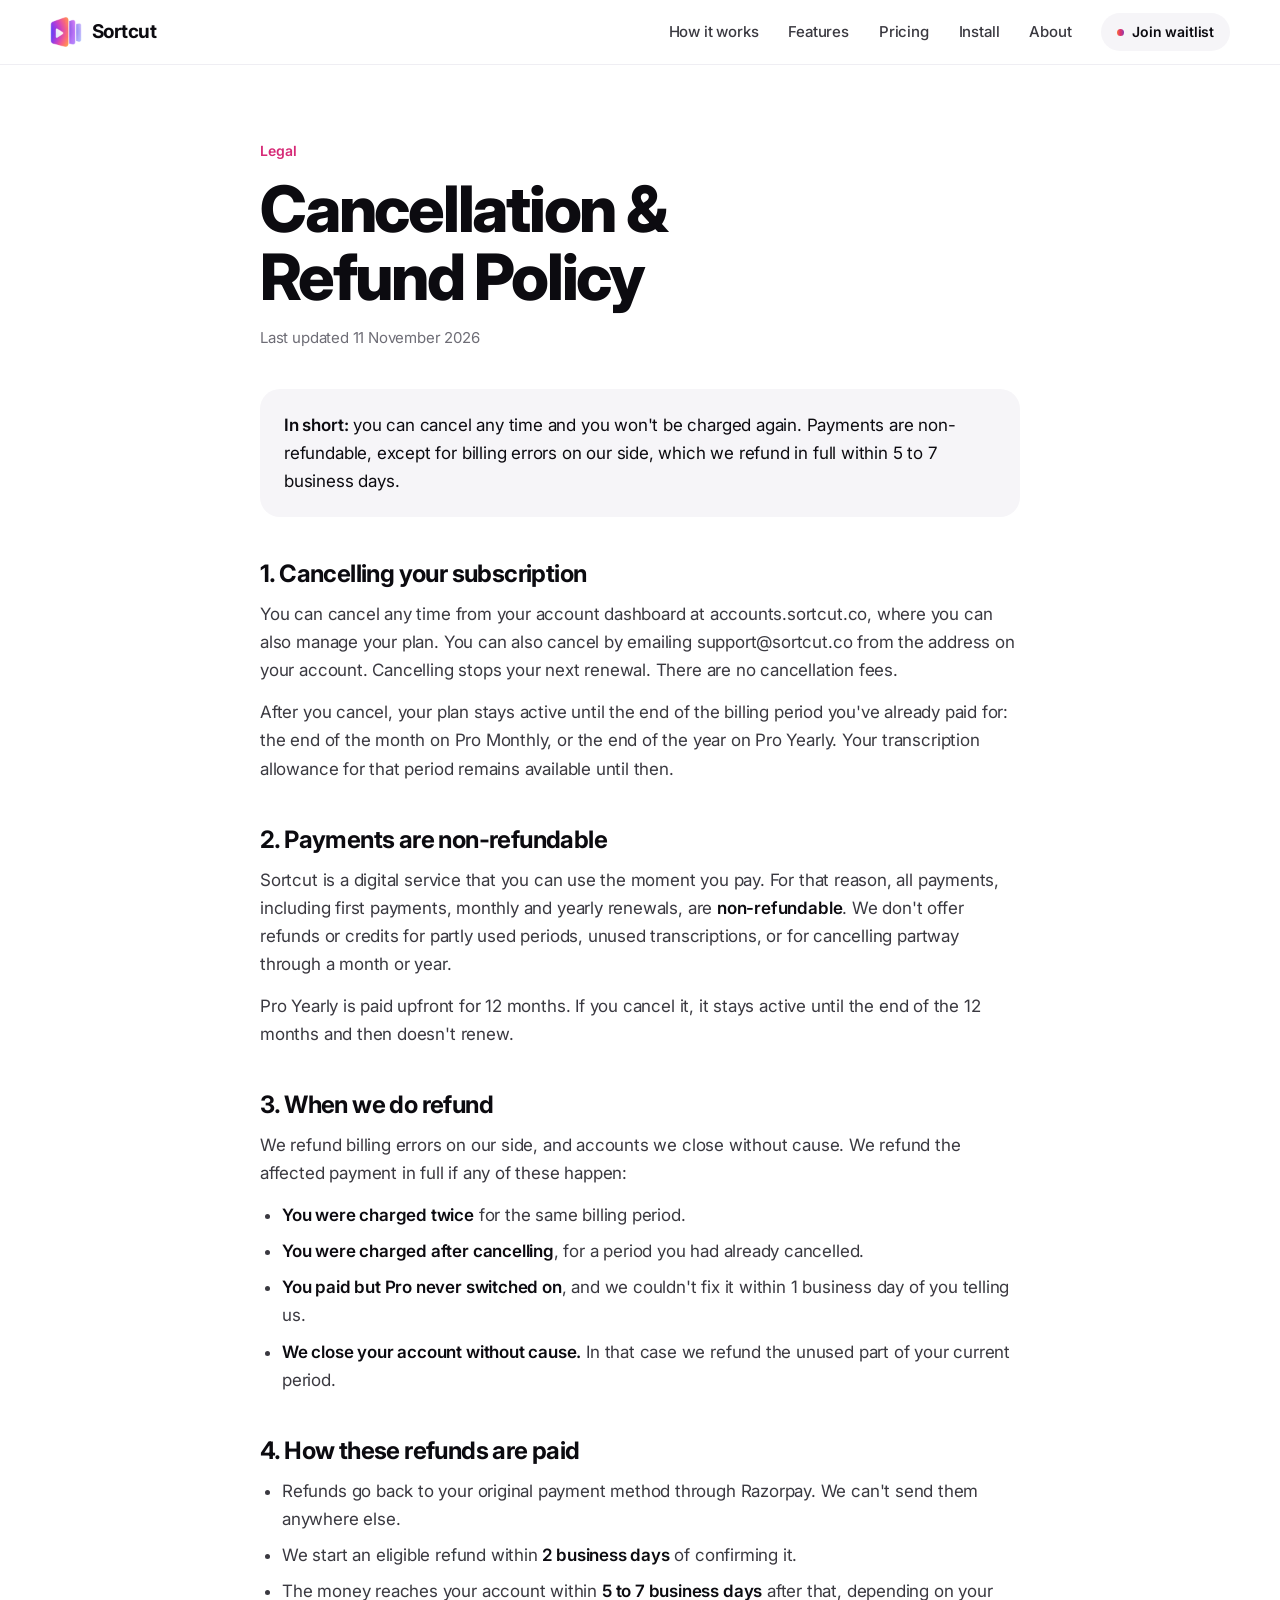
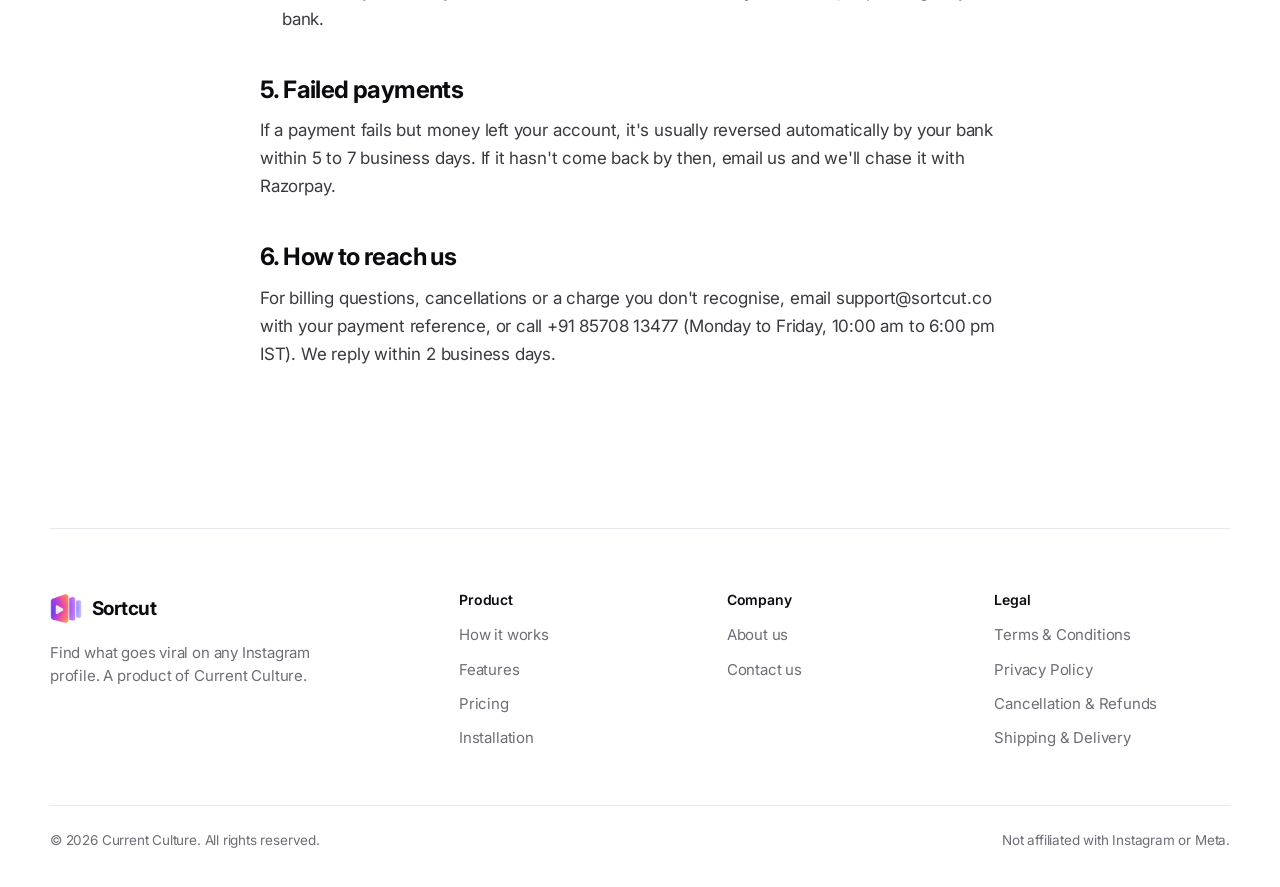
<file: refund-policy.html>
<!doctype html>
<html lang="en">
<head>
<meta charset="utf-8">
<meta name="viewport" content="width=device-width, initial-scale=1, viewport-fit=cover">
<title>Cancellation &amp; Refund Policy | Sortcut</title>
<meta name="description" content="Sortcut cancellation and refund policy.">
<link rel="canonical" href="https://sortcut.co/refund-policy.html">
<link rel="preconnect" href="https://fonts.googleapis.com">
<link rel="preconnect" href="https://fonts.gstatic.com" crossorigin>
<link rel="stylesheet" href="https://fonts.googleapis.com/css2?family=Inter:wght@400;500;600;700;800&display=swap">
<link rel="icon" href="favicon.ico" sizes="48x48">
<link rel="icon" type="image/png" href="img/favicon.png" sizes="192x192">
<link rel="apple-touch-icon" href="img/apple-touch-icon.png">
<link rel="stylesheet" href="css/styles.css">
</head>
<body>
<svg width="0" height="0" style="position:absolute" aria-hidden="true">
  <defs>
    <linearGradient id="igg" x1="0" y1="1" x2="1" y2="0">
      <stop offset="0" stop-color="#FEDA75"/><stop offset=".25" stop-color="#FA7E1E"/><stop offset=".5" stop-color="#D62976"/><stop offset=".75" stop-color="#962FBF"/><stop offset="1" stop-color="#4F5BD5"/>
    </linearGradient>
    <symbol id="mark" viewBox="0 0 20 20"><rect x="3" y="3" width="3.2" height="14" rx="1.6" fill="currentColor"/><rect x="8.4" y="6.5" width="3.2" height="10.5" rx="1.6" fill="currentColor" opacity=".85"/><rect x="13.8" y="10" width="3.2" height="7" rx="1.6" fill="currentColor" opacity=".7"/></symbol>
    <symbol id="check" viewBox="0 0 20 20"><circle cx="10" cy="10" r="10" fill="url(#igg)"/><path d="M6 10.3l2.6 2.6L14 7.5" fill="none" stroke="#fff" stroke-width="2" stroke-linecap="round" stroke-linejoin="round"/></symbol>
    <symbol id="play" viewBox="0 0 12 12"><path d="M3 1.8v8.4L10 6z" fill="currentColor"/></symbol>
  </defs>
</svg>
<header class="top">
  <div class="wrap">
    <a class="brand" href="index.html" aria-label="Sortcut home"><img class="logo" src="img/logo.png" alt="" width="32" height="32">Sortcut</a>
    <nav class="nav" aria-label="Main">
      <a class="hide-sm" href="index.html#how">How it works</a>
      <a class="hide-sm" href="index.html#features">Features</a>
      <a class="hide-sm" href="pricing.html">Pricing</a>
      <a class="hide-sm" href="install.html">Install</a>
      <a class="hide-sm" href="about.html">About</a>
      <a class="soon" href="join.html">Join waitlist</a>
    </nav>
  </div>
</header>
<main class="wrap">

  <article class="doc">
    <div class="doc-head"><span class="kicker">Legal</span><h1>Cancellation &amp; Refund Policy</h1><p class="meta">Last updated 11 November 2026</p></div>
    <div class="doc-body">
      <div class="tldr"><p><strong>In short:</strong> you can cancel any time and you won't be charged again. Payments are non-refundable, except for billing errors on our side, which we refund in full within 5 to 7 business days.</p></div>
      <h2>1. Cancelling your subscription</h2>
      <p>You can cancel any time from your account dashboard at accounts.sortcut.co, where you can also manage your plan. You can also cancel by emailing support@sortcut.co from the address on your account. Cancelling stops your next renewal. There are no cancellation fees.</p>
      <p>After you cancel, your plan stays active until the end of the billing period you've already paid for: the end of the month on Pro Monthly, or the end of the year on Pro Yearly. Your transcription allowance for that period remains available until then.</p>
      <h2>2. Payments are non-refundable</h2>
      <p>Sortcut is a digital service that you can use the moment you pay. For that reason, all payments, including first payments, monthly and yearly renewals, are <strong>non-refundable</strong>. We don't offer refunds or credits for partly used periods, unused transcriptions, or for cancelling partway through a month or year.</p>
      <p>Pro Yearly is paid upfront for 12 months. If you cancel it, it stays active until the end of the 12 months and then doesn't renew.</p>
      <h2>3. When we do refund</h2>
      <p>We refund billing errors on our side, and accounts we close without cause. We refund the affected payment in full if any of these happen:</p>
      <ul>
        <li><strong>You were charged twice</strong> for the same billing period.</li>
        <li><strong>You were charged after cancelling</strong>, for a period you had already cancelled.</li>
        <li><strong>You paid but Pro never switched on</strong>, and we couldn't fix it within 1 business day of you telling us.</li>
        <li><strong>We close your account without cause.</strong> In that case we refund the unused part of your current period.</li>
      </ul>
      <h2>4. How these refunds are paid</h2>
      <ul>
        <li>Refunds go back to your original payment method through Razorpay. We can't send them anywhere else.</li>
        <li>We start an eligible refund within <strong>2 business days</strong> of confirming it.</li>
        <li>The money reaches your account within <strong>5 to 7 business days</strong> after that, depending on your bank.</li>
      </ul>
      <h2>5. Failed payments</h2>
      <p>If a payment fails but money left your account, it's usually reversed automatically by your bank within 5 to 7 business days. If it hasn't come back by then, email us and we'll chase it with Razorpay.</p>
      <h2>6. How to reach us</h2>
      <p>For billing questions, cancellations or a charge you don't recognise, email support@sortcut.co with your payment reference, or call +91 85708 13477 (Monday to Friday, 10:00 am to 6:00 pm IST). We reply within 2 business days.</p>
    </div>
  </article>

</main>

<footer class="wrap">
  <div class="foot">
    <div>
      <a class="brand" href="index.html"><img class="logo" src="img/logo.png" alt="" width="32" height="32">Sortcut</a>
      <p class="about">Find what goes viral on any Instagram profile. A product of Current Culture.</p>
    </div>
    <div><h4>Product</h4><ul><li><a href="index.html#how">How it works</a></li><li><a href="index.html#features">Features</a></li><li><a href="pricing.html">Pricing</a></li><li><a href="install.html">Installation</a></li></ul></div>
    <div><h4>Company</h4><ul><li><a href="about.html">About us</a></li><li><a href="contact.html">Contact us</a></li></ul></div>
    <div><h4>Legal</h4><ul><li><a href="terms.html">Terms &amp; Conditions</a></li><li><a href="privacy.html">Privacy Policy</a></li><li><a href="refund-policy.html">Cancellation &amp; Refunds</a></li><li><a href="shipping-policy.html">Shipping &amp; Delivery</a></li></ul></div>
  </div>
  <div class="legal"><span>© 2026 Current Culture. All rights reserved.</span><span>Not affiliated with Instagram or Meta.</span></div>
</footer>
<script src="js/main.js"></script>
</body>
</html>
</file>
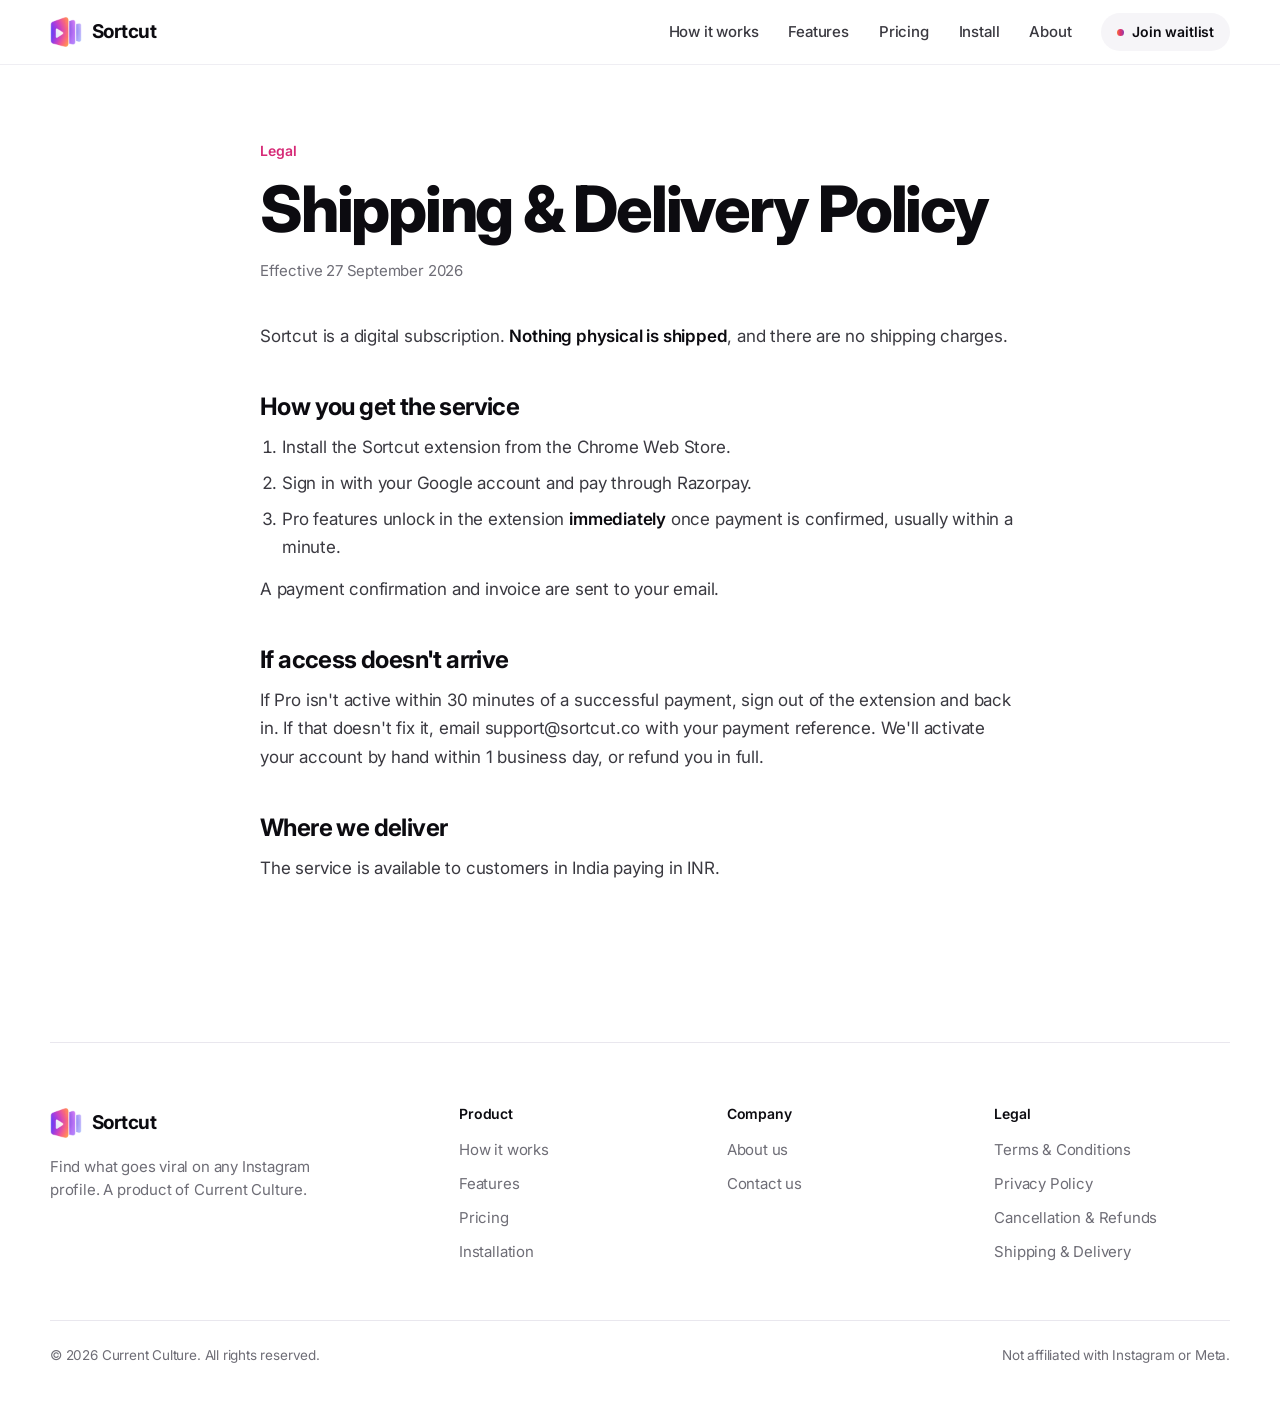
<file: shipping-policy.html>
<!doctype html>
<html lang="en">
<head>
<meta charset="utf-8">
<meta name="viewport" content="width=device-width, initial-scale=1, viewport-fit=cover">
<title>Shipping &amp; Delivery Policy | Sortcut</title>
<meta name="description" content="Sortcut is a digital subscription delivered instantly. No physical shipping.">
<link rel="canonical" href="https://sortcut.co/shipping-policy.html">
<link rel="preconnect" href="https://fonts.googleapis.com">
<link rel="preconnect" href="https://fonts.gstatic.com" crossorigin>
<link rel="stylesheet" href="https://fonts.googleapis.com/css2?family=Inter:wght@400;500;600;700;800&display=swap">
<link rel="icon" href="favicon.ico" sizes="48x48">
<link rel="icon" type="image/png" href="img/favicon.png" sizes="192x192">
<link rel="apple-touch-icon" href="img/apple-touch-icon.png">
<link rel="stylesheet" href="css/styles.css">
</head>
<body>
<svg width="0" height="0" style="position:absolute" aria-hidden="true">
  <defs>
    <linearGradient id="igg" x1="0" y1="1" x2="1" y2="0">
      <stop offset="0" stop-color="#FEDA75"/><stop offset=".25" stop-color="#FA7E1E"/><stop offset=".5" stop-color="#D62976"/><stop offset=".75" stop-color="#962FBF"/><stop offset="1" stop-color="#4F5BD5"/>
    </linearGradient>
    <symbol id="mark" viewBox="0 0 20 20"><rect x="3" y="3" width="3.2" height="14" rx="1.6" fill="currentColor"/><rect x="8.4" y="6.5" width="3.2" height="10.5" rx="1.6" fill="currentColor" opacity=".85"/><rect x="13.8" y="10" width="3.2" height="7" rx="1.6" fill="currentColor" opacity=".7"/></symbol>
    <symbol id="check" viewBox="0 0 20 20"><circle cx="10" cy="10" r="10" fill="url(#igg)"/><path d="M6 10.3l2.6 2.6L14 7.5" fill="none" stroke="#fff" stroke-width="2" stroke-linecap="round" stroke-linejoin="round"/></symbol>
    <symbol id="play" viewBox="0 0 12 12"><path d="M3 1.8v8.4L10 6z" fill="currentColor"/></symbol>
  </defs>
</svg>
<header class="top">
  <div class="wrap">
    <a class="brand" href="index.html" aria-label="Sortcut home"><img class="logo" src="img/logo.png" alt="" width="32" height="32">Sortcut</a>
    <nav class="nav" aria-label="Main">
      <a class="hide-sm" href="index.html#how">How it works</a>
      <a class="hide-sm" href="index.html#features">Features</a>
      <a class="hide-sm" href="pricing.html">Pricing</a>
      <a class="hide-sm" href="install.html">Install</a>
      <a class="hide-sm" href="about.html">About</a>
      <a class="soon" href="join.html">Join waitlist</a>
    </nav>
  </div>
</header>
<main class="wrap">

  <article class="doc">
    <div class="doc-head"><span class="kicker">Legal</span><h1>Shipping &amp; Delivery Policy</h1><p class="meta">Effective 27 September 2026</p></div>
    <div class="doc-body">
      <p>Sortcut is a digital subscription. <strong>Nothing physical is shipped</strong>, and there are no shipping charges.</p>
      <h2>How you get the service</h2>
      <ol>
        <li>Install the Sortcut extension from the Chrome Web Store.</li>
        <li>Sign in with your Google account and pay through Razorpay.</li>
        <li>Pro features unlock in the extension <strong>immediately</strong> once payment is confirmed, usually within a minute.</li>
      </ol>
      <p>A payment confirmation and invoice are sent to your email.</p>
      <h2>If access doesn't arrive</h2>
      <p>If Pro isn't active within 30 minutes of a successful payment, sign out of the extension and back in. If that doesn't fix it, email support@sortcut.co with your payment reference. We'll activate your account by hand within 1 business day, or refund you in full.</p>
      <h2>Where we deliver</h2>
      <p>The service is available to customers in India paying in INR.</p>
    </div>
  </article>

</main>

<footer class="wrap">
  <div class="foot">
    <div>
      <a class="brand" href="index.html"><img class="logo" src="img/logo.png" alt="" width="32" height="32">Sortcut</a>
      <p class="about">Find what goes viral on any Instagram profile. A product of Current Culture.</p>
    </div>
    <div><h4>Product</h4><ul><li><a href="index.html#how">How it works</a></li><li><a href="index.html#features">Features</a></li><li><a href="pricing.html">Pricing</a></li><li><a href="install.html">Installation</a></li></ul></div>
    <div><h4>Company</h4><ul><li><a href="about.html">About us</a></li><li><a href="contact.html">Contact us</a></li></ul></div>
    <div><h4>Legal</h4><ul><li><a href="terms.html">Terms &amp; Conditions</a></li><li><a href="privacy.html">Privacy Policy</a></li><li><a href="refund-policy.html">Cancellation &amp; Refunds</a></li><li><a href="shipping-policy.html">Shipping &amp; Delivery</a></li></ul></div>
  </div>
  <div class="legal"><span>© 2026 Current Culture. All rights reserved.</span><span>Not affiliated with Instagram or Meta.</span></div>
</footer>
<script src="js/main.js"></script>
</body>
</html>
</file>
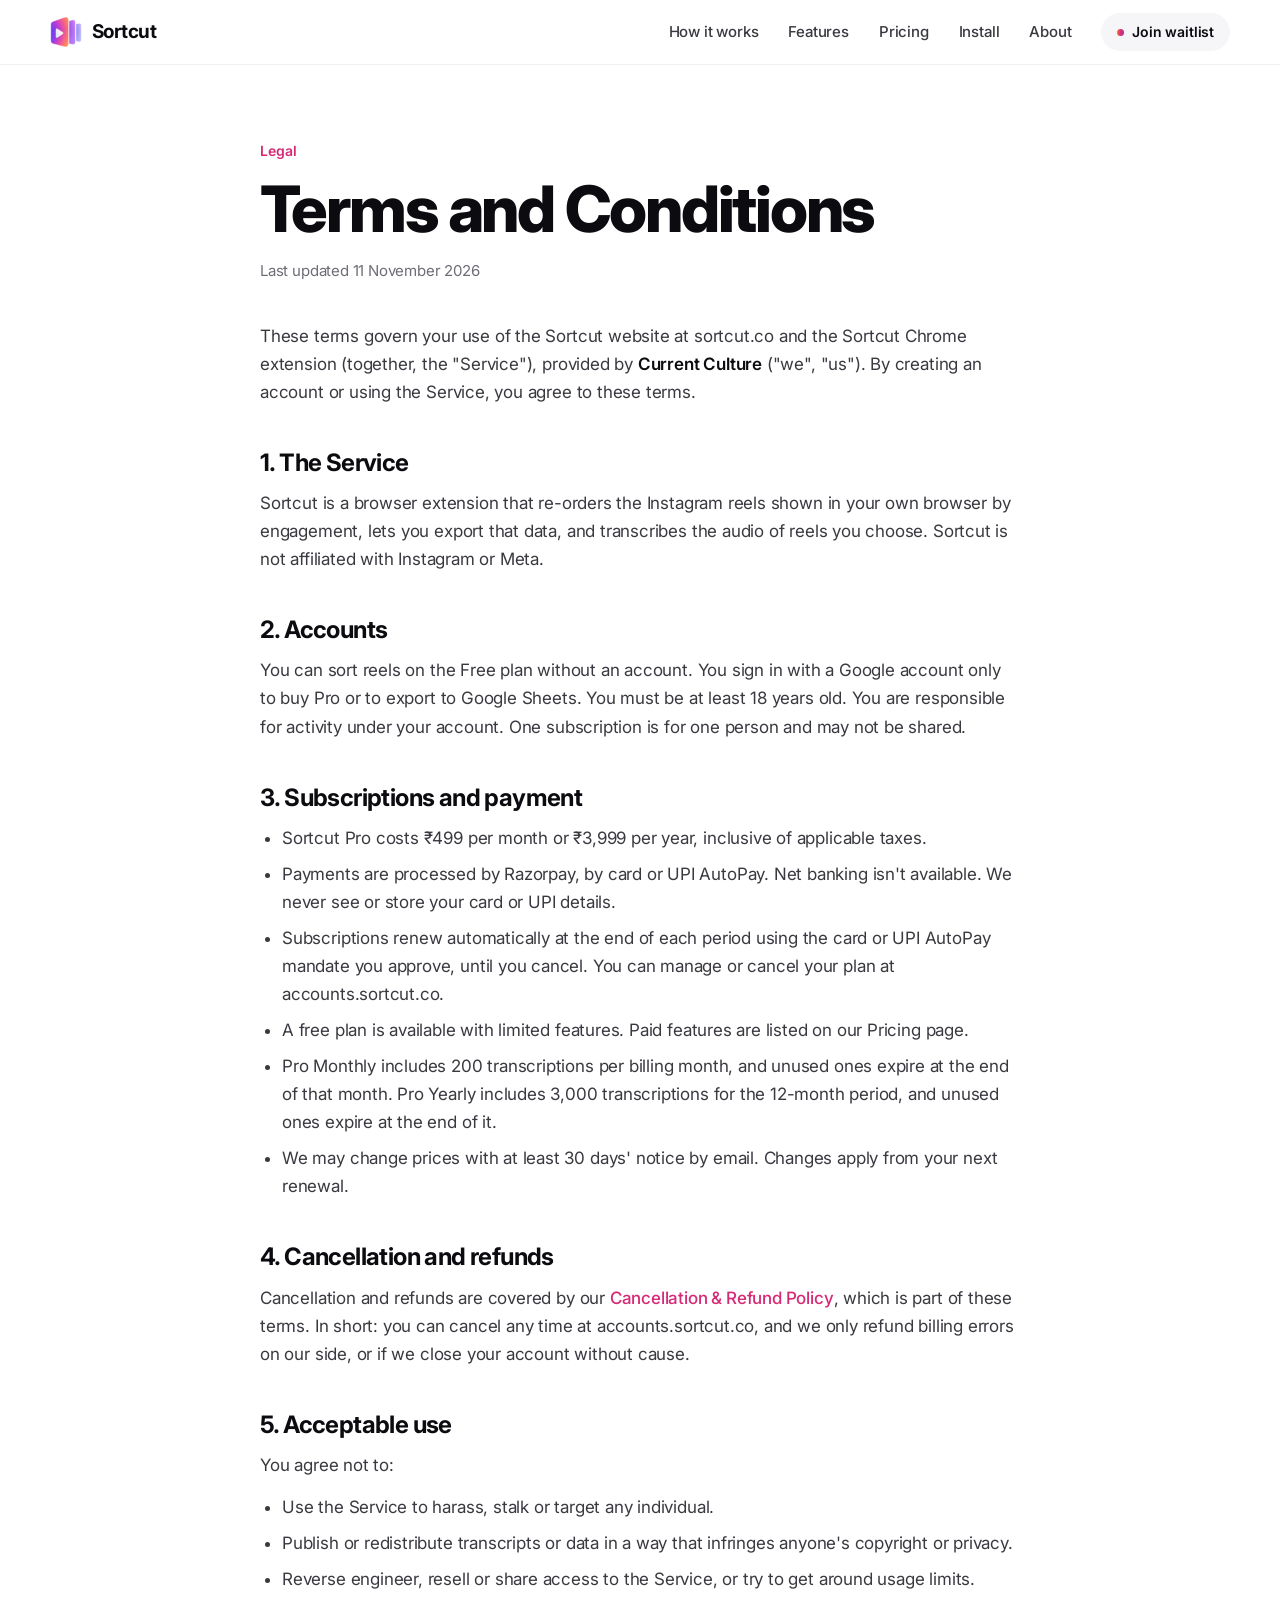
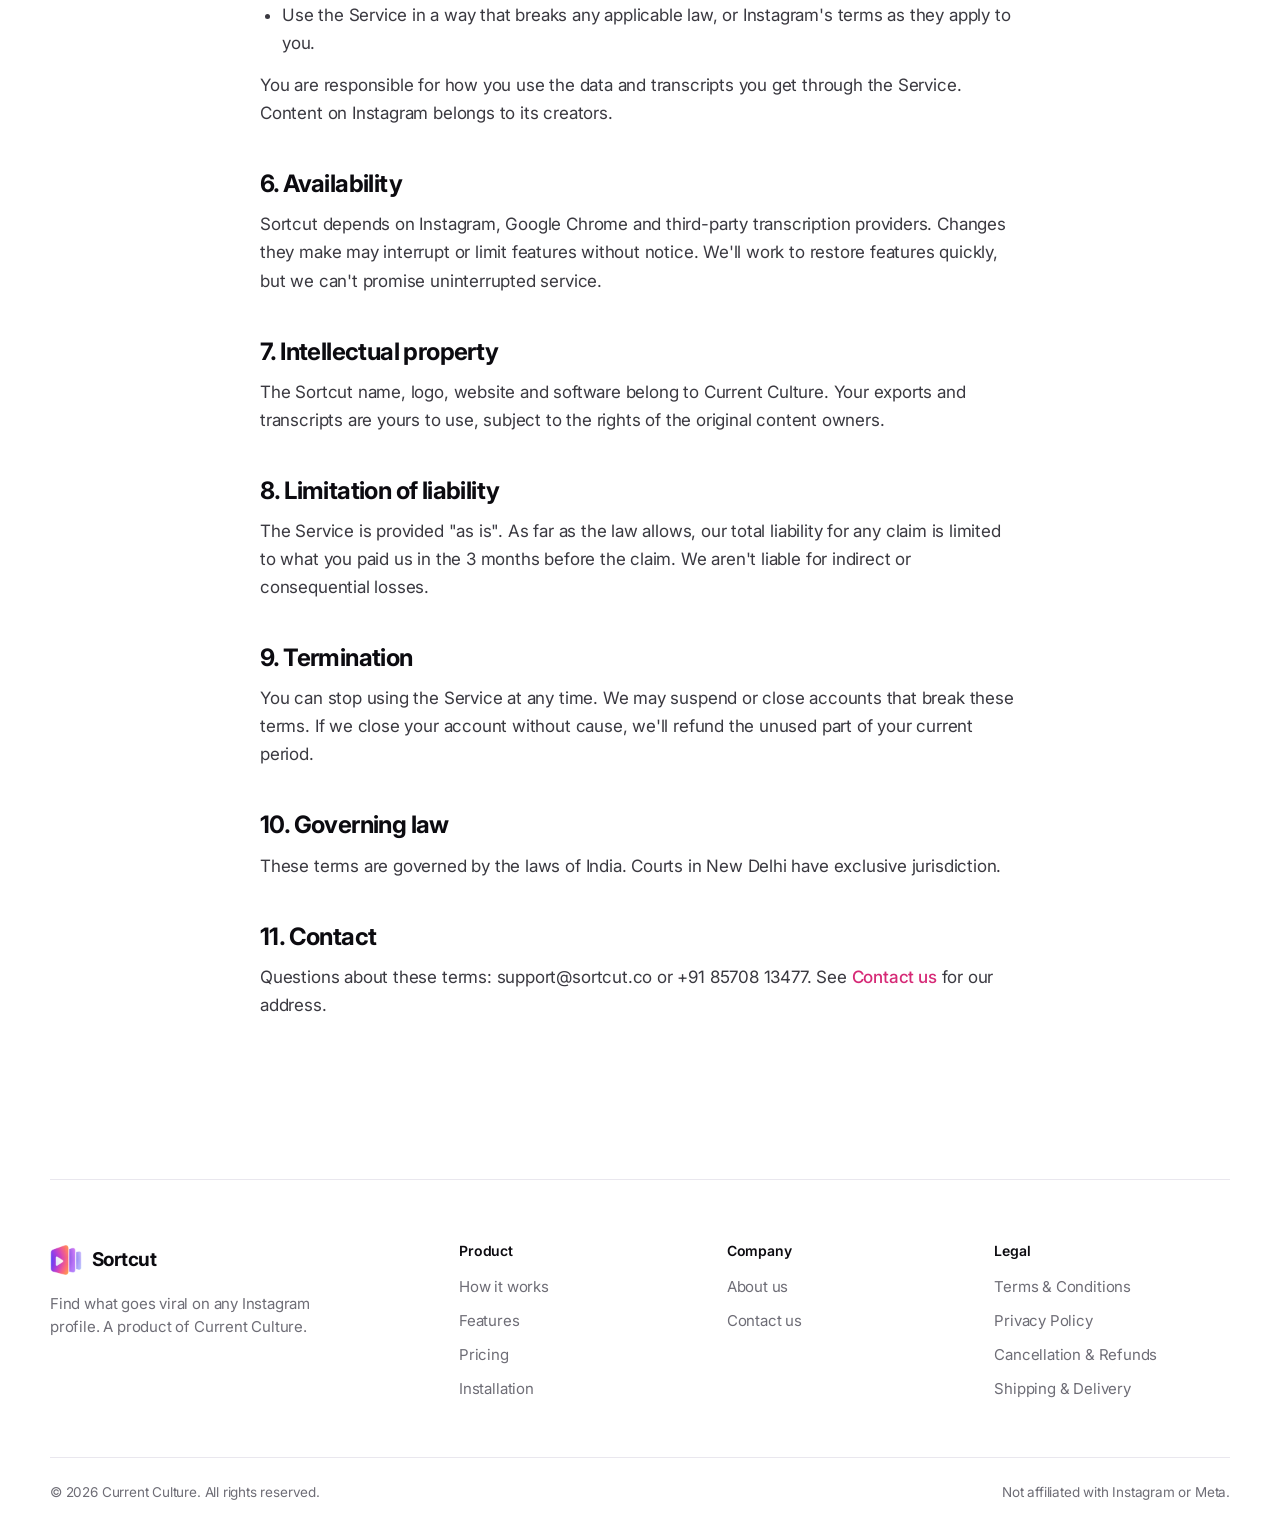
<file: terms.html>
<!doctype html>
<html lang="en">
<head>
<meta charset="utf-8">
<meta name="viewport" content="width=device-width, initial-scale=1, viewport-fit=cover">
<title>Terms and Conditions | Sortcut</title>
<meta name="description" content="Terms and conditions for using Sortcut.">
<link rel="canonical" href="https://sortcut.co/terms.html">
<link rel="preconnect" href="https://fonts.googleapis.com">
<link rel="preconnect" href="https://fonts.gstatic.com" crossorigin>
<link rel="stylesheet" href="https://fonts.googleapis.com/css2?family=Inter:wght@400;500;600;700;800&display=swap">
<link rel="icon" href="favicon.ico" sizes="48x48">
<link rel="icon" type="image/png" href="img/favicon.png" sizes="192x192">
<link rel="apple-touch-icon" href="img/apple-touch-icon.png">
<link rel="stylesheet" href="css/styles.css">
</head>
<body>
<svg width="0" height="0" style="position:absolute" aria-hidden="true">
  <defs>
    <linearGradient id="igg" x1="0" y1="1" x2="1" y2="0">
      <stop offset="0" stop-color="#FEDA75"/><stop offset=".25" stop-color="#FA7E1E"/><stop offset=".5" stop-color="#D62976"/><stop offset=".75" stop-color="#962FBF"/><stop offset="1" stop-color="#4F5BD5"/>
    </linearGradient>
    <symbol id="mark" viewBox="0 0 20 20"><rect x="3" y="3" width="3.2" height="14" rx="1.6" fill="currentColor"/><rect x="8.4" y="6.5" width="3.2" height="10.5" rx="1.6" fill="currentColor" opacity=".85"/><rect x="13.8" y="10" width="3.2" height="7" rx="1.6" fill="currentColor" opacity=".7"/></symbol>
    <symbol id="check" viewBox="0 0 20 20"><circle cx="10" cy="10" r="10" fill="url(#igg)"/><path d="M6 10.3l2.6 2.6L14 7.5" fill="none" stroke="#fff" stroke-width="2" stroke-linecap="round" stroke-linejoin="round"/></symbol>
    <symbol id="play" viewBox="0 0 12 12"><path d="M3 1.8v8.4L10 6z" fill="currentColor"/></symbol>
  </defs>
</svg>
<header class="top">
  <div class="wrap">
    <a class="brand" href="index.html" aria-label="Sortcut home"><img class="logo" src="img/logo.png" alt="" width="32" height="32">Sortcut</a>
    <nav class="nav" aria-label="Main">
      <a class="hide-sm" href="index.html#how">How it works</a>
      <a class="hide-sm" href="index.html#features">Features</a>
      <a class="hide-sm" href="pricing.html">Pricing</a>
      <a class="hide-sm" href="install.html">Install</a>
      <a class="hide-sm" href="about.html">About</a>
      <a class="soon" href="join.html">Join waitlist</a>
    </nav>
  </div>
</header>
<main class="wrap">

  <article class="doc">
    <div class="doc-head"><span class="kicker">Legal</span><h1>Terms and Conditions</h1><p class="meta">Last updated 11 November 2026</p></div>
    <div class="doc-body">
      <p>These terms govern your use of the Sortcut website at sortcut.co and the Sortcut Chrome extension (together, the "Service"), provided by <strong>Current Culture</strong> ("we", "us"). By creating an account or using the Service, you agree to these terms.</p>
      <h2>1. The Service</h2>
      <p>Sortcut is a browser extension that re-orders the Instagram reels shown in your own browser by engagement, lets you export that data, and transcribes the audio of reels you choose. Sortcut is not affiliated with Instagram or Meta.</p>
      <h2>2. Accounts</h2>
      <p>You can sort reels on the Free plan without an account. You sign in with a Google account only to buy Pro or to export to Google Sheets. You must be at least 18 years old. You are responsible for activity under your account. One subscription is for one person and may not be shared.</p>
      <h2>3. Subscriptions and payment</h2>
      <ul>
        <li>Sortcut Pro costs ₹499 per month or ₹3,999 per year, inclusive of applicable taxes.</li>
        <li>Payments are processed by Razorpay, by card or UPI AutoPay. Net banking isn't available. We never see or store your card or UPI details.</li>
        <li>Subscriptions renew automatically at the end of each period using the card or UPI AutoPay mandate you approve, until you cancel. You can manage or cancel your plan at accounts.sortcut.co.</li>
        <li>A free plan is available with limited features. Paid features are listed on our Pricing page.</li>
        <li>Pro Monthly includes 200 transcriptions per billing month, and unused ones expire at the end of that month. Pro Yearly includes 3,000 transcriptions for the 12-month period, and unused ones expire at the end of it.</li>
        <li>We may change prices with at least 30 days' notice by email. Changes apply from your next renewal.</li>
      </ul>
      <h2>4. Cancellation and refunds</h2>
      <p>Cancellation and refunds are covered by our <a href="refund-policy.html">Cancellation &amp; Refund Policy</a>, which is part of these terms. In short: you can cancel any time at accounts.sortcut.co, and we only refund billing errors on our side, or if we close your account without cause.</p>
      <h2>5. Acceptable use</h2>
      <p>You agree not to:</p>
      <ul>
        <li>Use the Service to harass, stalk or target any individual.</li>
        <li>Publish or redistribute transcripts or data in a way that infringes anyone's copyright or privacy.</li>
        <li>Reverse engineer, resell or share access to the Service, or try to get around usage limits.</li>
        <li>Use the Service in a way that breaks any applicable law, or Instagram's terms as they apply to you.</li>
      </ul>
      <p>You are responsible for how you use the data and transcripts you get through the Service. Content on Instagram belongs to its creators.</p>
      <h2>6. Availability</h2>
      <p>Sortcut depends on Instagram, Google Chrome and third-party transcription providers. Changes they make may interrupt or limit features without notice. We'll work to restore features quickly, but we can't promise uninterrupted service.</p>
      <h2>7. Intellectual property</h2>
      <p>The Sortcut name, logo, website and software belong to Current Culture. Your exports and transcripts are yours to use, subject to the rights of the original content owners.</p>
      <h2>8. Limitation of liability</h2>
      <p>The Service is provided "as is". As far as the law allows, our total liability for any claim is limited to what you paid us in the 3 months before the claim. We aren't liable for indirect or consequential losses.</p>
      <h2>9. Termination</h2>
      <p>You can stop using the Service at any time. We may suspend or close accounts that break these terms. If we close your account without cause, we'll refund the unused part of your current period.</p>
      <h2>10. Governing law</h2>
      <p>These terms are governed by the laws of India. Courts in New Delhi have exclusive jurisdiction.</p>
      <h2>11. Contact</h2>
      <p>Questions about these terms: support@sortcut.co or +91 85708 13477. See <a href="contact.html">Contact us</a> for our address.</p>
    </div>
  </article>

</main>

<footer class="wrap">
  <div class="foot">
    <div>
      <a class="brand" href="index.html"><img class="logo" src="img/logo.png" alt="" width="32" height="32">Sortcut</a>
      <p class="about">Find what goes viral on any Instagram profile. A product of Current Culture.</p>
    </div>
    <div><h4>Product</h4><ul><li><a href="index.html#how">How it works</a></li><li><a href="index.html#features">Features</a></li><li><a href="pricing.html">Pricing</a></li><li><a href="install.html">Installation</a></li></ul></div>
    <div><h4>Company</h4><ul><li><a href="about.html">About us</a></li><li><a href="contact.html">Contact us</a></li></ul></div>
    <div><h4>Legal</h4><ul><li><a href="terms.html">Terms &amp; Conditions</a></li><li><a href="privacy.html">Privacy Policy</a></li><li><a href="refund-policy.html">Cancellation &amp; Refunds</a></li><li><a href="shipping-policy.html">Shipping &amp; Delivery</a></li></ul></div>
  </div>
  <div class="legal"><span>© 2026 Current Culture. All rights reserved.</span><span>Not affiliated with Instagram or Meta.</span></div>
</footer>
<script src="js/main.js"></script>
</body>
</html>
</file>
<file: css/styles.css>
html,body{margin:0}img{max-width:100%}

[hidden]{display:none!important}
:root{
  color-scheme:light;
  --bg:#FFFFFF;
  --bg-2:#F6F5F8;
  --ink:#0C0B10;
  --ink-2:#3A3940;
  --gray:#6E6D76;
  --gray-2:#A3A1AB;
  --line:#E9E7EE;
  --line-2:#DCD9E3;
  --yellow:#FEDA75;
  --orange:#FA7E1E;
  --pink:#D62976;
  --purple:#962FBF;
  --blue:#4F5BD5;
  --ig:linear-gradient(45deg,#FEDA75 0%,#FA7E1E 22%,#D62976 50%,#962FBF 76%,#4F5BD5 100%);
  --ig-btn:linear-gradient(90deg,#F77737 0%,#E1306C 45%,#C13584 72%,#833AB4 100%);
  --font:-apple-system,BlinkMacSystemFont,"SF Pro Display","SF Pro Text","Inter","Segoe UI",Roboto,Helvetica,Arial,sans-serif;
  --mono:ui-monospace,"SF Mono",SFMono-Regular,Menlo,Consolas,monospace;
  --r-lg:28px;--r-md:20px;--r-sm:12px;
  --shadow:0 1px 2px rgba(12,11,16,.04),0 8px 24px -8px rgba(12,11,16,.08);
  --shadow-lg:0 2px 6px rgba(12,11,16,.04),0 40px 80px -24px rgba(60,20,80,.22);
}
*{box-sizing:border-box}
html{scroll-behavior:smooth;overflow-x:clip}
@media (prefers-reduced-motion:reduce){html{scroll-behavior:auto}*,*::before,*::after{animation:none!important;transition:none!important}}
body{background:var(--bg);color:var(--ink);font:400 17px/1.55 var(--font);letter-spacing:-.011em;-webkit-font-smoothing:antialiased;-moz-osx-font-smoothing:grayscale;padding-inline:20px;overflow-x:hidden}
a{color:inherit}
h1,h2,h3,h4{margin:0;font-weight:700;letter-spacing:-.035em;line-height:1.05;text-wrap:balance}
p{margin:0}
.wrap{max-width:1180px;margin-inline:auto}
.narrow{max-width:760px;margin-inline:auto}
.center{text-align:center}
.viral-img{display:inline-block;height:1.24em;width:auto;max-width:none;vertical-align:-.07em;margin-right:.04em}
.ig-script{font-family:"Instrument Serif",Georgia,serif;font-style:italic;font-weight:400;letter-spacing:-.01em;font-size:1.12em;line-height:.9;padding:0 .1em .06em .02em;display:inline-block;vertical-align:-.02em}
.grad-text{background:var(--ig);-webkit-background-clip:text;background-clip:text;color:transparent}
:focus-visible{outline:3px solid rgba(214,41,118,.45);outline-offset:3px;border-radius:10px}
.kicker{display:inline-block;font-size:14px;font-weight:600;letter-spacing:0;color:var(--pink)}

/* ---------- nav ---------- */
.top{position:sticky;top:env(safe-area-inset-top,0px);z-index:50;margin-inline:-20px;padding:0 20px;background:rgba(255,255,255,.78);-webkit-backdrop-filter:saturate(180%) blur(20px);backdrop-filter:saturate(180%) blur(20px);border-bottom:1px solid rgba(233,231,238,.7)}
.top .wrap{height:64px;display:flex;align-items:center;justify-content:space-between;gap:16px}
.brand{display:flex;align-items:center;gap:10px;text-decoration:none;font-size:19px;font-weight:700;letter-spacing:-.03em}
.logo{width:32px;height:32px;flex:none;display:block;object-fit:contain}
.nav{display:flex;align-items:center;gap:30px;font-size:15px;font-weight:500}
.nav a{text-decoration:none;color:var(--ink-2)}
.nav a:hover,.nav a[aria-current="page"]{color:var(--ink)}
.nav a.btn,.nav a.btn:hover{color:#fff}
.soon{display:inline-flex;align-items:center;gap:8px;height:38px;padding:0 16px;border-radius:999px;background:var(--bg-2);font-size:14px;font-weight:600;color:var(--ink);white-space:nowrap}
.soon::before{content:"";width:7px;height:7px;border-radius:50%;background:var(--ig-btn)}
.nav a.soon{color:var(--ink)}
.nav a.soon:hover{background:#EDEBF1}
@media (max-width:780px){.nav a.hide-sm{display:none}}

/* ---------- buttons ---------- */
.btn{display:inline-flex;align-items:center;justify-content:center;gap:8px;height:48px;padding:0 24px;border-radius:999px;border:0;font:600 16px/1 var(--font);letter-spacing:-.01em;text-decoration:none;cursor:pointer;white-space:nowrap;transition:transform .2s ease,box-shadow .2s ease,background-color .2s}
.btn-ig{background:var(--ig-btn);color:#fff;box-shadow:0 8px 24px -8px rgba(214,41,118,.55),inset 0 1px 0 rgba(255,255,255,.25)}
.btn-ig:hover{transform:translateY(-1px);box-shadow:0 14px 30px -10px rgba(214,41,118,.65),inset 0 1px 0 rgba(255,255,255,.25)}
.btn-dark{background:var(--ink);color:#fff}
.btn-dark:hover{transform:translateY(-1px);background:#25232c}
.btn-soft{background:var(--bg-2);color:var(--ink)}
.btn-soft:hover{background:#EDEBF1}
.btn-soon,.btn-soon:hover{background:var(--bg-2);color:var(--gray);cursor:default}
.btn-sm{height:38px;padding:0 16px;font-size:14px}
.btn svg{flex:none}

/* ---------- hero ---------- */
.hero{position:relative;padding-block:72px 0;text-align:center}
.hero::before{content:"";position:absolute;top:-64px;left:50%;width:100vw;transform:translateX(-50%);height:720px;z-index:-1;background:
  radial-gradient(40% 50% at 22% 30%,rgba(254,218,117,.30),transparent 70%),
  radial-gradient(38% 50% at 50% 18%,rgba(214,41,118,.16),transparent 70%),
  radial-gradient(40% 50% at 80% 32%,rgba(79,91,213,.16),transparent 70%)}
.launch{display:inline-flex;align-items:center;gap:10px;padding:6px 14px 6px 6px;border-radius:999px;background:#fff;border:1px solid var(--line);box-shadow:var(--shadow);font-size:14px;font-weight:500;color:var(--ink-2);text-decoration:none}
.launch b{font-weight:600;color:#fff;background:var(--ig-btn);padding:4px 10px;border-radius:999px;font-size:12.5px}
.hero h1{font-size:clamp(30px,7.4vw,88px);font-weight:800;letter-spacing:-.045em;line-height:1.04;margin:26px auto 0;max-width:none}
.hero h1 .ln{display:block;white-space:nowrap}
.hero .lede{margin:24px auto 0;max-width:620px;font-size:clamp(18px,2vw,21px);color:var(--gray);line-height:1.5}
.hero .ctas{display:flex;flex-wrap:wrap;justify-content:center;gap:12px;margin-top:34px}
.proof{display:flex;align-items:center;justify-content:center;gap:14px;margin-top:30px;flex-wrap:wrap;font-size:14.5px;color:var(--gray)}
.proof b{color:var(--ink);font-weight:600}
.rings{display:flex}
.ring{width:38px;height:38px;border-radius:50%;padding:2px;background:var(--ig);margin-left:-10px}
.ring:first-child{margin-left:0}
.ring span{display:block;width:100%;height:100%;border-radius:50%;border:2px solid #fff}
.a1{background:linear-gradient(135deg,#F4C7A1,#B9785A)}
.a2{background:linear-gradient(135deg,#C9B5E8,#6D58A8)}
.a3{background:linear-gradient(135deg,#A9D8C6,#3E8A73)}
.a4{background:linear-gradient(135deg,#F3B0C3,#B4446A)}
.a5{background:linear-gradient(135deg,#B8CBF2,#4B64B8)}

/* ---------- product mockup ---------- */
.stage{position:relative;margin:64px auto 0;max-width:1080px}
.stage::before{content:"";position:absolute;inset:8% 4% -4%;background:var(--ig);filter:blur(70px);opacity:.28;border-radius:40px;z-index:-1}
.window{border-radius:22px;background:#fff;border:1px solid var(--line);box-shadow:var(--shadow-lg);overflow:hidden;text-align:left}
.chrome{display:flex;align-items:center;gap:14px;height:46px;padding:0 16px;background:#F7F6F9;border-bottom:1px solid var(--line)}
.dots{display:flex;gap:7px}
.dots i{width:11px;height:11px;border-radius:50%;background:#E0DDE5}
.dots i:nth-child(1){background:#FF5F57}.dots i:nth-child(2){background:#FEBC2E}.dots i:nth-child(3){background:#28C840}
.url{flex:1;max-width:420px;margin-inline:auto;height:28px;border-radius:8px;background:#fff;border:1px solid var(--line);display:flex;align-items:center;justify-content:center;gap:6px;font-size:12.5px;color:var(--gray)}
.ext{width:22px;height:22px;display:block;object-fit:contain}
.app{display:grid;grid-template-columns:1fr 300px;min-height:520px}
.profile{padding:26px 28px 28px;min-width:0}
.ph{display:flex;align-items:center;gap:22px;padding-bottom:20px;border-bottom:1px solid var(--line)}
.ph .ring{width:76px;height:76px;padding:3px;margin:0;flex:none}
.ph .ring span{border-width:3px}
.ph h4{font-size:19px;letter-spacing:-.02em;font-weight:600}
.stats{display:flex;gap:22px;margin-top:8px;font-size:14px;color:var(--ink-2)}
.stats b{font-weight:600;color:var(--ink)}
.sortbar{display:flex;align-items:center;justify-content:space-between;gap:10px;margin:16px 0 12px;font-size:13px;color:var(--gray)}
.sortbar .chip{display:inline-flex;align-items:center;gap:6px;padding:6px 10px;border-radius:999px;background:var(--bg-2);font-weight:600;color:var(--ink)}
.sortbar .chip i{width:8px;height:8px;border-radius:50%;background:var(--ig)}
.grid{display:grid;grid-template-columns:repeat(4,1fr);gap:4px}
.tile{position:relative;aspect-ratio:3/4;border-radius:6px;overflow:hidden}
.tile .rk{position:absolute;top:7px;left:7px;min-width:22px;height:22px;padding:0 6px;border-radius:6px;background:rgba(12,11,16,.72);color:#fff;font:700 11.5px/22px var(--font);text-align:center;-webkit-backdrop-filter:blur(6px);backdrop-filter:blur(6px)}
.tile .ox{position:absolute;top:7px;right:7px;height:22px;padding:0 7px;border-radius:6px;background:var(--ig-btn);color:#fff;font:700 11.5px/22px var(--font)}
.tile .vw{position:absolute;left:0;right:0;bottom:0;display:flex;align-items:center;gap:4px;padding:22px 8px 7px;background:linear-gradient(transparent,rgba(0,0,0,.55));color:#fff;font:600 11.5px/1 var(--font)}
.p1{background:linear-gradient(160deg,#F9D9B5 0%,#E59A7B 55%,#A85467 100%)}
.p2{background:linear-gradient(200deg,#BFD7EA 0%,#6E95BE 60%,#36507A 100%)}
.p3{background:linear-gradient(150deg,#E8E0D3 0%,#B9A58C 60%,#6C5A47 100%)}
.p4{background:linear-gradient(190deg,#D4E7D0 0%,#86B08A 60%,#3F6849 100%)}
.p5{background:linear-gradient(170deg,#E9D3EC 0%,#B48BC2 60%,#6A4580 100%)}
.p6{background:linear-gradient(140deg,#F6E3B4 0%,#D9A95A 60%,#8E6327 100%)}
.p7{background:linear-gradient(210deg,#D2D6E6 0%,#8C93B5 60%,#4B4F72 100%)}
.p8{background:linear-gradient(165deg,#F4CDCD 0%,#D57F86 60%,#8B3A4C 100%)}
.panel{border-left:1px solid var(--line);background:#FBFAFC;padding:20px;display:flex;flex-direction:column;gap:14px}
.panel-h{display:flex;align-items:center;gap:10px;font-weight:700;font-size:15px;letter-spacing:-.02em}
.panel-h .logo{width:26px;height:26px}
.field label{display:block;font-size:12px;font-weight:600;color:var(--gray);margin-bottom:6px}
.select{display:flex;justify-content:space-between;align-items:center;height:38px;padding:0 12px;border-radius:10px;background:#fff;border:1px solid var(--line-2);font-size:14px;font-weight:500}
.seg{display:grid;grid-template-columns:repeat(4,1fr);gap:4px;padding:3px;border-radius:10px;background:#EFEDF2}
.seg span{height:30px;display:grid;place-items:center;font-size:13px;font-weight:600;border-radius:8px;color:var(--gray)}
.seg span.on{background:#fff;color:var(--ink);box-shadow:0 1px 3px rgba(0,0,0,.08)}
.progress{height:6px;border-radius:99px;background:#EFEDF2;overflow:hidden}
.progress i{display:block;height:100%;width:100%;background:var(--ig-btn);border-radius:99px}
.pmeta{display:flex;justify-content:space-between;font-size:12.5px;color:var(--gray);margin-top:7px}
.panel .btn{height:40px;font-size:14px;width:100%}
.panel .row2{display:grid;grid-template-columns:1fr 1fr;gap:8px}
.panel .row2 .btn{background:#fff;border:1px solid var(--line-2);color:var(--ink)}
@media (max-width:900px){.app{grid-template-columns:1fr}.panel{border-left:0;border-top:1px solid var(--line)}}
@media (max-width:560px){.grid{grid-template-columns:repeat(3,1fr)}.grid .tile:nth-child(n+7){display:none}.profile{padding:18px}.ph{gap:14px}.ph .ring{width:60px;height:60px}.stats{gap:12px;font-size:12.5px}.url{display:none}}


/* ---------- interactive demo ---------- */
.field .flabel{display:block;font-size:12px;font-weight:600;color:var(--gray);margin-bottom:6px}
.seg button{height:30px;border:0;background:transparent;font:600 13px/1 var(--font);border-radius:8px;color:var(--gray);cursor:pointer;transition:background-color .2s,color .2s,box-shadow .2s}
.seg button:hover{color:var(--ink)}
.seg button.on{background:#fff;color:var(--ink);box-shadow:0 1px 3px rgba(0,0,0,.08)}
.seg button:disabled{cursor:default}
.progress i{width:0;transition:none}
.sortbar .chip i{background:var(--gray-2);transition:background .3s}
.sortbar .chip.live i{background:var(--ig)}
.sortbar .chip.busy i{background:var(--ig);animation:blink .8s ease-in-out infinite}
@keyframes blink{50%{opacity:.25}}
#demo-grid{position:relative}
#demo-grid .tile{will-change:transform}
#demo-grid .tile .rk,#demo-grid .tile .ox{opacity:0;transform:scale(.4);transition:opacity .35s ease,transform .45s cubic-bezier(.3,1.6,.5,1);transition-delay:var(--d,0ms)}
#demo-grid.sorted .tile .rk,#demo-grid.sorted .tile .ox{opacity:1;transform:none}
#demo-grid.sorted .tile[data-rank="1"]{box-shadow:0 0 0 2px #fff,0 0 0 4px #D62976;z-index:1}
#demo-grid::after{content:"";position:absolute;inset:0;border-radius:6px;pointer-events:none;opacity:0;z-index:3;background:linear-gradient(100deg,transparent 35%,rgba(255,255,255,.55) 50%,transparent 65%);background-size:250% 100%;transition:opacity .3s}
#demo-grid.scanning::after{opacity:1;animation:sweep 1.1s linear infinite}
@keyframes sweep{from{background-position:130% 0}to{background-position:-30% 0}}
#demo-grid.scanning .tile{filter:saturate(.85)}
.panel .btn-ig[disabled]{cursor:progress;opacity:.9}
.panel .btn-ig.hint{animation:hint 2.2s ease-in-out infinite}
@keyframes hint{0%,100%{box-shadow:0 8px 24px -8px rgba(214,41,118,.55),0 0 0 0 rgba(214,41,118,.35)}50%{box-shadow:0 8px 24px -8px rgba(214,41,118,.55),0 0 0 8px rgba(214,41,118,0)}}


/* ---------- tutorial cursor + downloads ---------- */
.window{position:relative}
.dlbtn{position:relative;flex:none;width:28px;height:28px;border-radius:7px;border:0;background:transparent;display:grid;place-items:center;color:#6E6D76;cursor:default;opacity:0;transition:opacity .3s}
.dlbtn.show{opacity:1}
.dlbtn.bump{animation:bump .55s cubic-bezier(.3,1.6,.5,1)}
@keyframes bump{40%{transform:translateY(3px) scale(1.18)}}
.dlbadge{position:absolute;top:-5px;right:-6px;min-width:16px;height:16px;padding:0 4px;border-radius:99px;background:var(--ig-btn);color:#fff;font:700 10px/16px var(--font);font-style:normal;text-align:center;opacity:0;transform:scale(.5);transition:opacity .2s,transform .3s cubic-bezier(.3,1.6,.5,1)}
.dlbtn.show .dlbadge{opacity:1;transform:none}
.dlpop{position:absolute;top:54px;right:12px;z-index:25;width:270px;max-width:calc(100% - 24px);padding:12px;border-radius:14px;background:#fff;border:1px solid var(--line);box-shadow:0 20px 50px -16px rgba(12,11,16,.35);display:flex;gap:12px;align-items:center;opacity:0;transform:translateY(-10px) scale(.95);transform-origin:top right;transition:opacity .25s,transform .4s cubic-bezier(.3,1.3,.5,1);pointer-events:none}
.dlpop.show{opacity:1;transform:none}
.dlpop .ficon{width:34px;height:40px;flex:none}
.dlm{min-width:0;flex:1}
.dln{display:block;font-size:13px;font-weight:600;overflow:hidden;text-overflow:ellipsis;white-space:nowrap}
.dls{display:block;font-size:12px;color:var(--gray);margin-top:2px;font-variant-numeric:tabular-nums}
.dlpop .pbar{display:block;margin-top:6px;height:4px}
.dlpop .pbar i{background:var(--ig-btn);width:0}
.dlpop.done .pbar{opacity:0;transition:opacity .3s}
.cur{position:absolute;left:0;top:0;z-index:100;width:24px;height:24px;pointer-events:none;opacity:0;transition:transform .7s cubic-bezier(.3,.7,.3,1),opacity .3s;filter:drop-shadow(0 2px 4px rgba(0,0,0,.35))}
.cur.on{opacity:1}
.cur svg{display:block;transition:transform .12s}
.cur.down svg{transform:scale(.8)}
.cur::after{content:"";position:absolute;left:-9px;top:-9px;width:24px;height:24px;border-radius:50%;border:2px solid #D62976;opacity:0;transform:scale(.4)}
.cur.down::after{animation:ring .5s ease-out}
@keyframes ring{0%{opacity:.8;transform:scale(.4)}100%{opacity:0;transform:scale(1.7)}}
.panel .row2 .btn{cursor:pointer;transition:background-color .2s,transform .15s}
.panel .row2 .btn:hover{background:#FBFAFC}
.panel .row2 .btn.busy{opacity:.55;pointer-events:none}


/* ---------- sort-by dropdown ---------- */
.dd{position:relative}
.dd .select{width:100%;font-family:var(--font);color:var(--ink);cursor:pointer;text-align:left;transition:border-color .2s,box-shadow .2s}
.dd .select:hover{border-color:#C9C5D2}
.dd .select[aria-expanded="true"]{border-color:var(--pink);box-shadow:0 0 0 3px rgba(214,41,118,.15)}
.dd .select .chev{transition:transform .25s}
.dd .select[aria-expanded="true"] .chev{transform:rotate(180deg)}
.dd-menu{position:absolute;left:0;right:0;top:calc(100% + 6px);z-index:40;padding:6px;border-radius:12px;background:#fff;border:1px solid var(--line);box-shadow:0 18px 40px -14px rgba(12,11,16,.3);opacity:0;transform:translateY(-6px) scale(.97);transform-origin:top;pointer-events:none;transition:opacity .18s,transform .22s cubic-bezier(.2,.9,.3,1.2)}
.dd.open .dd-menu{opacity:1;transform:none;pointer-events:auto}
.dd-g{padding:8px 10px 4px;font-size:11px;font-weight:600;letter-spacing:.04em;text-transform:uppercase;color:var(--gray-2)}
.dd-g span{font-weight:500;text-transform:none;letter-spacing:0;color:var(--gray-2)}
.dd-menu [role="option"]{display:flex;align-items:center;justify-content:space-between;gap:8px;width:100%;height:34px;padding:0 10px 0 30px;border:0;border-radius:8px;background:transparent;font:500 13.5px/1 var(--font);color:var(--ink);text-align:left;cursor:pointer;position:relative}
.dd-menu [role="option"]:hover,.dd-menu [role="option"].hl{background:var(--bg-2)}
.dd-menu [role="option"] small{font-size:11.5px;color:var(--gray-2);font-weight:500}
.dd-menu [role="option"][aria-selected="true"]{font-weight:600}
.dd-menu [role="option"][aria-selected="true"]::before{content:"";position:absolute;left:10px;top:50%;width:12px;height:12px;margin-top:-6px;border-radius:50%;background:var(--ig-btn) url("data:image/svg+xml,%3Csvg xmlns='http://www.w3.org/2000/svg' width='12' height='12' viewBox='0 0 12 12'%3E%3Cpath d='M3 6.2l2 2 4-4.4' fill='none' stroke='%23fff' stroke-width='1.6' stroke-linecap='round' stroke-linejoin='round'/%3E%3C/svg%3E") center/12px no-repeat}
#demo-grid.plain .tile .ox{display:none}

/* ---------- logos strip ---------- */
.works{margin-top:64px;display:flex;flex-wrap:wrap;align-items:center;justify-content:center;gap:14px 34px;color:var(--gray);font-size:15px;font-weight:500}
.works span.lbl{font-size:13px;font-weight:600;color:var(--gray-2);text-transform:uppercase;letter-spacing:.08em}
.works .w{display:flex;align-items:center;gap:8px;color:var(--ink-2)}

/* ---------- sections ---------- */
.sec{padding-block:120px 0}
.sec-head{max-width:760px;margin:0 auto 56px;text-align:center}
.sec-head h2{font-size:clamp(36px,5.2vw,60px);font-weight:800;margin-top:12px}
.sec-head p{margin:18px auto 0;max-width:600px;color:var(--gray);font-size:19px}

/* steps */
.steps{display:grid;grid-template-columns:repeat(3,1fr);gap:20px}
.step{background:var(--bg-2);border-radius:var(--r-lg);padding:30px 30px 0;display:flex;flex-direction:column;overflow:hidden}
.step .no{width:32px;height:32px;border-radius:50%;background:#fff;display:grid;place-items:center;font-weight:700;font-size:15px;box-shadow:var(--shadow)}
.step h3{font-size:24px;margin-top:20px;letter-spacing:-.03em}
.step p{color:var(--gray);margin-top:10px;font-size:16px}
.step .vis{margin-top:28px;background:#fff;border-radius:16px 16px 0 0;border:1px solid var(--line);border-bottom:0;padding:16px;flex:1;min-height:170px}
.mini-profile{display:flex;align-items:center;gap:12px}
.mini-profile .ring{width:46px;height:46px;margin:0}
.bar{height:9px;border-radius:99px;background:var(--bg-2)}
.mini-grid{display:grid;grid-template-columns:repeat(3,1fr);gap:3px;margin-top:14px}
.mini-grid i{aspect-ratio:1;border-radius:4px;display:block}
.opt{display:flex;align-items:center;justify-content:space-between;padding:9px 12px;border-radius:10px;font-size:14px;font-weight:500;color:var(--ink-2)}
.opt.on{background:var(--bg-2);color:var(--ink);font-weight:600}
.opt .ck{width:18px;height:18px;border-radius:50%;background:var(--ig-btn);display:grid;place-items:center}
.files{display:grid;gap:8px}
.file{display:flex;align-items:center;gap:12px;padding:10px 12px;border-radius:12px;border:1px solid var(--line);font-size:14px;font-weight:600}
.file small{display:block;font-weight:400;color:var(--gray);font-size:12.5px}
.ficon{width:34px;height:40px;border-radius:7px;display:grid;place-items:center;font:700 10px/1 var(--font);color:#fff;flex:none}
@media (max-width:900px){.steps{grid-template-columns:1fr}}


/* ---------- how-it-works mini demos ---------- */
.step .vis{height:292px;min-height:0;flex:none;position:relative;overflow:hidden;display:flex;flex-direction:column;gap:12px}
.step .vis button{font-family:var(--font);cursor:pointer}
.srch{display:flex;align-items:center;gap:7px;height:36px;padding:0 12px;border-radius:10px;background:var(--bg-2);font-size:13.5px;font-weight:600;white-space:nowrap;overflow:hidden}
.srch-at{color:var(--gray-2);font-weight:500}
.caret{width:1.5px;height:16px;background:var(--pink);animation:caret 1s steps(1) infinite}
@keyframes caret{50%{opacity:0}}
.pills{display:flex;gap:6px;flex-wrap:wrap}
.pills button{height:30px;padding:0 11px;border-radius:999px;border:1px solid var(--line);background:#fff;font-size:12.5px;font-weight:600;color:var(--ink-2);transition:all .2s}
.pills button:hover{border-color:var(--line-2);color:var(--ink)}
.pills button.on{border-color:transparent;background:var(--ig-btn);color:#fff}
.mp{display:flex;align-items:center;gap:12px;padding-top:2px}
.mp .ring{width:48px;height:48px;margin:0;flex:none;position:relative;background:none}
.mp .ring::before{content:"";position:absolute;inset:0;border-radius:50%;background:var(--ig)}
.mp .ring span{position:relative}
.mp .ring.loading::before{background:conic-gradient(from 0deg,#FEDA75,#FA7E1E,#D62976,#962FBF,#4F5BD5,transparent 80%);animation:spin .7s linear infinite}
@keyframes spin{to{transform:rotate(360deg)}}
.mp-t{display:grid;gap:4px;min-width:0;flex:1}
.mp-t b{font-size:15px;letter-spacing:-.02em}
.mp-t span{font-size:13px;color:var(--gray);font-variant-numeric:tabular-nums}
.mp-t.skel b,.mp-t.skel span{color:transparent;background:var(--bg-2);border-radius:6px;width:fit-content;animation:skel 1s ease-in-out infinite}
@keyframes skel{50%{opacity:.5}}
.v1-grid{display:grid;grid-template-columns:repeat(3,1fr);gap:3px;flex:1;min-height:0}
.v1-grid i{display:block;border-radius:5px;transition:opacity .35s ease,transform .45s cubic-bezier(.3,1.4,.5,1);transition-delay:var(--d,0ms)}
.v1-grid.out i{opacity:0;transform:scale(.7);transition-delay:0ms;transition-duration:.18s}
.mseg{position:relative;display:grid;grid-template-columns:repeat(4,1fr);padding:3px;border-radius:11px;background:var(--bg-2)}
.mseg.two{grid-template-columns:1fr 1fr}
.mseg button{position:relative;z-index:1;height:32px;border:0;background:transparent;font-size:12.5px;font-weight:600;color:var(--gray);border-radius:8px;transition:color .25s}
.mseg button.on{color:var(--ink)}
.mseg-ind{position:absolute;top:3px;bottom:3px;left:3px;border-radius:8px;background:#fff;box-shadow:0 1px 3px rgba(0,0,0,.1);transition:transform .45s cubic-bezier(.22,.8,.24,1),width .45s cubic-bezier(.22,.8,.24,1)}
.rank{position:relative;flex:1;min-height:0}
.rrow{position:absolute;left:0;right:0;top:0;height:30px;display:grid;grid-template-columns:16px 30px 1fr 50px;align-items:center;gap:8px;transition:transform .7s cubic-bezier(.22,.8,.24,1);font-variant-numeric:tabular-nums}
.rrow .rn{font-size:12px;font-weight:700;color:var(--gray-2);text-align:center}
.rrow.lead .rn{color:var(--pink)}
.rrow .sw{width:30px;height:30px;border-radius:6px;display:block}
.rrow .rt{height:10px;border-radius:99px;background:var(--bg-2);overflow:hidden}
.rrow .rb{display:block;height:100%;border-radius:99px;background:#CFCBD8;transition:width .8s cubic-bezier(.22,.8,.24,1),background .4s}
.rrow.lead .rb{background:var(--ig-btn)}
.rrow .rv{font-size:12.5px;font-weight:700;text-align:right}
.v2-note{font-size:12px!important;color:var(--gray-2)!important;margin:0!important;text-align:center}
.pane{display:flex;flex-direction:column;gap:10px;flex:1;min-height:0}
.pane .file,.pane .pbar,.pane .wave{flex:none}
.fmeta{min-width:0;overflow:hidden;text-overflow:ellipsis;white-space:nowrap}
.fmeta small{font-variant-numeric:tabular-nums}
.pbar{height:5px;border-radius:99px;background:var(--bg-2);overflow:hidden}
.pbar i{display:block;height:100%;border-radius:99px;background:linear-gradient(90deg,#1D9E5B,#43C47F)}
.sheet{flex:none;border:1px solid var(--line);border-radius:10px;overflow:hidden;font-size:12px;font-variant-numeric:tabular-nums}
.sr{display:grid;grid-template-columns:20px 1fr 52px 52px;gap:6px;padding:6px 10px;border-top:1px solid var(--line);transition:opacity .3s ease,transform .4s cubic-bezier(.22,.8,.24,1);transition-delay:var(--d,0ms)}
.sr:first-child{border-top:0}
.sr.sh{background:#F7F6F9;font-weight:600;color:var(--gray)}
.sr span:nth-child(n+3){text-align:right}
.sr .hot{color:var(--pink);font-weight:700}
.sheet.out .sr:not(.sh){opacity:0;transform:translateY(8px);transition-delay:0ms;transition-duration:.01s}
.wave{display:flex;align-items:center;justify-content:center;gap:3px;height:54px;border-radius:12px;background:var(--bg-2);padding:0 12px}
.wave i{flex:1;max-width:5px;border-radius:99px;background:var(--ig-btn);height:var(--h,30%);opacity:.85;transform-origin:center}
.wave.live i{animation:wv .6s ease-in-out infinite alternate;animation-delay:var(--wd,0s)}
@keyframes wv{from{transform:scaleY(.25)}to{transform:scaleY(1)}}
.tline{font-family:var(--mono)!important;font-size:12.5px!important;line-height:1.65!important;color:var(--ink-2)!important;margin:0!important;min-height:4.95em}
.tline.typing::after{content:"";display:inline-block;width:1.5px;height:1em;background:var(--pink);margin-left:2px;vertical-align:-2px;animation:caret 1s steps(1) infinite}

/* bento features */
.bento{display:grid;grid-template-columns:repeat(6,1fr);gap:20px}
.card{background:var(--bg-2);border-radius:var(--r-lg);padding:34px;display:flex;flex-direction:column;gap:12px;min-width:0}
.card h3{font-size:26px;letter-spacing:-.03em}
.card p{color:var(--gray);font-size:16.5px;max-width:46ch}
.card .ico{width:44px;height:44px;border-radius:12px;background:#fff;display:grid;place-items:center;box-shadow:var(--shadow);margin-bottom:6px}
.span-4{grid-column:span 4}.span-2{grid-column:span 2}.span-3{grid-column:span 3}
@media (max-width:900px){.bento{grid-template-columns:1fr}.span-4,.span-2,.span-3{grid-column:auto}}

/* outlier chart */
.chart{margin-top:auto;padding-top:22px}
.chart-row{display:grid;grid-template-columns:78px 1fr 56px;align-items:center;gap:12px;padding-block:7px;font-size:13.5px;font-variant-numeric:tabular-nums}
.chart-row .lbl{color:var(--gray)}
.chart-row .track{height:14px;border-radius:99px;background:#fff;position:relative;overflow:hidden}
.chart-row .cbar{position:absolute;inset:0 auto 0 0;border-radius:99px;background:#CFCBD8}
.chart-row.hot .cbar{background:var(--ig-btn)}
.chart-row .val{text-align:right;font-weight:700}
.chart-row.hot .val{color:var(--pink)}
.median-note{display:flex;justify-content:space-between;font-size:12.5px;color:var(--gray-2);margin-top:6px;padding-left:90px}

/* transcript */
.txt{margin-top:auto;background:#fff;border-radius:16px;border:1px solid var(--line);overflow:hidden;font-size:14px}
.txt-h{display:flex;align-items:center;justify-content:space-between;gap:10px;padding:10px 14px;border-bottom:1px solid var(--line);font-weight:600;font-size:13px}
.txt-h span{color:var(--gray);font-weight:500}
.txt-b{padding:14px;font-family:var(--mono);font-size:12.5px;line-height:1.7;color:var(--ink-2)}
.txt-b .meta{color:var(--gray-2)}
.lang{display:inline-flex;gap:6px;margin-top:10px;flex-wrap:wrap}
.lang span{font-size:12px;font-weight:600;padding:4px 9px;border-radius:999px;background:#fff;border:1px solid var(--line)}


#oc .cbar{transition:width 1.2s cubic-bezier(.22,.8,.24,1);transition-delay:var(--d,0ms)}
.txt-h .txt-f{color:var(--ink);font-weight:600;min-width:0;overflow:hidden;text-overflow:ellipsis;white-space:nowrap}
.txt-h .txt-l{flex:none;transition:opacity .3s}
#tx-b{min-height:8.6em;transition:opacity .35s ease}
#tx-b.fade{opacity:0}
#tx-t.typing::after{content:"";display:inline-block;width:1.5px;height:1.05em;background:var(--pink);margin-left:2px;vertical-align:-2px;animation:caret 1s steps(1) infinite}

/* audience */
.aud{display:grid;grid-template-columns:repeat(3,1fr);gap:20px}
.aud .card{background:#fff;border:1px solid var(--line)}
.aud .card h3{font-size:22px}
.aud ul{margin:8px 0 0;padding:0;list-style:none;display:grid;gap:8px;font-size:15.5px;color:var(--ink-2)}
.aud li{display:flex;gap:10px}
.aud li::before{content:"";flex:none;width:6px;height:6px;border-radius:50%;background:var(--ig);margin-top:9px}
@media (max-width:900px){.aud{grid-template-columns:1fr}}

/* trust strip */
.trust{display:grid;grid-template-columns:repeat(4,1fr);gap:20px;margin-top:20px}
.trust div{padding:24px;border-radius:var(--r-md);background:var(--bg-2)}
.trust b{display:block;font-size:16px;font-weight:600;letter-spacing:-.02em}
.trust span{display:block;margin-top:6px;color:var(--gray);font-size:14.5px}
@media (max-width:900px){.trust{grid-template-columns:1fr 1fr}}
@media (max-width:520px){.trust{grid-template-columns:1fr}}

/* pricing */
.plans{display:grid;grid-template-columns:1fr 1fr;gap:20px;max-width:900px;margin-inline:auto}
.plan{position:relative;border-radius:var(--r-lg);padding:36px;background:#fff;border:1px solid var(--line);display:flex;flex-direction:column;gap:22px;box-shadow:var(--shadow)}
.plan.best{border:2px solid transparent;background:linear-gradient(#fff,#fff) padding-box,var(--ig) border-box;box-shadow:0 30px 60px -30px rgba(214,41,118,.35)}
.plan .badge{position:absolute;top:-13px;left:36px;height:26px;padding:0 12px;border-radius:999px;background:var(--ig-btn);color:#fff;font-size:12.5px;font-weight:600;display:flex;align-items:center}
.plan h3{font-size:22px;letter-spacing:-.025em}
.plan .for{color:var(--gray);font-size:15.5px;margin-top:6px}
.price{display:flex;align-items:baseline;gap:6px;font-variant-numeric:tabular-nums}
.price strong{font-size:56px;font-weight:800;letter-spacing:-.045em;line-height:1}
.price span{color:var(--gray);font-size:17px}
.pnote{font-size:14.5px;color:var(--gray);margin-top:-12px}
.pnote b{color:var(--pink);font-weight:600}
.plan ul{list-style:none;margin:0;padding:22px 0 0;border-top:1px solid var(--line);display:grid;gap:12px;font-size:16px}
.plan li{display:flex;gap:12px;align-items:flex-start}
.plan li svg{flex:none;margin-top:3px}
.plan .btn{margin-top:auto;width:100%}
.fine{max-width:900px;margin:22px auto 0;text-align:center;color:var(--gray);font-size:14px}
.fine a{color:var(--ink);font-weight:500}
@media (max-width:760px){.plans{grid-template-columns:1fr}}


/* ---------- pricing: free + pro with billing switch ---------- */
.plan .ic{flex:none;margin-top:3px}
.plan li.no{color:var(--gray-2)}
.plan li b{font-weight:700;color:var(--ink)}
.bill{position:relative;display:grid;grid-template-columns:1fr 1fr;padding:3px;border-radius:999px;background:var(--bg-2);flex:none}
.bill::before{content:"";position:absolute;top:3px;bottom:3px;left:3px;width:calc(50% - 3px);border-radius:999px;background:var(--ig-btn);box-shadow:0 4px 12px -4px rgba(214,41,118,.5);transition:transform .4s cubic-bezier(.22,.8,.24,1)}
.plan[data-billing="y"] .bill::before{transform:translateX(100%)}
.bill button{position:relative;z-index:1;height:32px;padding:0 16px;border:0;background:transparent;border-radius:999px;font:600 13px/1 var(--font);color:var(--gray);cursor:pointer;transition:color .25s}
.plan[data-billing="m"] .bill [data-b="m"],.plan[data-billing="y"] .bill [data-b="y"]{color:#fff}
.plan[data-billing="m"] [data-only="y"],.plan[data-billing="y"] [data-only="m"]{display:none!important}
.plan.pro [data-only]{animation:swapin .4s cubic-bezier(.22,.8,.24,1)}
@keyframes swapin{from{opacity:0;transform:translateY(6px)}to{opacity:1;transform:none}}
.plan li b{font-weight:700;color:var(--ink)}
@font-face{font-family:"Caveat";font-style:normal;font-weight:700;font-display:swap;src:url([data-uri]) format("woff2")}
.bill-row{position:relative;display:flex;align-items:center;gap:40px;margin-top:-4px;padding-top:34px}
.gift{position:relative;flex:none;align-self:flex-start;margin-top:-30px;color:#4F5BD5;opacity:.8;transition:opacity .35s}
.plan[data-billing="y"] .gift{opacity:1}
.gift-txt{position:relative;display:inline-block;font-family:"Caveat","Segoe Script","Bradley Hand",cursive;font-weight:700;font-size:27px;line-height:1;letter-spacing:.01em;color:#4F5BD5;transform:rotate(-5deg);white-space:nowrap;transition:color .3s}
.gt-in{display:inline-block}
.gift-ul{position:absolute;left:-2px;right:-2px;bottom:-12px;width:calc(100% + 4px);height:9px;fill:none;stroke:#4F5BD5;stroke-width:2.4;stroke-linecap:round;stroke-dasharray:130;stroke-dashoffset:130;transition:stroke-dashoffset .6s ease .25s}
.gift-arrow{position:absolute;left:-50px;top:18px;color:#4F5BD5;pointer-events:none}
.ga-mob{display:none}
.gift-arrow .ga-line{stroke-dasharray:80;stroke-dashoffset:0}
.plan[data-billing="y"] .gift-txt{color:#3B46C2}
.plan[data-billing="y"] .gt-in{animation:gift-write 1s steps(24) forwards}
.plan[data-billing="y"] .gift-ul{stroke-dashoffset:0;transition-delay:1.1s}
.plan[data-billing="y"] .gift-arrow .ga-line{animation:ga-draw .6s ease-out .9s backwards}
@keyframes gift-write{from{clip-path:inset(-45% 100% -45% -5%)}to{clip-path:inset(-45% -5% -45% -5%)}}
@keyframes ga-draw{from{stroke-dashoffset:80}to{stroke-dashoffset:0}}
@media (prefers-reduced-motion:reduce){.plan[data-billing="y"] .gt-in,.plan[data-billing="y"] .gift-arrow .ga-line{animation:none}.plan[data-billing="y"] .gift-ul{transition-delay:0s}}
@media (max-width:480px){
  .bill-row{flex-wrap:wrap;gap:14px 10px;padding-top:0}
  .gift{margin-top:0;align-self:auto;margin-left:auto;padding-right:6px}
  .gift-txt{font-size:24px}
  .ga-desk{display:none}
  .ga-mob{display:block;left:auto;right:calc(100% + 6px);top:-34px}
}

/* faq */
.faq{max-width:820px;margin-inline:auto}
.faq details{border-bottom:1px solid var(--line)}
.faq summary{list-style:none;cursor:pointer;padding:24px 44px 24px 0;font-size:19px;font-weight:600;letter-spacing:-.02em;position:relative}
.faq summary::-webkit-details-marker{display:none}
.faq summary::after{content:"";position:absolute;right:6px;top:50%;width:22px;height:22px;margin-top:-11px;border-radius:50%;background:var(--bg-2) url("data:image/svg+xml,%3Csvg xmlns='http://www.w3.org/2000/svg' width='10' height='10' viewBox='0 0 10 10'%3E%3Cpath d='M5 1v8M1 5h8' stroke='%230C0B10' stroke-width='1.6' stroke-linecap='round'/%3E%3C/svg%3E") center/10px no-repeat;transition:transform .25s}
.faq details[open] summary::after{transform:rotate(45deg)}
.faq details p{padding:0 0 24px;color:var(--gray);font-size:16.5px;max-width:66ch}

/* final cta */
.final{position:relative;margin-top:120px;border-radius:36px;padding:88px 32px;text-align:center;color:#fff;overflow:hidden;background:var(--ig)}
.final::after{content:"";position:absolute;inset:0;background:radial-gradient(60% 80% at 50% 0%,rgba(255,255,255,.22),transparent 70%);pointer-events:none}
.final > *{position:relative;z-index:1}
.final .logo{width:64px;height:64px;border-radius:18px;margin:0 auto;background:#fff;box-shadow:0 20px 40px -12px rgba(0,0,0,.3);place-items:center}
.final .logo img{width:38px;height:38px;object-fit:contain}
.final h2{font-size:clamp(36px,5.4vw,60px);font-weight:800;margin-top:26px}
.final p{margin:16px auto 0;max-width:520px;font-size:19px;opacity:.92}
.final .ctas{display:flex;flex-wrap:wrap;gap:12px;justify-content:center;margin-top:32px}
.final .btn-white{background:#fff;color:var(--ink)}
.final .btn-white:hover{transform:translateY(-1px)}
.final .btn-line{background:rgba(255,255,255,.14);color:#fff;border:1px solid rgba(255,255,255,.4)}

/* ---------- doc pages ---------- */
.doc{padding-block:72px 40px}
.doc-head{max-width:760px;margin-inline:auto}
.doc-head h1{font-size:clamp(40px,6vw,64px);font-weight:800;margin-top:12px}
.doc-head .meta{margin-top:16px;font-size:15px;color:var(--gray)}
.doc-body{max-width:760px;margin:40px auto 0}
.doc-body h2{font-size:24px;letter-spacing:-.025em;margin-top:44px}
.doc-body p,.doc-body li{color:var(--ink-2);font-size:17px;line-height:1.65}
.doc-body p{margin-top:14px}
.doc-body ul,.doc-body ol{margin:14px 0 0;padding-left:22px;display:grid;gap:8px}
.doc-body strong{color:var(--ink);font-weight:600}
.doc-body a{color:var(--pink);text-decoration:none;font-weight:500}
.doc-body a:hover{text-decoration:underline}
.tldr{margin-top:32px;padding:22px 24px;border-radius:var(--r-md);background:var(--bg-2)}
.tldr p{margin:0;color:var(--ink)}
.fill{background:#FFF3D6;border:1px dashed #E3A83A;color:#8A5A00;border-radius:6px;padding:1px 7px;font-weight:500}
.cgrid{display:grid;grid-template-columns:1fr 1fr;gap:16px;margin-top:36px}
.ccard{border-radius:var(--r-md);padding:26px;background:var(--bg-2);display:flex;flex-direction:column;gap:6px}
.ccard .ico{width:40px;height:40px;border-radius:11px;background:#fff;display:grid;place-items:center;box-shadow:var(--shadow);margin-bottom:10px}
.ccard .k{font-size:14px;font-weight:500;color:var(--gray)}
.ccard .v{font-size:19px;font-weight:600;letter-spacing:-.02em;word-break:break-word;user-select:all}
.ccard .s{font-size:14.5px;color:var(--gray)}
.copy{align-self:flex-start;margin-top:10px;height:34px;padding:0 14px;border-radius:999px;border:1px solid var(--line-2);background:#fff;font:600 13.5px/1 var(--font);color:var(--ink);cursor:pointer}
.copy:hover{background:#FBFAFC}
@media (max-width:640px){.cgrid{grid-template-columns:1fr}}

.isteps{list-style:none;padding:0!important;margin:36px 0 0!important;display:grid;gap:14px!important;counter-reset:st}
.isteps li{counter-increment:st;display:flex;gap:18px;padding:24px;border-radius:var(--r-md);background:var(--bg-2)}
.isteps li::before{content:counter(st);flex:none;width:36px;height:36px;border-radius:50%;background:var(--ig-btn);color:#fff;font-weight:700;font-size:16px;display:grid;place-items:center}
.isteps h2{margin-top:4px!important;font-size:20px!important}
.isteps p{margin-top:8px!important}

/* ---------- waitlist ---------- */
.wl{max-width:560px;margin-inline:auto;padding-block:56px 0;text-align:center}
.wl h1{font-size:clamp(36px,8vw,56px);font-weight:800;margin-top:12px}
.wl-sub{margin-top:14px;text-wrap:balance;font-size:18px;color:var(--gray);line-height:1.5}
.wl-card{margin-top:32px;padding:24px;border-radius:var(--r-md);background:var(--bg-2);text-align:left;display:grid;gap:14px}
.wl-row{display:grid;grid-template-columns:1fr 1fr;gap:14px}
.wl-field span{display:block;font-size:14px;font-weight:600;color:var(--ink-2);margin-bottom:6px}
.wl-field input{display:block;width:100%;height:52px;padding:0 14px;border-radius:var(--r-sm);border:1px solid var(--line-2);background:#fff;font:400 17px/1 var(--font);color:var(--ink);-webkit-appearance:none;appearance:none}
.wl-field input:focus{outline:none;border-color:var(--pink);box-shadow:0 0 0 3px rgba(214,41,118,.18)}
.wl-hp{position:absolute;left:-10000px;width:1px;height:1px;overflow:hidden}
.wl .btn{width:100%;height:52px;margin-top:6px}
.wl .btn:disabled{opacity:.45;cursor:default;transform:none;box-shadow:none}
.wl-err{font-size:15px;font-weight:500;color:#B3261E}
.wl-note{font-size:14px;color:var(--gray);line-height:1.5}
.wl-note a{color:var(--pink);text-decoration:none;font-weight:500}
.wl-done{font-size:19px;font-weight:600;letter-spacing:-.02em;text-align:center;padding:32px 24px}
.wl-done:focus{outline:none}
@media (max-width:480px){.wl{padding-top:40px}.wl-card{padding:20px}.wl-row{grid-template-columns:1fr}}

/* ---------- footer ---------- */
footer{margin-top:120px;padding-block:64px 36px;border-top:1px solid var(--line)}
.foot{display:grid;grid-template-columns:1.6fr 1fr 1fr 1fr;gap:32px}
.foot .about{margin-top:16px;color:var(--gray);font-size:15px;max-width:32ch}
.foot h4{font-size:14px;font-weight:600;letter-spacing:-.01em;margin-bottom:16px}
.foot ul{list-style:none;margin:0;padding:0;display:grid;gap:11px;font-size:15px}
.foot ul a{text-decoration:none;color:var(--gray)}
.foot ul a:hover{color:var(--ink)}
.legal{display:flex;flex-wrap:wrap;justify-content:space-between;gap:12px;margin-top:56px;padding-top:24px;border-top:1px solid var(--line);font-size:13.5px;color:var(--gray)}
@media (max-width:780px){.foot{grid-template-columns:1fr 1fr}.foot > div:first-child{grid-column:1/-1}}

/* routing */
[data-page]{display:none}
[data-page].on{display:block}

/* gentle entrance from a visible state */
@keyframes rise{from{transform:translateY(14px)}to{transform:none}}
.hero > *{animation:rise .7s cubic-bezier(.2,.7,.2,1) both}
.hero > *:nth-child(2){animation-delay:.05s}.hero > *:nth-child(3){animation-delay:.1s}.hero > *:nth-child(4){animation-delay:.15s}.stage{animation-delay:.2s!important}
</file>
